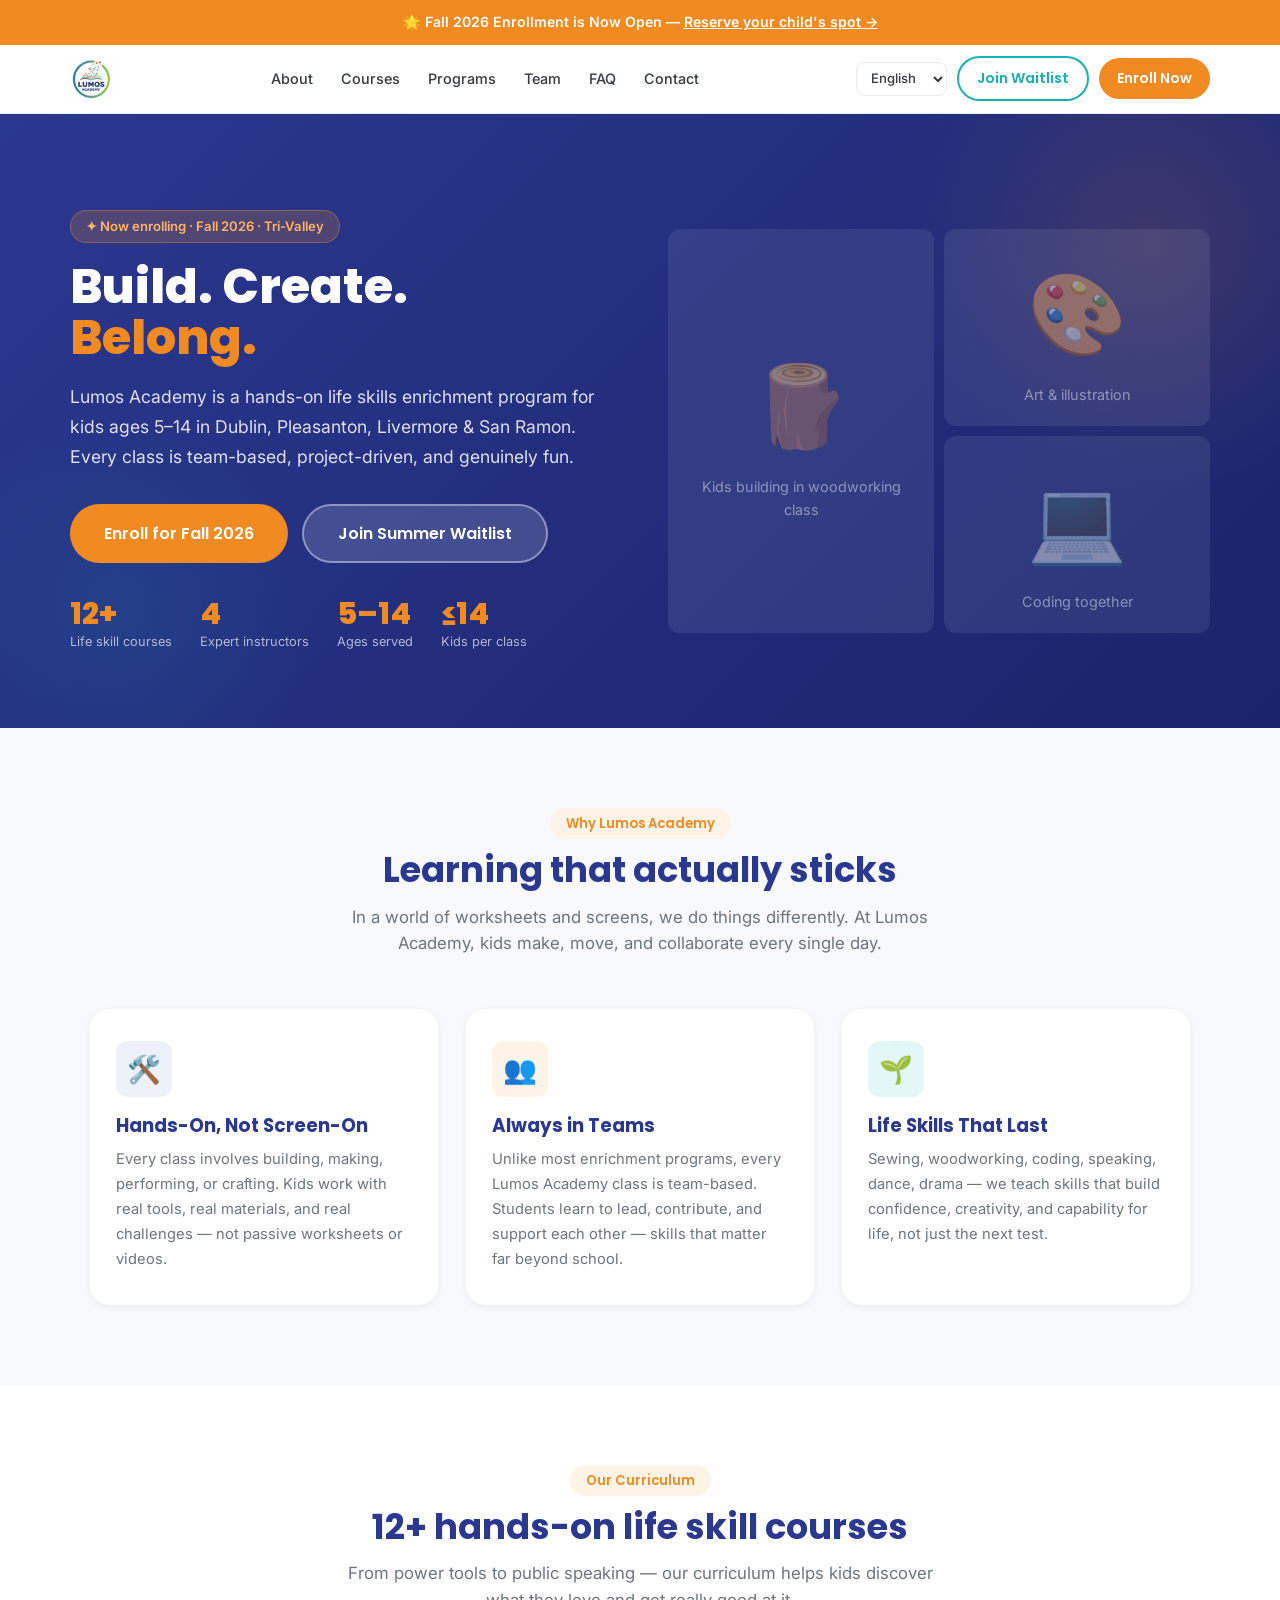
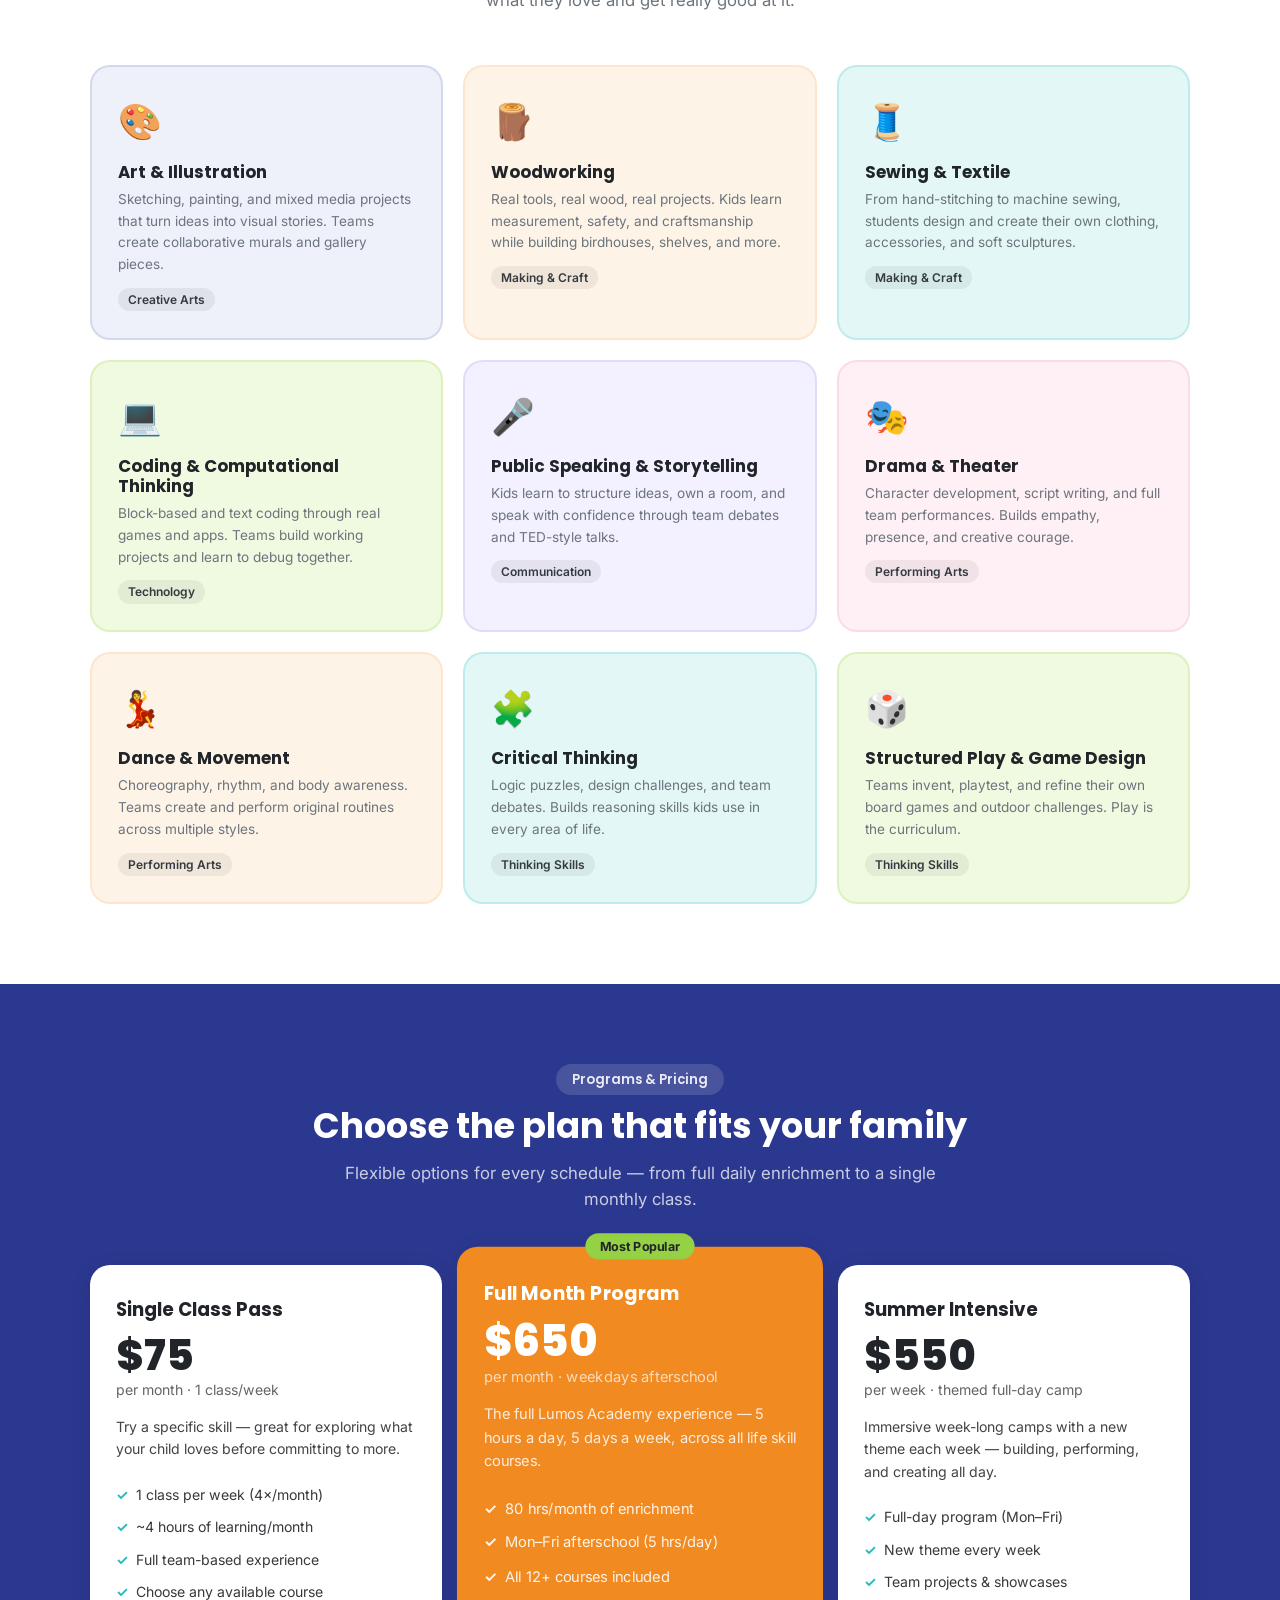
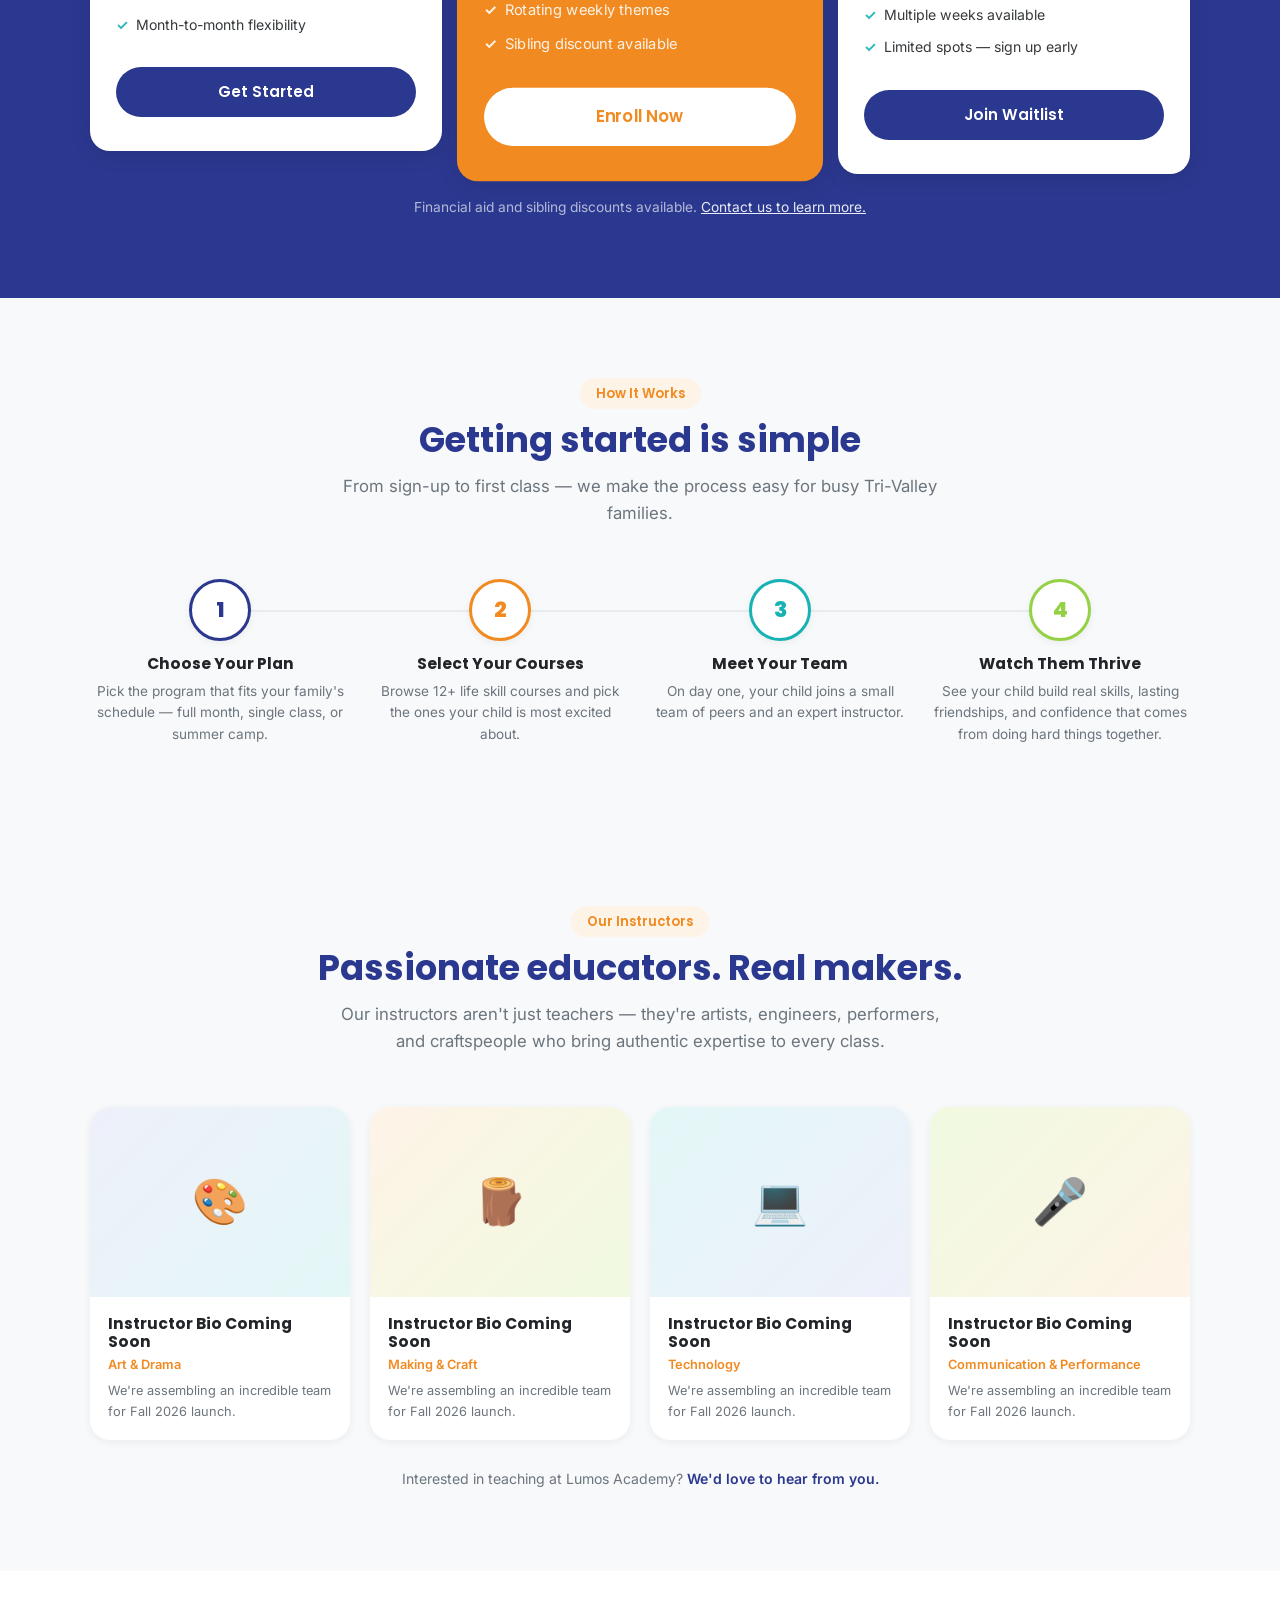
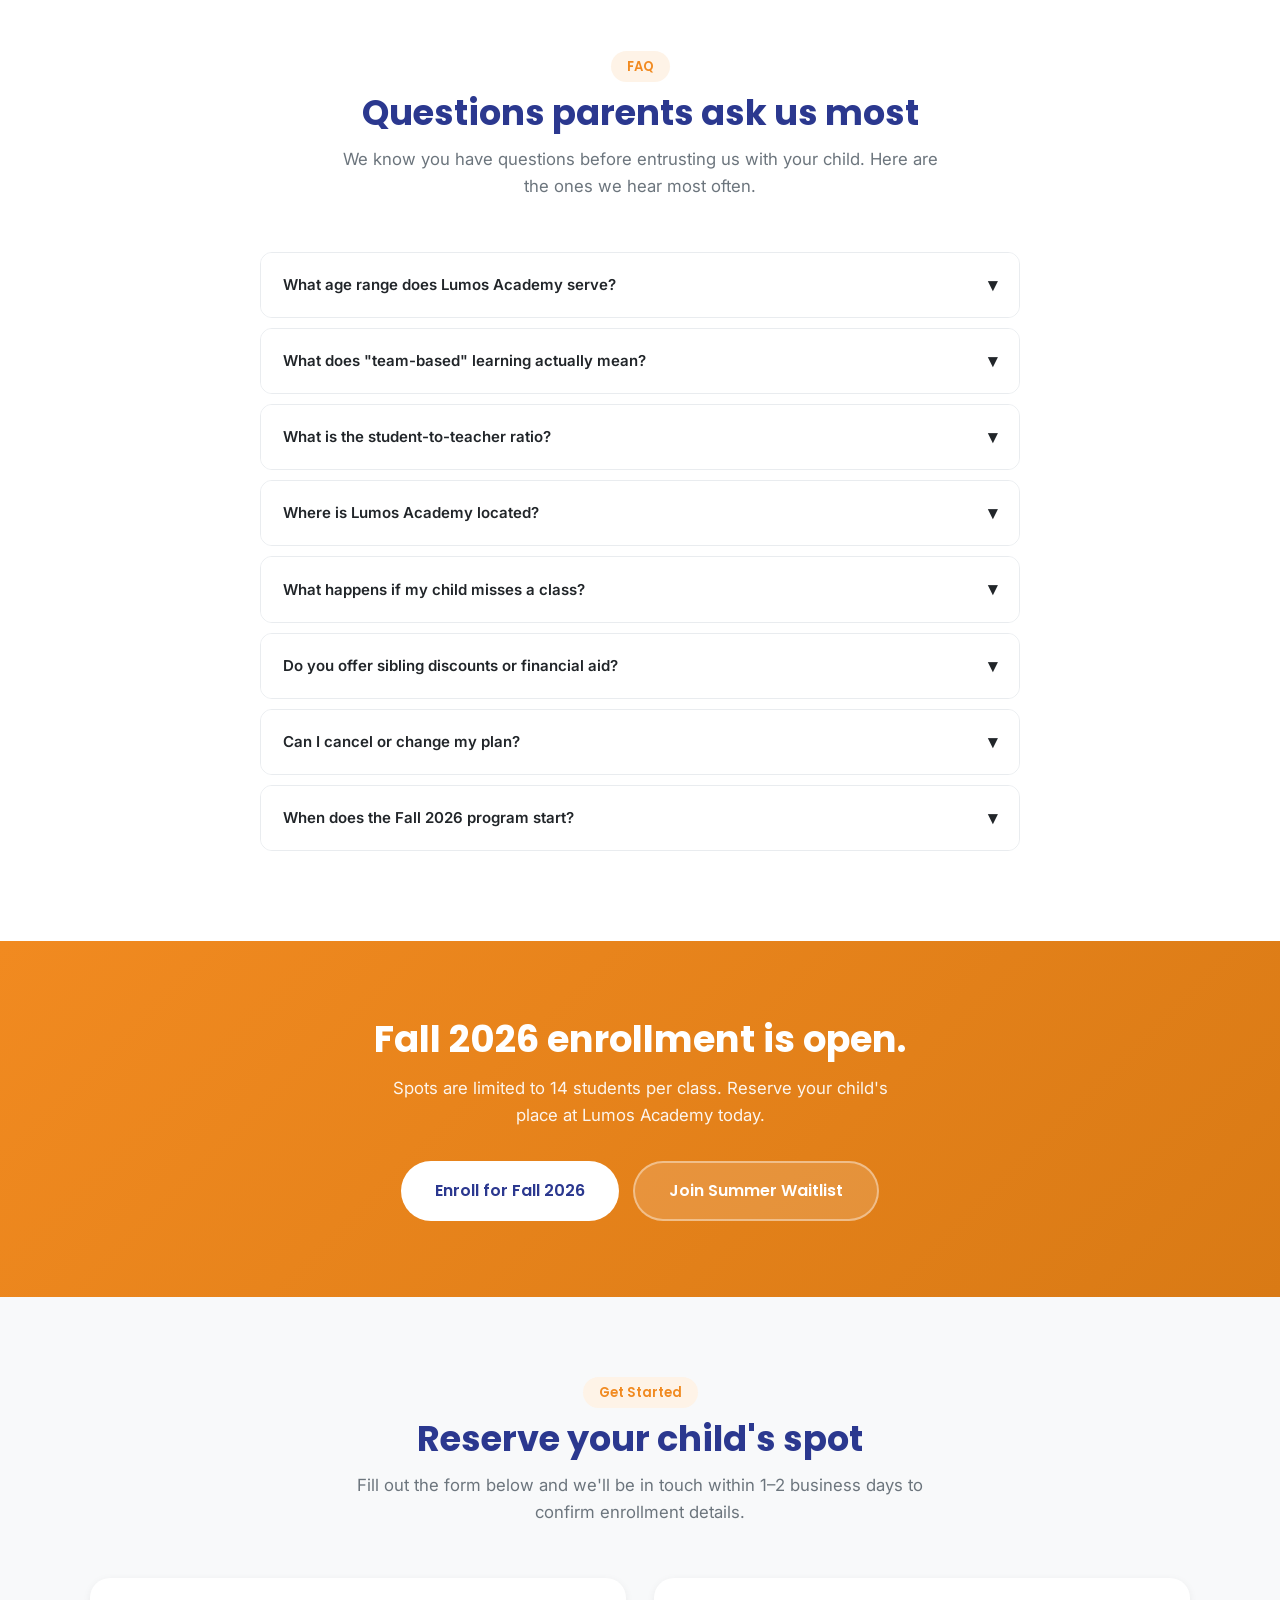
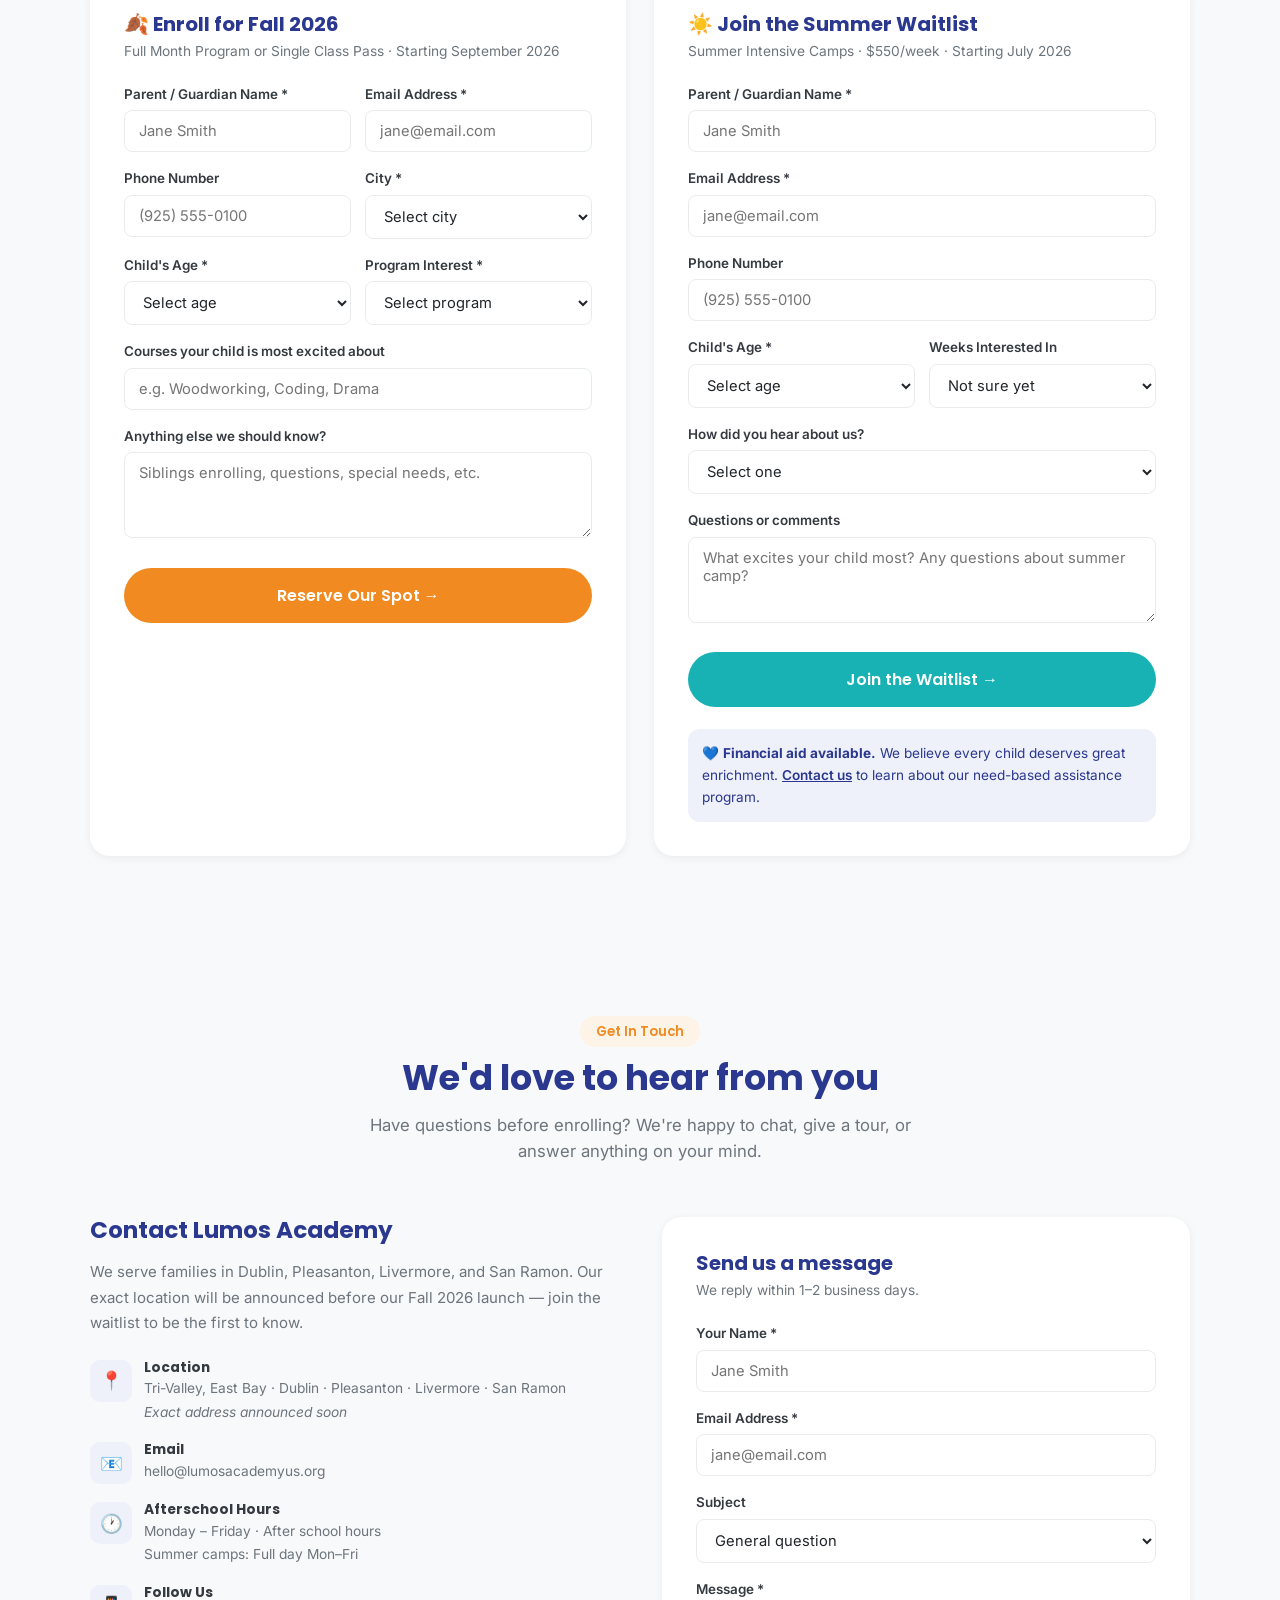
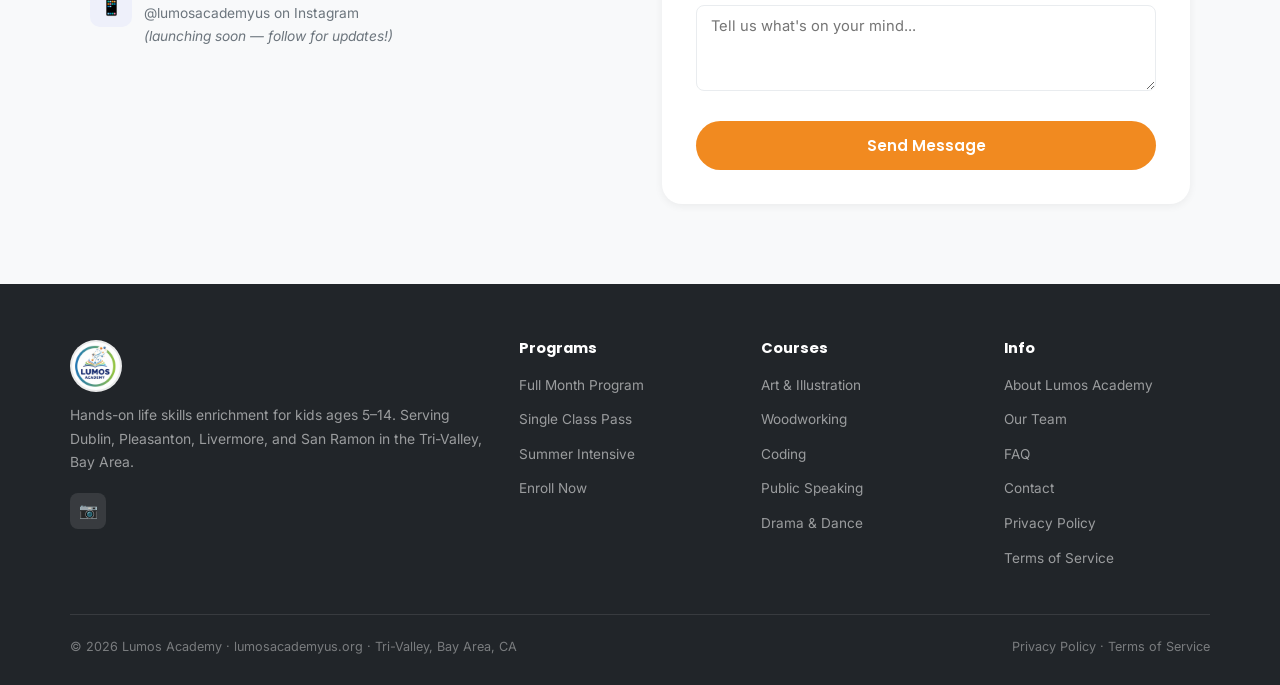
<file: index.html>
<!DOCTYPE html>
<html lang="en">
<head>
  <meta charset="UTF-8">
  <meta name="viewport" content="width=device-width, initial-scale=1.0">
  <!--
    CONTENT NOTE — All user-facing text for this site lives in
    /content/<lang>.json (e.g. content/en.json, content/es.json).
    Edit those files to change copy. The renderer in js/render.js
    builds the DOM from them; this file is just a skeleton.
  -->
  <title>Lumos Academy — Create -> Build -> Belong </title>
  <meta name="description" content="Lumos Academy is a hands-on life skills enrichment program for kids aged between 5–14 years. We service Dublin, Pleasanton, Livermore, and San Ramon communities. Our Afterschool Program and summer camps enrich children across physical, cognitive and socio-emtional domains of development.">
  <meta name="keywords" content="kids enrichment Tri-Valley, afterschool programs Dublin CA, life skills kids Bay Area, summer camp Pleasanton, kids classes Livermore, STEAM enrichment San Ramon, Lumos Academy">
  <meta name="author" content="Lumos Academy">
  <meta name="robots" content="index, follow">
  <link rel="canonical" href="https://lumosacademyus.org/">

  <!-- Favicon -->
  <link rel="icon" type="image/svg+xml" href="assets/favicon.svg">
  <link rel="apple-touch-icon" href="assets/logo.jpeg">

  <!-- Open Graph -->
  <meta property="og:type"        content="website">
  <meta property="og:url"         content="https://lumosacademyus.org/">
  <meta property="og:site_name"   content="Lumos Academy">
  <meta property="og:locale"      content="en_US">
  <meta property="og:title"       content="">
  <meta property="og:description" content="">
  <meta property="og:image"       content="https://lumosacademyus.org/assets/og-image.jpg">
  <meta property="og:image:width"  content="1200">
  <meta property="og:image:height" content="630">
  <meta property="og:image:alt"   content="">

  <!-- Twitter Card -->
  <meta name="twitter:card"        content="summary_large_image">
  <meta name="twitter:title"       content="">
  <meta name="twitter:description" content="">
  <meta name="twitter:image"       content="https://lumosacademyus.org/assets/og-image.jpg">

  <!-- JSON-LD Structured Data (language-agnostic facts) -->
  <script type="application/ld+json">
  {
    "@context": "https://schema.org",
    "@type": "EducationalOrganization",
    "name": "Lumos Academy",
    "alternateName": "LAC",
    "url": "https://lumosacademyus.org",
    "logo": "https://lumosacademyus.org/assets/logo.jpeg",
    "description": "Hands-on life skills enrichment for kids between ages 5–14 in the Tri-Valley, Bay Area. Programs in art, woodworking, sewing, coding, public speaking, drama, dance, and critical thinking.",
    "email": "hello@lumosacademyus.org",
    "sameAs": ["https://www.instagram.com/lumosacademyus"],
    "areaServed": [
      { "@type": "City", "name": "Dublin",     "containedInPlace": { "@type": "State", "name": "California" } },
      { "@type": "City", "name": "Pleasanton", "containedInPlace": { "@type": "State", "name": "California" } },
      { "@type": "City", "name": "Livermore",  "containedInPlace": { "@type": "State", "name": "California" } },
      { "@type": "City", "name": "San Ramon",  "containedInPlace": { "@type": "State", "name": "California" } }
    ],
    "audience": { "@type": "Audience", "audienceType": "Children ages 5–14" },
    "hasOfferCatalog": {
      "@type": "OfferCatalog",
      "name": "Lumos Academy Programs",
      "itemListElement": [
        { "@type": "Offer", "itemOffered": { "@type": "Course", "name": "Full Month Enrichment Program", "description": "Unlimited access to all weekly sessions — 3 days/week, 2 hours each." }, "price": "650", "priceCurrency": "USD", "priceSpecification": { "@type": "UnitPriceSpecification", "unitText": "month" } },
        { "@type": "Offer", "itemOffered": { "@type": "Course", "name": "Single Class Pass",             "description": "One class per week, one subject — perfect for a focused skill-builder." },       "price": "75",  "priceCurrency": "USD", "priceSpecification": { "@type": "UnitPriceSpecification", "unitText": "month" } },
        { "@type": "Offer", "itemOffered": { "@type": "Course", "name": "Summer Intensive Camp",         "description": "Full-day immersive camp weeks — multiple tracks, hands-on projects." },          "price": "550", "priceCurrency": "USD", "priceSpecification": { "@type": "UnitPriceSpecification", "unitText": "week" } }
      ]
    }
  }
  </script>

  <!-- Fonts -->
  <link rel="preconnect" href="https://fonts.googleapis.com">
  <link rel="preconnect" href="https://fonts.gstatic.com" crossorigin>
  <link href="https://fonts.googleapis.com/css2?family=Poppins:wght@400;500;600;700;800&family=Inter:wght@400;500;600&display=swap" rel="stylesheet">

  <!-- Styles -->
  <link rel="stylesheet" href="css/main.css">
</head>
<body>

<!-- Rendered content goes here — see js/render.js -->
<div id="app"></div>

<noscript>
  <div style="padding:24px;text-align:center;font-family:sans-serif;">
    Lumos Academy requires JavaScript. Please enable it to view our programs,
    or email <a href="mailto:hello@lumosacademyus.org">hello@lumosacademyus.org</a>.
  </div>
</noscript>

<script src="js/render.js"></script>
<script src="js/main.js"></script>

</body>
</html>
</file>
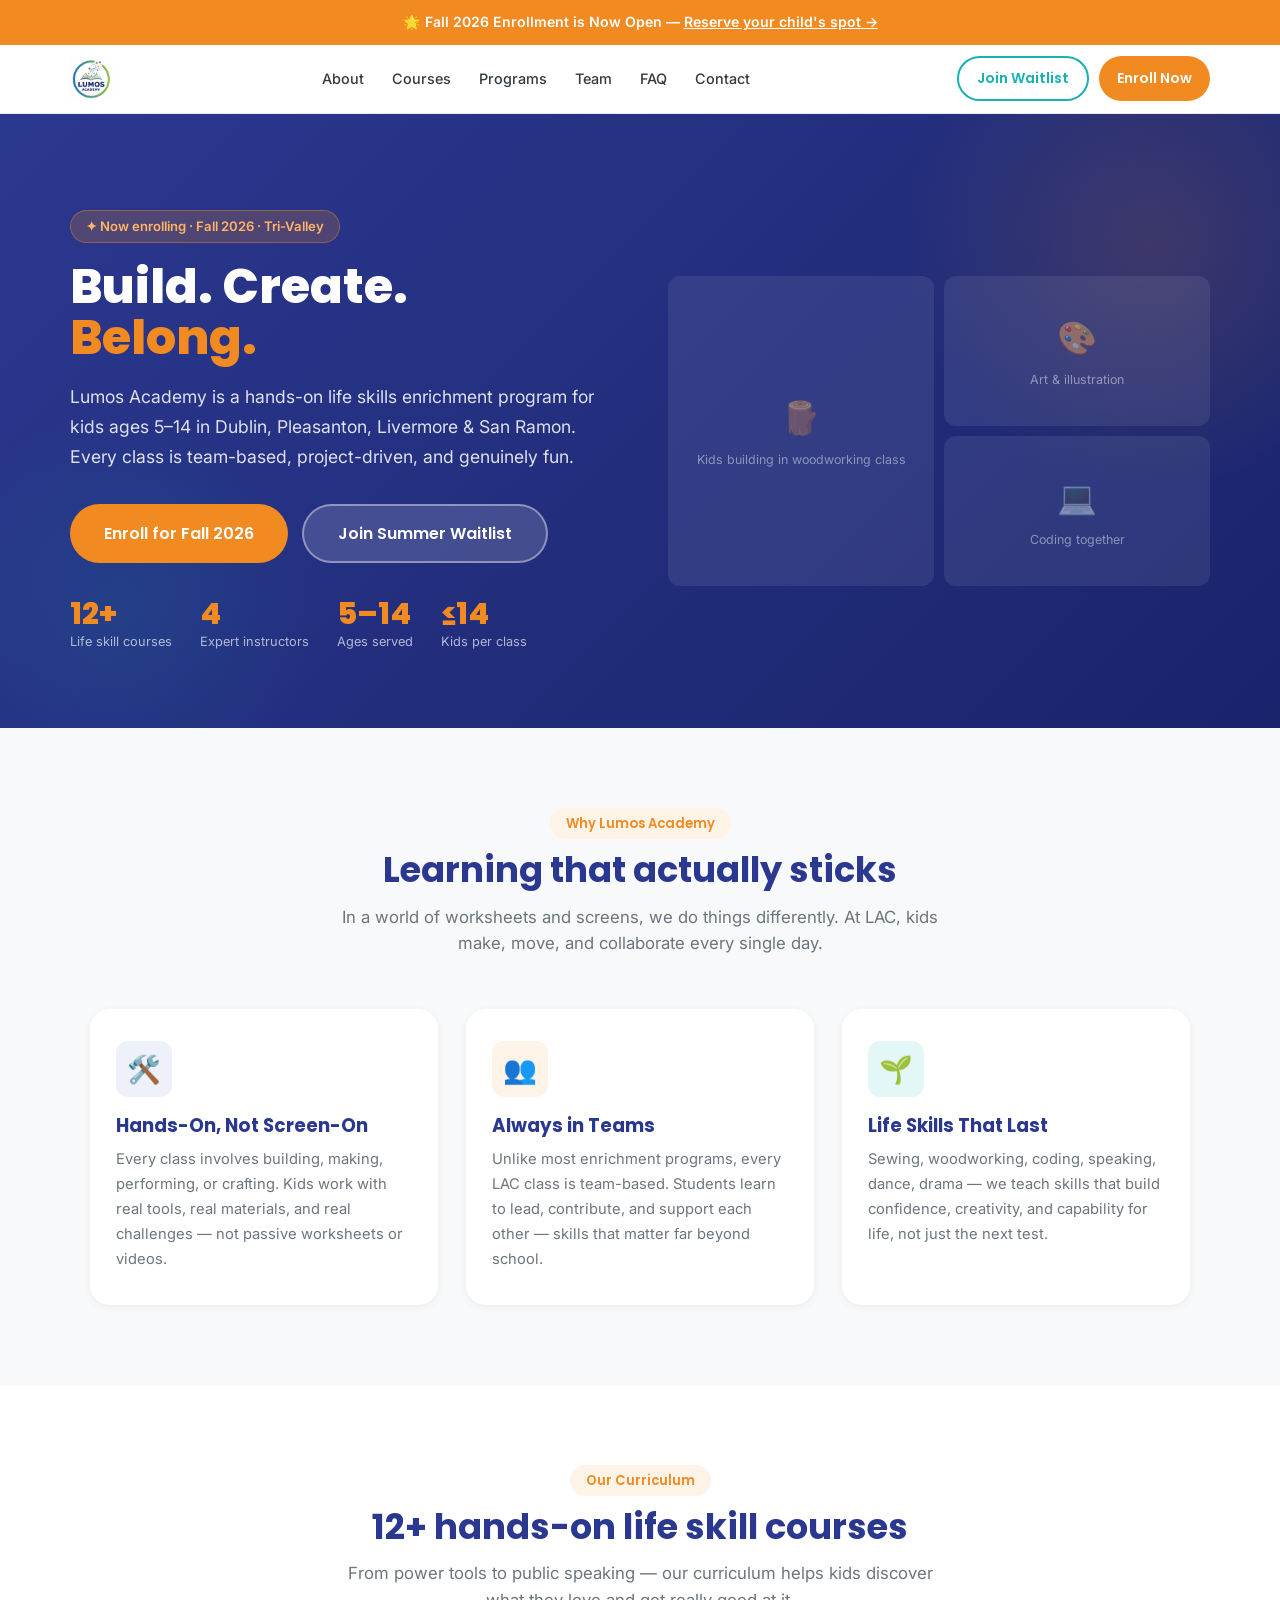
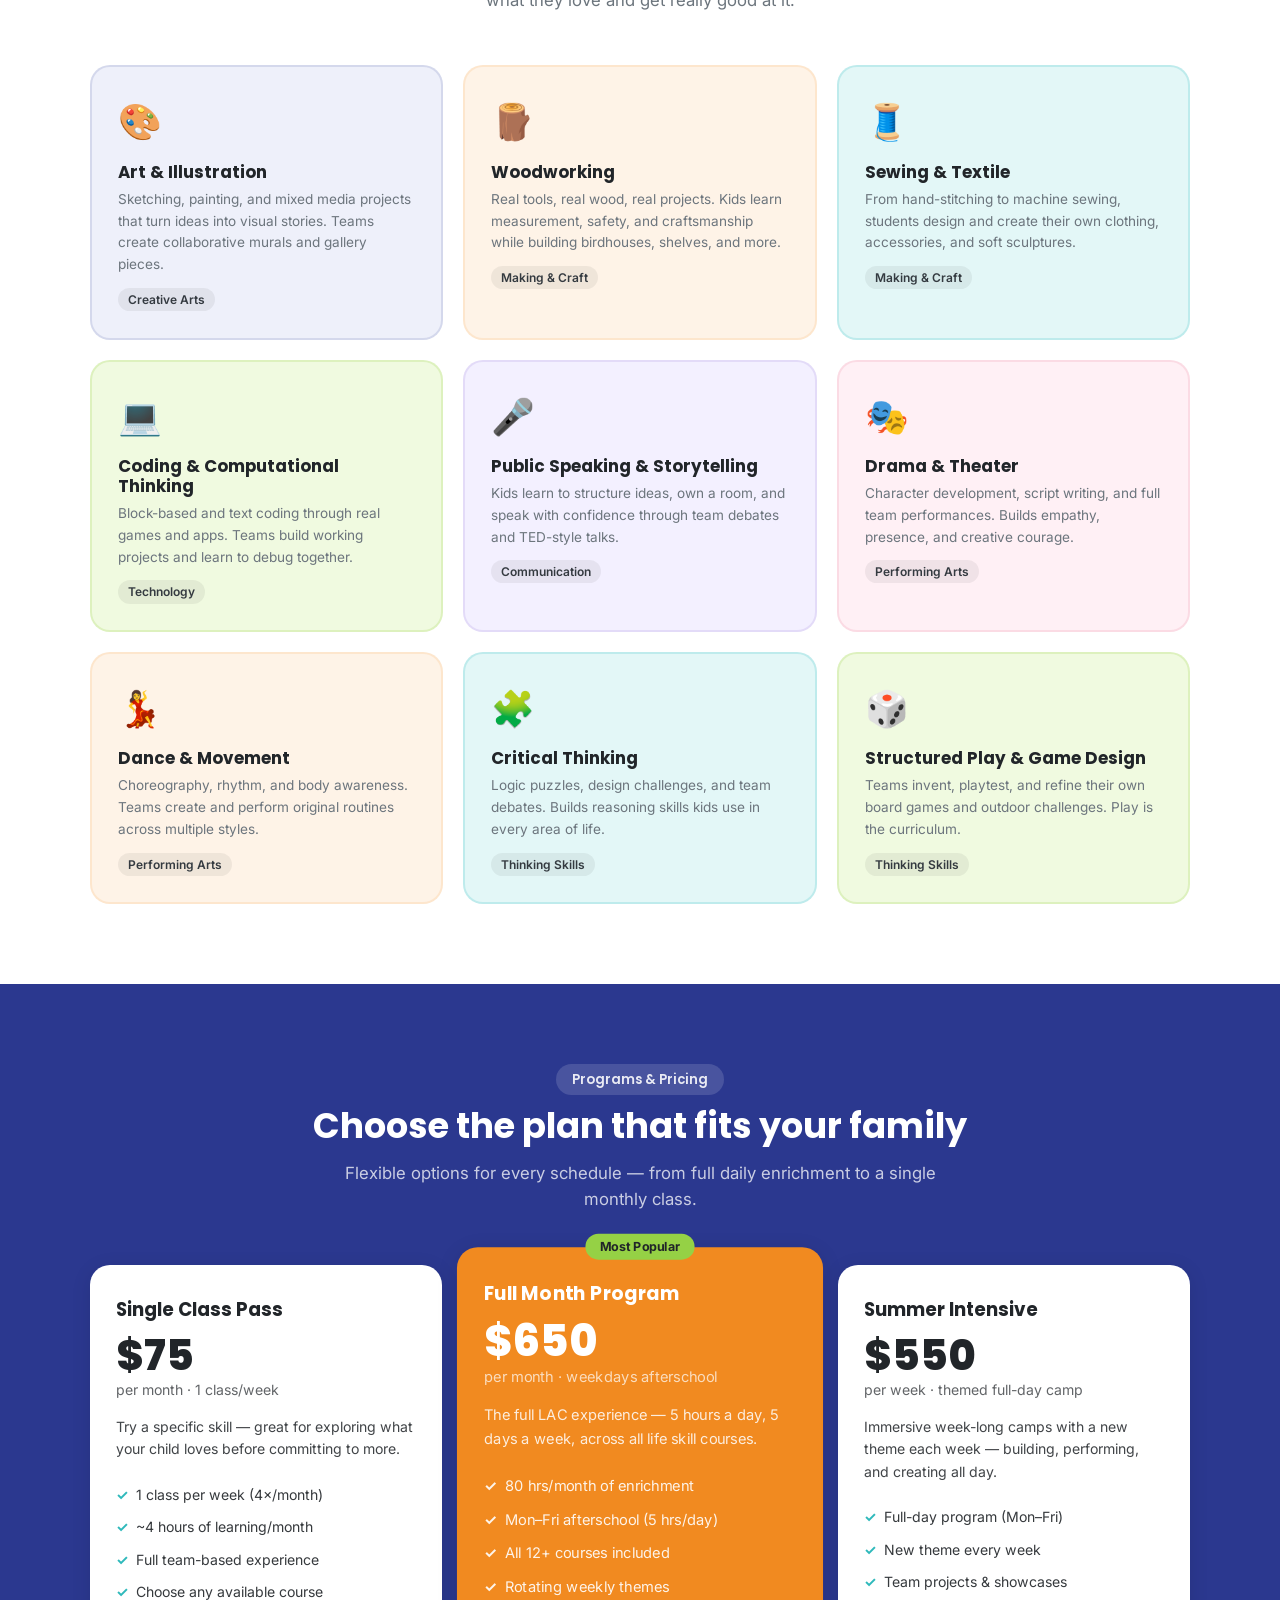
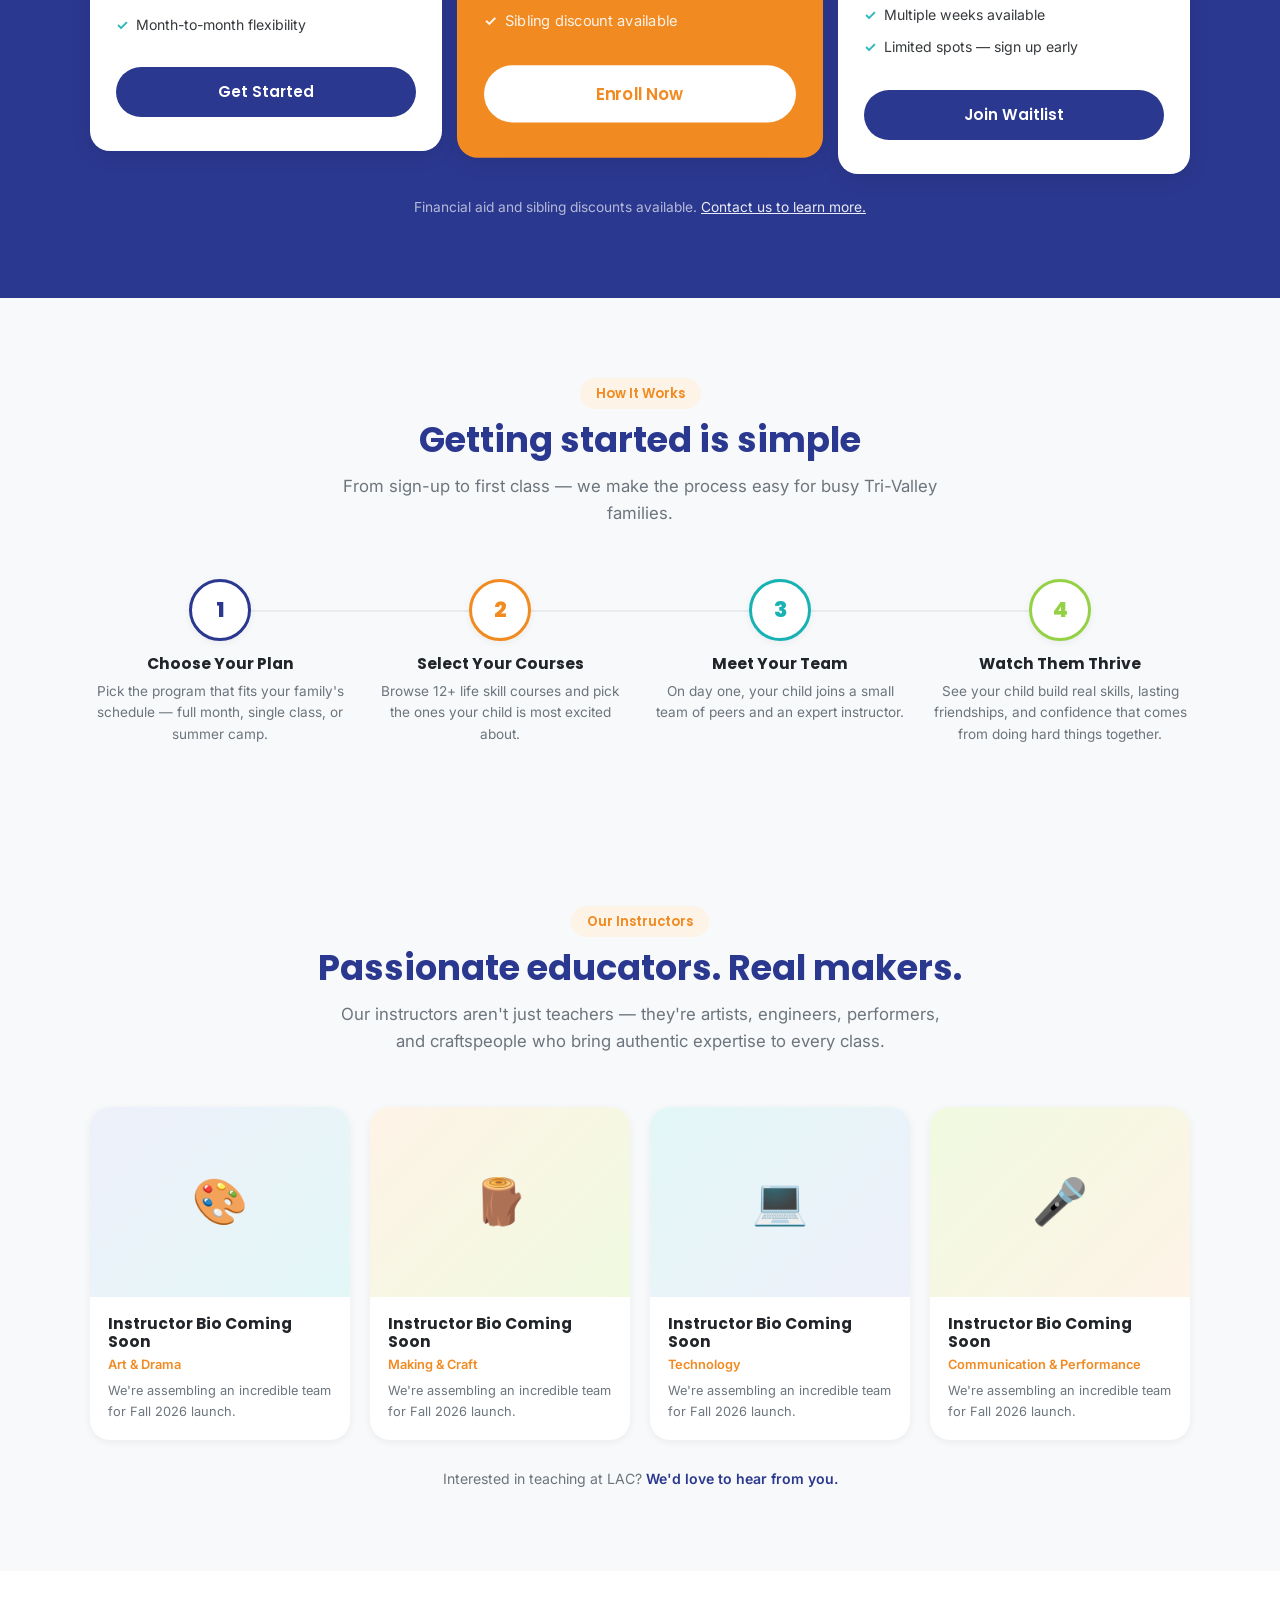
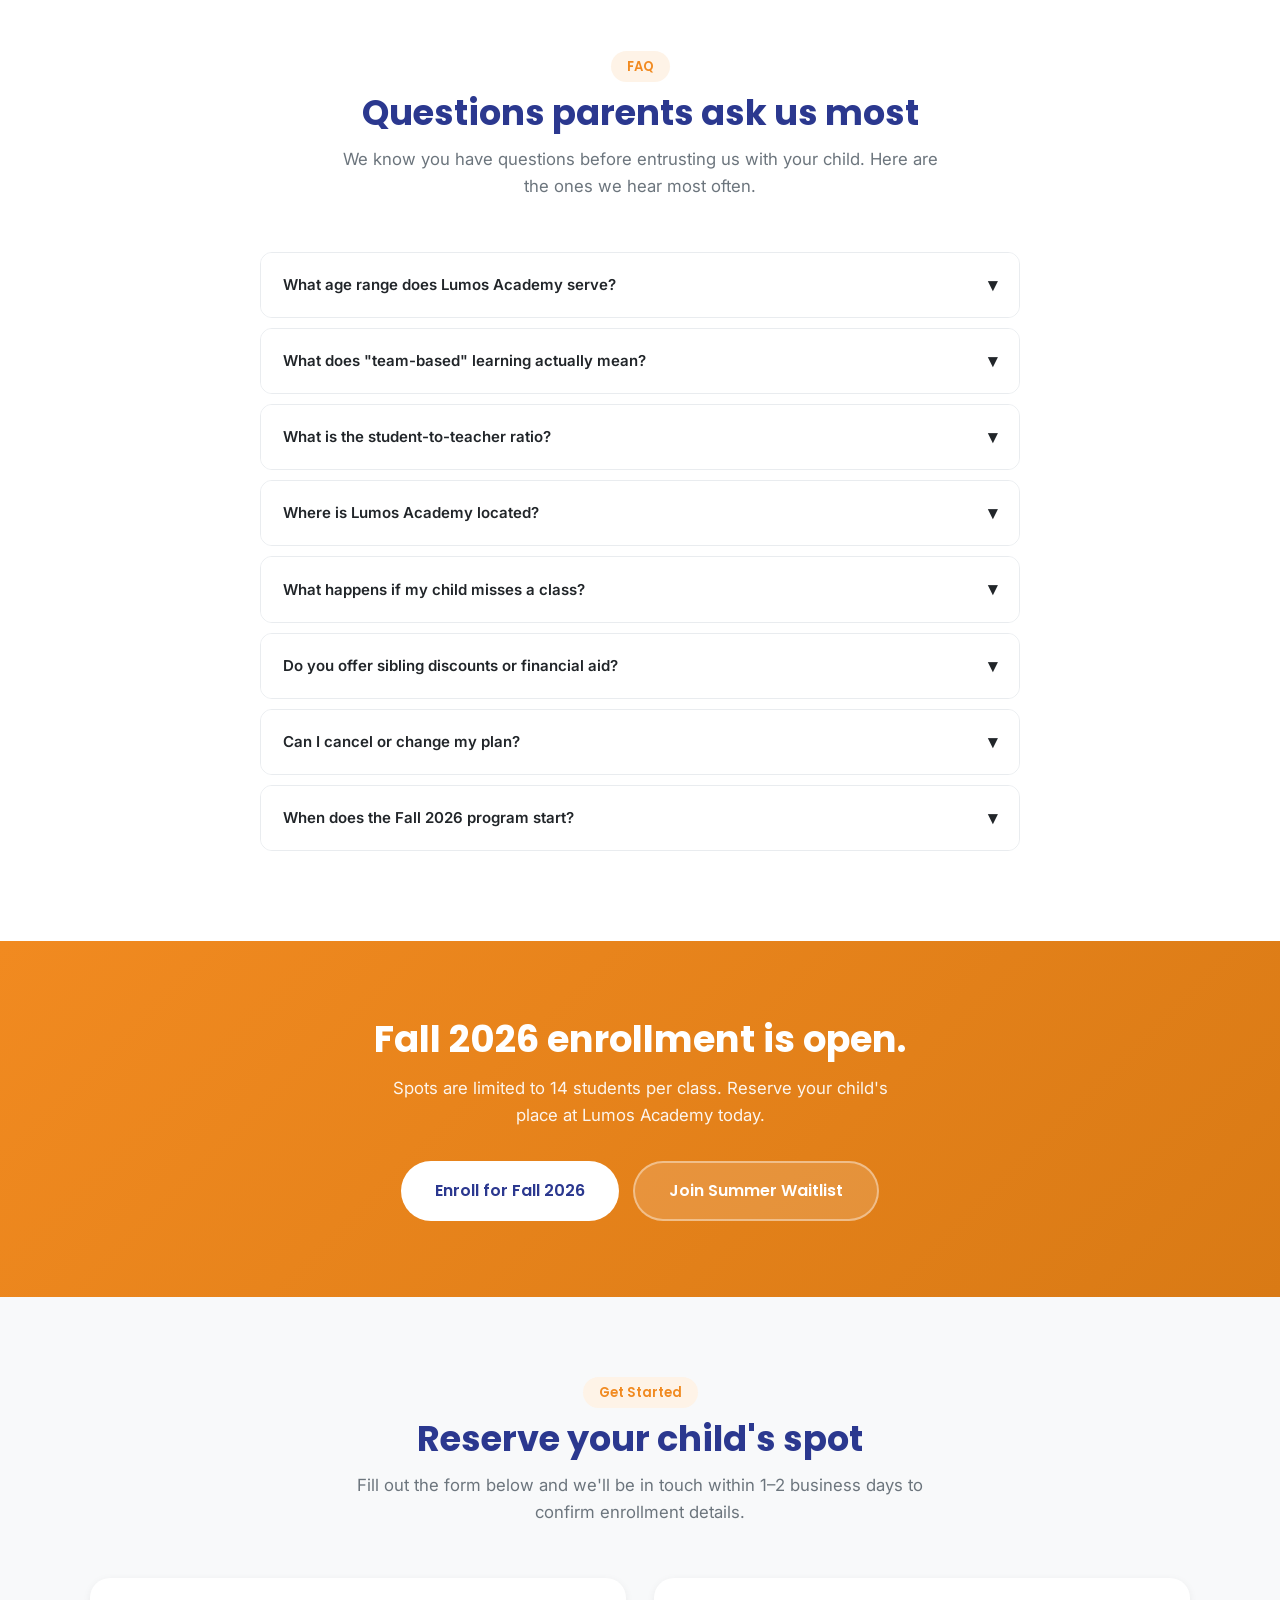
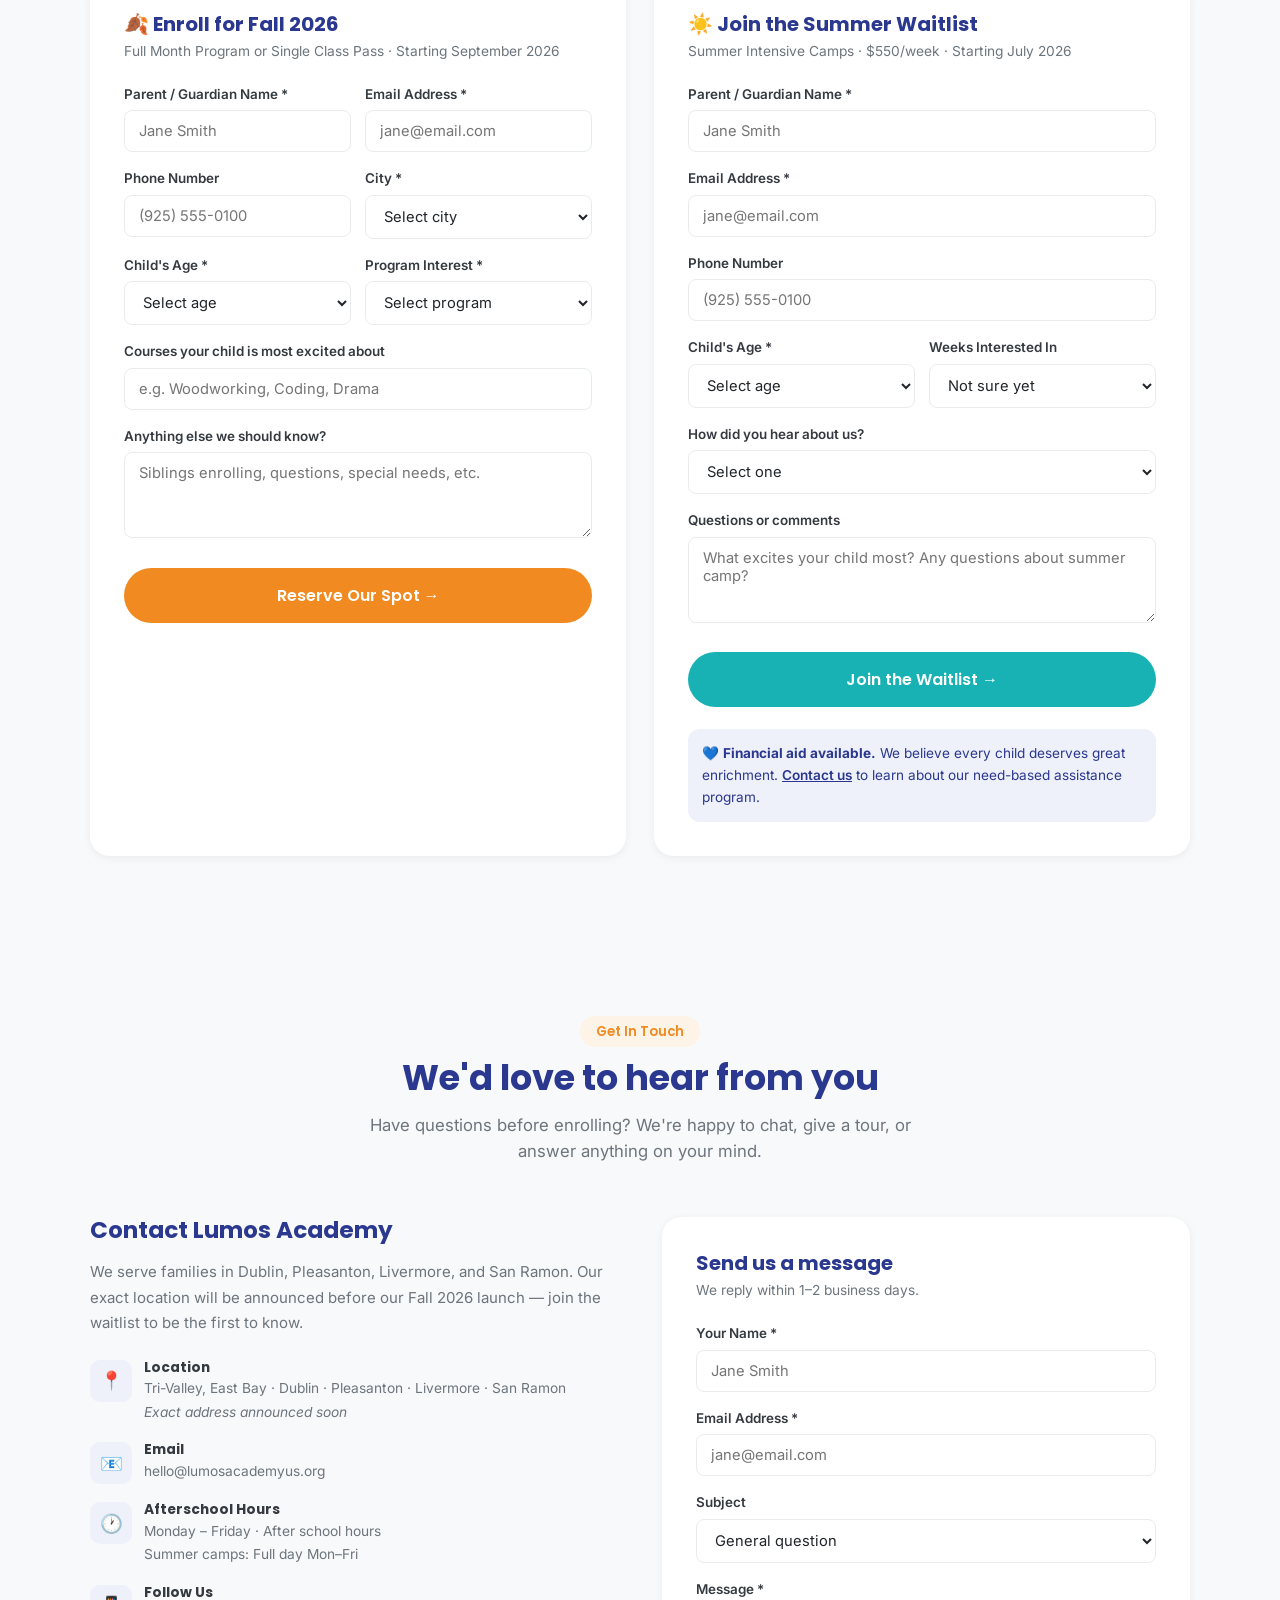
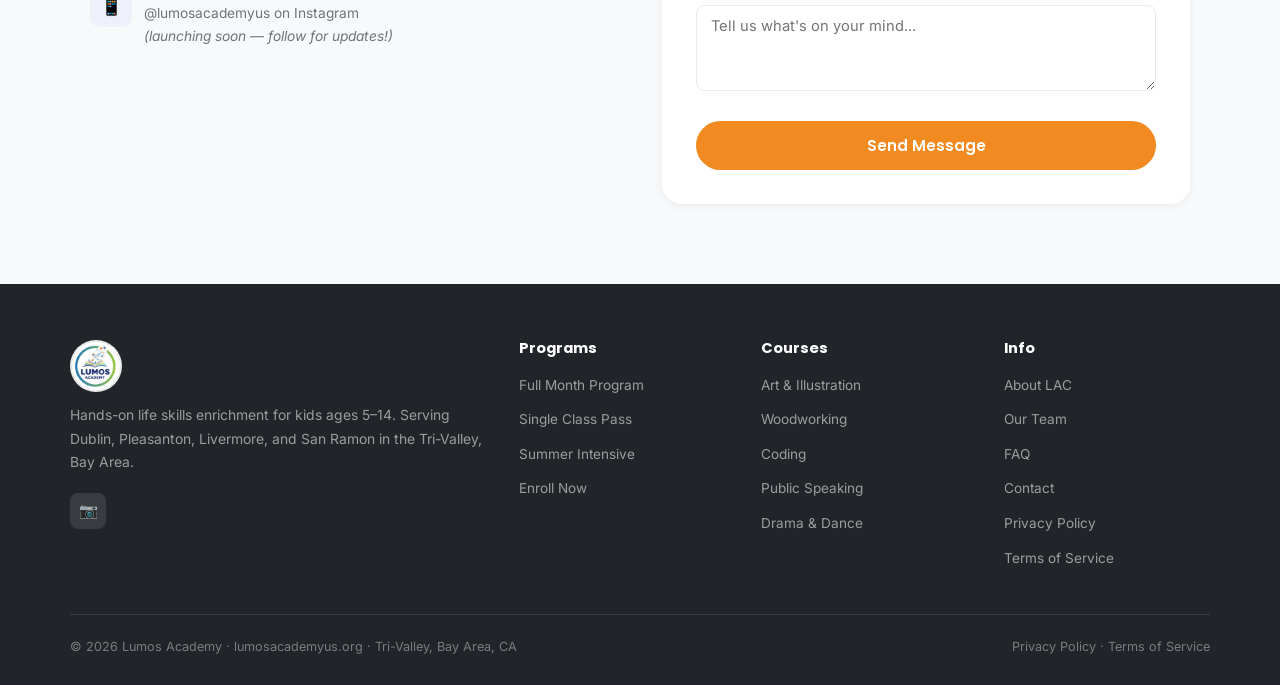
<file: public/index.html>
<!DOCTYPE html>
<html lang="en">
<head>
  <meta charset="UTF-8">
  <meta name="viewport" content="width=device-width, initial-scale=1.0">
  <title>Lumos Academy — Build. Create. Belong.</title>
  <meta name="description" content="Lumos Academy offers hands-on life skills enrichment for kids ages 5–14 in Dublin, Pleasanton, Livermore, and San Ramon. Afterschool programs and summer camps.">

  <!-- Fonts -->
  <link rel="preconnect" href="https://fonts.googleapis.com">
  <link rel="preconnect" href="https://fonts.gstatic.com" crossorigin>
  <link href="https://fonts.googleapis.com/css2?family=Poppins:wght@400;500;600;700;800&family=Inter:wght@400;500;600&display=swap" rel="stylesheet">

  <!-- Styles -->
  <link rel="stylesheet" href="css/main.css">
</head>
<body>

<!-- ── Announcement Bar ─────────────────────────────────────── -->
<div class="ann-bar">
  🌟 Fall 2026 Enrollment is Now Open — <a href="#enroll">Reserve your child's spot →</a>
</div>

<!-- ── Navigation ───────────────────────────────────────────── -->
<nav>
  <div class="nav-i">
    <a href="#home" class="logo">
      <img src="assets/logo.jpeg" alt="Lumos Academy" class="nav-logo">
    </a>
    <ul class="nav-links">
      <li><a href="#about">About</a></li>
      <li><a href="#courses">Courses</a></li>
      <li><a href="#programs">Programs</a></li>
      <li><a href="#team">Team</a></li>
      <li><a href="#faq">FAQ</a></li>
      <li><a href="#contact">Contact</a></li>
    </ul>
    <div class="nav-cta">
      <a href="#enroll" class="btn btn-outline" style="padding:9px 18px;font-size:.88rem;">Join Waitlist</a>
      <a href="#enroll" class="btn btn-primary" style="padding:9px 18px;font-size:.88rem;">Enroll Now</a>
    </div>
    <div class="hamburger" id="ham" onclick="toggleMenu()">
      <span></span><span></span><span></span>
    </div>
  </div>
</nav>

<!-- ── Mobile Menu ──────────────────────────────────────────── -->
<div class="mob-menu" id="mobMenu">
  <ul>
    <li><a href="#about"    onclick="closeMenu()">About</a></li>
    <li><a href="#courses"  onclick="closeMenu()">Courses</a></li>
    <li><a href="#programs" onclick="closeMenu()">Programs</a></li>
    <li><a href="#team"     onclick="closeMenu()">Team</a></li>
    <li><a href="#faq"      onclick="closeMenu()">FAQ</a></li>
    <li><a href="#contact"  onclick="closeMenu()">Contact</a></li>
  </ul>
  <a href="#enroll" class="btn btn-primary" style="width:100%;" onclick="closeMenu()">Enroll for Fall 2026</a>
</div>

<!-- ── Hero ─────────────────────────────────────────────────── -->
<section class="hero" id="home">
  <div class="hero-i">
    <div>
      <div class="hero-badge">✦ Now enrolling · Fall 2026 · Tri-Valley</div>
      <h1>Build. Create.<br><span>Belong.</span></h1>
      <p>Lumos Academy is a hands-on life skills enrichment program for kids ages 5–14 in Dublin, Pleasanton, Livermore &amp; San Ramon. Every class is team-based, project-driven, and genuinely fun.</p>
      <div class="hero-btns">
        <a href="#enroll" class="btn btn-primary btn-lg">Enroll for Fall 2026</a>
        <a href="#enroll" class="btn btn-ghost  btn-lg">Join Summer Waitlist</a>
      </div>
      <div class="hero-stats">
        <div><div class="hs-num">12+</div><div class="hs-lbl">Life skill courses</div></div>
        <div><div class="hs-num">4</div>  <div class="hs-lbl">Expert instructors</div></div>
        <div><div class="hs-num">5–14</div><div class="hs-lbl">Ages served</div></div>
        <div><div class="hs-num">≤14</div><div class="hs-lbl">Kids per class</div></div>
      </div>
    </div>
    <div class="hero-img">
      <div class="hero-img-grid">
        <div class="hero-img-box">
          <div class="hero-ph"><span class="ico">🪵</span>Kids building in woodworking class</div>
        </div>
        <div class="hero-img-box">
          <div class="hero-ph"><span class="ico">🎨</span>Art &amp; illustration</div>
        </div>
        <div class="hero-img-box">
          <div class="hero-ph"><span class="ico">💻</span>Coding together</div>
        </div>
      </div>
    </div>
  </div>
</section>

<!-- ── Differentiators ──────────────────────────────────────── -->
<section class="diff-sec" id="about">
  <div class="container">
    <div class="sec-head">
      <div class="badge">Why Lumos Academy</div>
      <h2>Learning that actually sticks</h2>
      <p>In a world of worksheets and screens, we do things differently. At LAC, kids make, move, and collaborate every single day.</p>
    </div>
    <div class="diff-grid">
      <div class="diff-card">
        <div class="diff-ic">🛠️</div>
        <h3>Hands-On, Not Screen-On</h3>
        <p>Every class involves building, making, performing, or crafting. Kids work with real tools, real materials, and real challenges — not passive worksheets or videos.</p>
      </div>
      <div class="diff-card">
        <div class="diff-ic">👥</div>
        <h3>Always in Teams</h3>
        <p>Unlike most enrichment programs, every LAC class is team-based. Students learn to lead, contribute, and support each other — skills that matter far beyond school.</p>
      </div>
      <div class="diff-card">
        <div class="diff-ic">🌱</div>
        <h3>Life Skills That Last</h3>
        <p>Sewing, woodworking, coding, speaking, dance, drama — we teach skills that build confidence, creativity, and capability for life, not just the next test.</p>
      </div>
    </div>
  </div>
</section>

<!-- ── Courses ───────────────────────────────────────────────── -->
<section id="courses">
  <div class="container">
    <div class="sec-head">
      <div class="badge">Our Curriculum</div>
      <h2>12+ hands-on life skill courses</h2>
      <p>From power tools to public speaking — our curriculum helps kids discover what they love and get really good at it.</p>
    </div>
    <div class="courses-grid">
      <div class="cc blue">
        <div class="cc-emo">🎨</div>
        <h3>Art &amp; Illustration</h3>
        <p>Sketching, painting, and mixed media projects that turn ideas into visual stories. Teams create collaborative murals and gallery pieces.</p>
        <span class="cc-tag">Creative Arts</span>
      </div>
      <div class="cc orange">
        <div class="cc-emo">🪵</div>
        <h3>Woodworking</h3>
        <p>Real tools, real wood, real projects. Kids learn measurement, safety, and craftsmanship while building birdhouses, shelves, and more.</p>
        <span class="cc-tag">Making &amp; Craft</span>
      </div>
      <div class="cc teal">
        <div class="cc-emo">🧵</div>
        <h3>Sewing &amp; Textile</h3>
        <p>From hand-stitching to machine sewing, students design and create their own clothing, accessories, and soft sculptures.</p>
        <span class="cc-tag">Making &amp; Craft</span>
      </div>
      <div class="cc green">
        <div class="cc-emo">💻</div>
        <h3>Coding &amp; Computational Thinking</h3>
        <p>Block-based and text coding through real games and apps. Teams build working projects and learn to debug together.</p>
        <span class="cc-tag">Technology</span>
      </div>
      <div class="cc purple">
        <div class="cc-emo">🎤</div>
        <h3>Public Speaking &amp; Storytelling</h3>
        <p>Kids learn to structure ideas, own a room, and speak with confidence through team debates and TED-style talks.</p>
        <span class="cc-tag">Communication</span>
      </div>
      <div class="cc pink">
        <div class="cc-emo">🎭</div>
        <h3>Drama &amp; Theater</h3>
        <p>Character development, script writing, and full team performances. Builds empathy, presence, and creative courage.</p>
        <span class="cc-tag">Performing Arts</span>
      </div>
      <div class="cc orange">
        <div class="cc-emo">💃</div>
        <h3>Dance &amp; Movement</h3>
        <p>Choreography, rhythm, and body awareness. Teams create and perform original routines across multiple styles.</p>
        <span class="cc-tag">Performing Arts</span>
      </div>
      <div class="cc teal">
        <div class="cc-emo">🧩</div>
        <h3>Critical Thinking</h3>
        <p>Logic puzzles, design challenges, and team debates. Builds reasoning skills kids use in every area of life.</p>
        <span class="cc-tag">Thinking Skills</span>
      </div>
      <div class="cc green">
        <div class="cc-emo">🎲</div>
        <h3>Structured Play &amp; Game Design</h3>
        <p>Teams invent, playtest, and refine their own board games and outdoor challenges. Play is the curriculum.</p>
        <span class="cc-tag">Thinking Skills</span>
      </div>
    </div>
  </div>
</section>

<!-- ── Programs / Pricing ────────────────────────────────────── -->
<section class="pricing-sec" id="programs">
  <div class="container">
    <div class="sec-head">
      <div class="badge" style="background:rgba(255,255,255,.14);color:rgba(255,255,255,.88);">Programs &amp; Pricing</div>
      <h2>Choose the plan that fits your family</h2>
      <p>Flexible options for every schedule — from full daily enrichment to a single monthly class.</p>
    </div>
    <div class="pricing-grid">

      <div class="pc">
        <h3>Single Class Pass</h3>
        <div class="pc-price">$75</div>
        <div class="pc-per">per month · 1 class/week</div>
        <div class="pc-desc">Try a specific skill — great for exploring what your child loves before committing to more.</div>
        <ul class="pc-feats">
          <li>1 class per week (4×/month)</li>
          <li>~4 hours of learning/month</li>
          <li>Full team-based experience</li>
          <li>Choose any available course</li>
          <li>Month-to-month flexibility</li>
        </ul>
        <a href="#enroll" class="btn btn-primary">Get Started</a>
      </div>

      <div class="pc feat">
        <div class="pc-badge">Most Popular</div>
        <h3>Full Month Program</h3>
        <div class="pc-price">$650</div>
        <div class="pc-per">per month · weekdays afterschool</div>
        <div class="pc-desc">The full LAC experience — 5 hours a day, 5 days a week, across all life skill courses.</div>
        <ul class="pc-feats">
          <li>80 hrs/month of enrichment</li>
          <li>Mon–Fri afterschool (5 hrs/day)</li>
          <li>All 12+ courses included</li>
          <li>Rotating weekly themes</li>
          <li>Sibling discount available</li>
        </ul>
        <a href="#enroll" class="btn btn-lg">Enroll Now</a>
      </div>

      <div class="pc">
        <h3>Summer Intensive</h3>
        <div class="pc-price">$550</div>
        <div class="pc-per">per week · themed full-day camp</div>
        <div class="pc-desc">Immersive week-long camps with a new theme each week — building, performing, and creating all day.</div>
        <ul class="pc-feats">
          <li>Full-day program (Mon–Fri)</li>
          <li>New theme every week</li>
          <li>Team projects &amp; showcases</li>
          <li>Multiple weeks available</li>
          <li>Limited spots — sign up early</li>
        </ul>
        <a href="#enroll" class="btn btn-primary">Join Waitlist</a>
      </div>

    </div>
    <p class="pricing-note">Financial aid and sibling discounts available. <a href="#contact">Contact us to learn more.</a></p>
  </div>
</section>

<!-- ── How It Works ──────────────────────────────────────────── -->
<section class="hiw-sec" id="how-it-works">
  <div class="container">
    <div class="sec-head">
      <div class="badge">How It Works</div>
      <h2>Getting started is simple</h2>
      <p>From sign-up to first class — we make the process easy for busy Tri-Valley families.</p>
    </div>
    <div class="steps-grid">
      <div class="step">
        <div class="step-n">1</div>
        <h3>Choose Your Plan</h3>
        <p>Pick the program that fits your family's schedule — full month, single class, or summer camp.</p>
      </div>
      <div class="step">
        <div class="step-n">2</div>
        <h3>Select Your Courses</h3>
        <p>Browse 12+ life skill courses and pick the ones your child is most excited about.</p>
      </div>
      <div class="step">
        <div class="step-n">3</div>
        <h3>Meet Your Team</h3>
        <p>On day one, your child joins a small team of peers and an expert instructor.</p>
      </div>
      <div class="step">
        <div class="step-n">4</div>
        <h3>Watch Them Thrive</h3>
        <p>See your child build real skills, lasting friendships, and confidence that comes from doing hard things together.</p>
      </div>
    </div>
  </div>
</section>

<!-- ── Team ──────────────────────────────────────────────────── -->
<section class="team-sec" id="team">
  <div class="container">
    <div class="sec-head">
      <div class="badge">Our Instructors</div>
      <h2>Passionate educators. Real makers.</h2>
      <p>Our instructors aren't just teachers — they're artists, engineers, performers, and craftspeople who bring authentic expertise to every class.</p>
    </div>
    <div class="team-grid">
      <div class="tc">
        <div class="tc-photo">🎨</div>
        <div class="tc-info">
          <h3>Instructor Bio Coming Soon</h3>
          <div class="tc-role">Art &amp; Drama</div>
          <p>We're assembling an incredible team for Fall 2026 launch.</p>
        </div>
      </div>
      <div class="tc">
        <div class="tc-photo">🪵</div>
        <div class="tc-info">
          <h3>Instructor Bio Coming Soon</h3>
          <div class="tc-role">Making &amp; Craft</div>
          <p>We're assembling an incredible team for Fall 2026 launch.</p>
        </div>
      </div>
      <div class="tc">
        <div class="tc-photo">💻</div>
        <div class="tc-info">
          <h3>Instructor Bio Coming Soon</h3>
          <div class="tc-role">Technology</div>
          <p>We're assembling an incredible team for Fall 2026 launch.</p>
        </div>
      </div>
      <div class="tc">
        <div class="tc-photo">🎤</div>
        <div class="tc-info">
          <h3>Instructor Bio Coming Soon</h3>
          <div class="tc-role">Communication &amp; Performance</div>
          <p>We're assembling an incredible team for Fall 2026 launch.</p>
        </div>
      </div>
    </div>
    <p style="text-align:center;color:var(--gray-600);margin-top:28px;font-size:.88rem;">
      Interested in teaching at LAC? <a href="#contact" style="color:var(--blue);font-weight:600;">We'd love to hear from you.</a>
    </p>
  </div>
</section>

<!-- ── FAQ ───────────────────────────────────────────────────── -->
<section id="faq">
  <div class="container">
    <div class="sec-head">
      <div class="badge">FAQ</div>
      <h2>Questions parents ask us most</h2>
      <p>We know you have questions before entrusting us with your child. Here are the ones we hear most often.</p>
    </div>
    <div class="faq-list">

      <div class="faq-item">
        <div class="faq-q" onclick="toggleFaq(this)">What age range does Lumos Academy serve?<span class="faq-arr">▾</span></div>
        <div class="faq-a">Lumos Academy serves children ages 5–14, covering kindergarten through middle school. Our curriculum is structured by age group so the content and team dynamics are developmentally appropriate for every child.</div>
      </div>

      <div class="faq-item">
        <div class="faq-q" onclick="toggleFaq(this)">What does "team-based" learning actually mean?<span class="faq-arr">▾</span></div>
        <div class="faq-a">Every project at LAC is completed as a team of 4–6 kids. Rather than each child working alone, they divide responsibilities, solve problems together, and share their work as a group. This mirrors how adults work in the real world — and makes learning much more engaging and memorable.</div>
      </div>

      <div class="faq-item">
        <div class="faq-q" onclick="toggleFaq(this)">What is the student-to-teacher ratio?<span class="faq-arr">▾</span></div>
        <div class="faq-a">We maintain a maximum of 14 students per instructor. This ensures every child gets personal attention and that teams are small enough to be genuinely collaborative.</div>
      </div>

      <div class="faq-item">
        <div class="faq-q" onclick="toggleFaq(this)">Where is Lumos Academy located?<span class="faq-arr">▾</span></div>
        <div class="faq-a">Lumos Academy serves the Tri-Valley area, with families from Dublin, Pleasanton, Livermore, and San Ramon. Our exact address will be announced before our Fall 2026 launch. Join our waitlist to be the first to know.</div>
      </div>

      <div class="faq-item">
        <div class="faq-q" onclick="toggleFaq(this)">What happens if my child misses a class?<span class="faq-arr">▾</span></div>
        <div class="faq-a">We understand kids get sick and life happens. We offer one makeup session per month for Full Month Program members. Please contact us at least 24 hours in advance when possible.</div>
      </div>

      <div class="faq-item">
        <div class="faq-q" onclick="toggleFaq(this)">Do you offer sibling discounts or financial aid?<span class="faq-arr">▾</span></div>
        <div class="faq-a">Yes — we offer a sibling discount for families enrolling more than one child, and we have a limited number of need-based financial aid spots for each session. Please contact us directly to discuss what's available.</div>
      </div>

      <div class="faq-item">
        <div class="faq-q" onclick="toggleFaq(this)">Can I cancel or change my plan?<span class="faq-arr">▾</span></div>
        <div class="faq-a">Yes. The Single Class Pass can be paused or cancelled with 5 days' notice before your next billing cycle. The Full Month Program requires 10 days' notice before the next month begins.</div>
      </div>

      <div class="faq-item">
        <div class="faq-q" onclick="toggleFaq(this)">When does the Fall 2026 program start?<span class="faq-arr">▾</span></div>
        <div class="faq-a">We are targeting September 2026, following local school district calendars. Summer intensive camps are planned for July 2026. Exact dates will be emailed to everyone on our waitlist first.</div>
      </div>

    </div>
  </div>
</section>

<!-- ── Enroll CTA Banner ──────────────────────────────────────── -->
<div class="enroll-cta">
  <div class="container">
    <h2>Fall 2026 enrollment is open.</h2>
    <p>Spots are limited to 14 students per class. Reserve your child's place at Lumos Academy today.</p>
    <div class="enroll-btns">
      <a href="#enroll" class="btn btn-white btn-lg">Enroll for Fall 2026</a>
      <a href="#enroll" class="btn btn-ghost btn-lg">Join Summer Waitlist</a>
    </div>
  </div>
</div>

<!-- ── Enrollment Forms ──────────────────────────────────────── -->
<section id="enroll">
  <div class="container">
    <div class="sec-head">
      <div class="badge">Get Started</div>
      <h2>Reserve your child's spot</h2>
      <p>Fill out the form below and we'll be in touch within 1–2 business days to confirm enrollment details.</p>
    </div>
    <div class="forms-grid">

      <!-- Fall Enrollment -->
      <div class="form-card">
        <h3>🍂 Enroll for Fall 2026</h3>
        <p class="sub">Full Month Program or Single Class Pass · Starting September 2026</p>
        <form id="enrollForm" onsubmit="submitEnrollment(event)">
          <div class="fg-row">
            <div class="fg"><label>Parent / Guardian Name *</label><input type="text" placeholder="Jane Smith" required></div>
            <div class="fg"><label>Email Address *</label><input type="email" placeholder="jane@email.com" required></div>
          </div>
          <div class="fg-row">
            <div class="fg"><label>Phone Number</label><input type="tel" placeholder="(925) 555-0100"></div>
            <div class="fg"><label>City *</label>
              <select required>
                <option value="">Select city</option>
                <option>Dublin</option>
                <option>Pleasanton</option>
                <option>Livermore</option>
                <option>San Ramon</option>
                <option>Other nearby</option>
              </select>
            </div>
          </div>
          <div class="fg-row">
            <div class="fg"><label>Child's Age *</label>
              <select required>
                <option value="">Select age</option>
                <option>5</option><option>6</option><option>7</option><option>8</option><option>9</option>
                <option>10</option><option>11</option><option>12</option><option>13</option><option>14</option>
              </select>
            </div>
            <div class="fg"><label>Program Interest *</label>
              <select required>
                <option value="">Select program</option>
                <option>Full Month Program ($650/mo)</option>
                <option>Single Class Pass ($75/mo)</option>
                <option>Both — tell me more</option>
              </select>
            </div>
          </div>
          <div class="fg"><label>Courses your child is most excited about</label><input type="text" placeholder="e.g. Woodworking, Coding, Drama"></div>
          <div class="fg"><label>Anything else we should know?</label><textarea placeholder="Siblings enrolling, questions, special needs, etc."></textarea></div>
          <button type="submit" class="btn btn-primary btn-lg">Reserve Our Spot →</button>
        </form>
        <div class="form-success" id="enrollSuccess">
          <div class="ico">🎉</div>
          <h4>You're on the list!</h4>
          <p>We'll be in touch within 1–2 business days to confirm your enrollment details.</p>
        </div>
      </div>

      <!-- Summer Waitlist -->
      <div class="form-card">
        <h3>☀️ Join the Summer Waitlist</h3>
        <p class="sub">Summer Intensive Camps · $550/week · Starting July 2026</p>
        <form id="waitlistForm" onsubmit="submitWaitlist(event)">
          <div class="fg"><label>Parent / Guardian Name *</label><input type="text" placeholder="Jane Smith" required></div>
          <div class="fg"><label>Email Address *</label><input type="email" placeholder="jane@email.com" required></div>
          <div class="fg"><label>Phone Number</label><input type="tel" placeholder="(925) 555-0100"></div>
          <div class="fg-row">
            <div class="fg"><label>Child's Age *</label>
              <select required>
                <option value="">Select age</option>
                <option>5</option><option>6</option><option>7</option><option>8</option><option>9</option>
                <option>10</option><option>11</option><option>12</option><option>13</option><option>14</option>
              </select>
            </div>
            <div class="fg"><label>Weeks Interested In</label>
              <select>
                <option value="">Not sure yet</option>
                <option>1 week</option><option>2 weeks</option><option>3+ weeks</option>
              </select>
            </div>
          </div>
          <div class="fg"><label>How did you hear about us?</label>
            <select>
              <option value="">Select one</option>
              <option>Friend / neighbor</option>
              <option>School newsletter</option>
              <option>Instagram / social media</option>
              <option>Google search</option>
              <option>NextDoor</option>
              <option>Other</option>
            </select>
          </div>
          <div class="fg"><label>Questions or comments</label><textarea placeholder="What excites your child most? Any questions about summer camp?"></textarea></div>
          <button type="submit" class="btn btn-lg" style="background:var(--teal);color:#fff;width:100%;">Join the Waitlist →</button>
        </form>
        <div class="form-success" id="waitlistSuccess">
          <div class="ico">☀️</div>
          <h4>You're on the summer waitlist!</h4>
          <p>We'll send you first-priority access to summer camp registration as soon as dates are confirmed.</p>
        </div>
        <div class="aid-note">
          💙 <strong>Financial aid available.</strong> We believe every child deserves great enrichment.
          <a href="#contact">Contact us</a> to learn about our need-based assistance program.
        </div>
      </div>

    </div>
  </div>
</section>

<!-- ── Contact ───────────────────────────────────────────────── -->
<section id="contact" style="background:var(--gray-100);">
  <div class="container">
    <div class="sec-head">
      <div class="badge">Get In Touch</div>
      <h2>We'd love to hear from you</h2>
      <p>Have questions before enrolling? We're happy to chat, give a tour, or answer anything on your mind.</p>
    </div>
    <div class="contact-grid">
      <div class="ci">
        <h3>Contact Lumos Academy</h3>
        <p>We serve families in Dublin, Pleasanton, Livermore, and San Ramon. Our exact location will be announced before our Fall 2026 launch — join the waitlist to be the first to know.</p>
        <div class="c-item">
          <div class="c-ic">📍</div>
          <div><h4>Location</h4><p>Tri-Valley, East Bay · Dublin · Pleasanton · Livermore · San Ramon<br><em>Exact address announced soon</em></p></div>
        </div>
        <div class="c-item">
          <div class="c-ic">📧</div>
          <div><h4>Email</h4><p>hello@lumosacademyus.org</p></div>
        </div>
        <div class="c-item">
          <div class="c-ic">🕐</div>
          <div><h4>Afterschool Hours</h4><p>Monday – Friday · After school hours<br>Summer camps: Full day Mon–Fri</p></div>
        </div>
        <div class="c-item">
          <div class="c-ic">📱</div>
          <div><h4>Follow Us</h4><p>@lumosacademyus on Instagram<br><em>(launching soon — follow for updates!)</em></p></div>
        </div>
      </div>
      <div>
        <div class="form-card">
          <h3>Send us a message</h3>
          <p class="sub">We reply within 1–2 business days.</p>
          <form id="contactForm" onsubmit="submitContact(event)">
            <div class="fg"><label>Your Name *</label><input type="text" placeholder="Jane Smith" required></div>
            <div class="fg"><label>Email Address *</label><input type="email" placeholder="jane@email.com" required></div>
            <div class="fg"><label>Subject</label>
              <select>
                <option>General question</option>
                <option>Enrollment question</option>
                <option>Pricing &amp; financial aid</option>
                <option>Partnership / instructor inquiry</option>
                <option>Something else</option>
              </select>
            </div>
            <div class="fg"><label>Message *</label><textarea placeholder="Tell us what's on your mind..." required></textarea></div>
            <button type="submit" class="btn btn-primary" style="width:100%;">Send Message</button>
          </form>
          <div class="form-success" id="contactSuccess">
            <div class="ico">✉️</div>
            <h4>Message sent!</h4>
            <p>Thanks for reaching out. We'll get back to you within 1–2 business days.</p>
          </div>
        </div>
      </div>
    </div>
  </div>
</section>

<!-- ── Footer ────────────────────────────────────────────────── -->
<footer>
  <div class="footer-i">
    <div class="footer-grid">
      <div class="fb">
        <a href="#home" class="logo footer-logo">
          <img src="assets/logo.jpeg" alt="Lumos Academy" class="footer-logo-img">
        </a>
        <p>Hands-on life skills enrichment for kids ages 5–14. Serving Dublin, Pleasanton, Livermore, and San Ramon in the Tri-Valley, Bay Area.</p>
        <div class="social-links">
          <a class="sl" href="https://instagram.com/lumosacademyus" target="_blank" rel="noopener" title="Instagram">📷</a>
        </div>
      </div>
      <div class="fc">
        <h4>Programs</h4>
        <ul>
          <li><a href="#programs">Full Month Program</a></li>
          <li><a href="#programs">Single Class Pass</a></li>
          <li><a href="#programs">Summer Intensive</a></li>
          <li><a href="#enroll">Enroll Now</a></li>
        </ul>
      </div>
      <div class="fc">
        <h4>Courses</h4>
        <ul>
          <li><a href="#courses">Art &amp; Illustration</a></li>
          <li><a href="#courses">Woodworking</a></li>
          <li><a href="#courses">Coding</a></li>
          <li><a href="#courses">Public Speaking</a></li>
          <li><a href="#courses">Drama &amp; Dance</a></li>
        </ul>
      </div>
      <div class="fc">
        <h4>Info</h4>
        <ul>
          <li><a href="#about">About LAC</a></li>
          <li><a href="#team">Our Team</a></li>
          <li><a href="#faq">FAQ</a></li>
          <li><a href="#contact">Contact</a></li>
          <li><a href="privacy.html">Privacy Policy</a></li>
          <li><a href="terms.html">Terms of Service</a></li>
        </ul>
      </div>
    </div>
    <div class="footer-bot">
      <p>© 2026 Lumos Academy · lumosacademyus.org · Tri-Valley, Bay Area, CA</p>
      <p><a href="privacy.html">Privacy Policy</a> · <a href="terms.html">Terms of Service</a></p>
    </div>
  </div>
</footer>

<!-- Scripts — loaded at end of body for performance -->
<script src="js/main.js"></script>

</body>
</html>
</file>
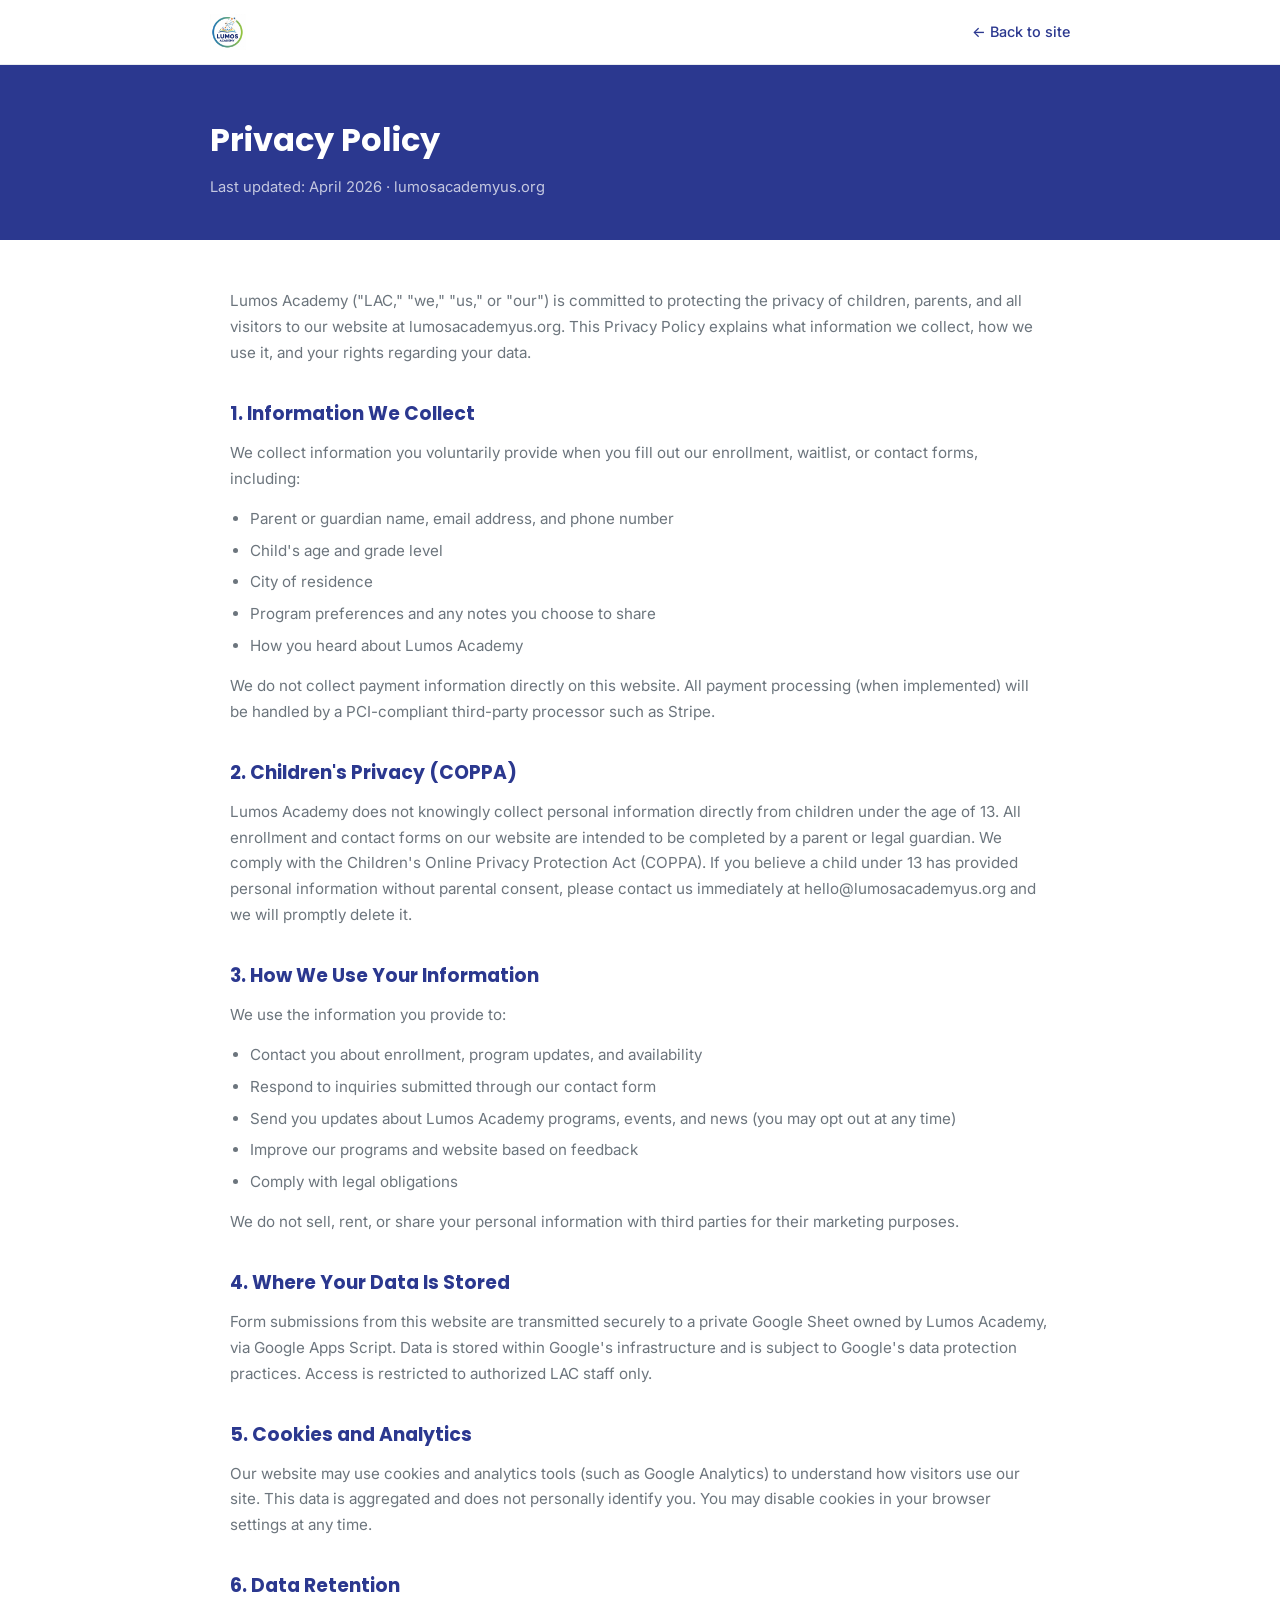
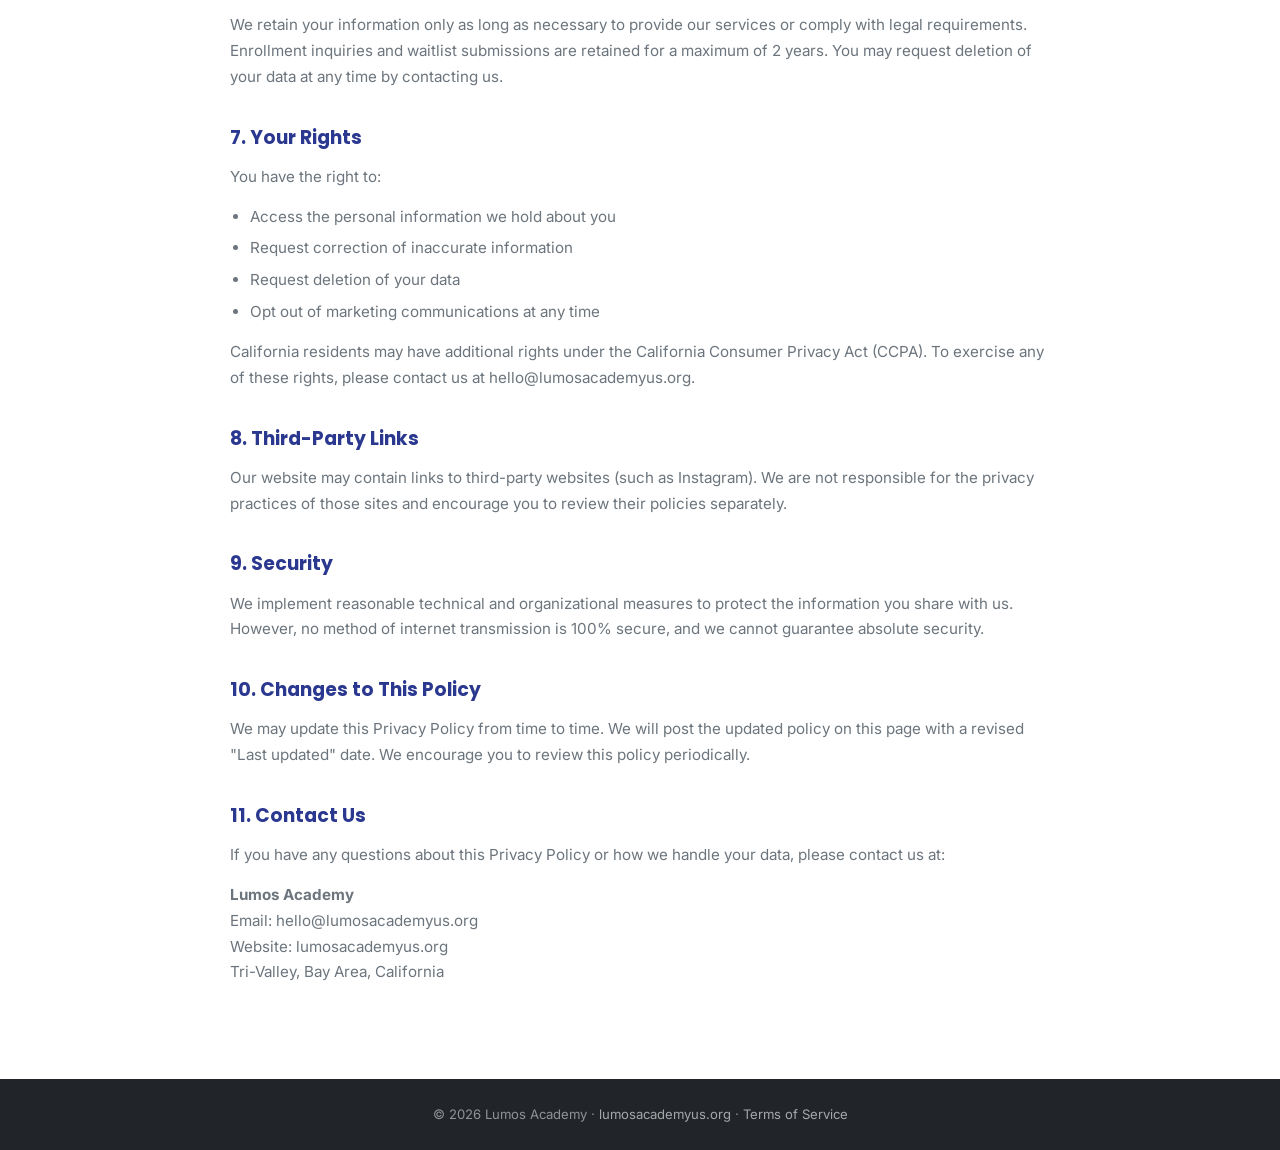
<file: privacy.html>
<!DOCTYPE html>
<html lang="en">
<head>
  <meta charset="UTF-8">
  <meta name="viewport" content="width=device-width, initial-scale=1.0">
  <title>Privacy Policy — Lumos Academy</title>
  <meta name="description" content="Lumos Academy Privacy Policy — how we collect, use, and protect information for our enrichment programs serving kids ages 5–14 in the Tri-Valley, Bay Area.">
  <meta name="author" content="Lumos Academy">
  <meta name="robots" content="noindex, follow">
  <link rel="canonical" href="https://lumosacademyus.org/privacy.html">

  <!-- Favicon -->
  <link rel="icon" type="image/svg+xml" href="assets/favicon.svg">
  <link rel="apple-touch-icon" href="assets/logo.jpeg">

  <!-- Open Graph -->
  <meta property="og:type"        content="website">
  <meta property="og:url"         content="https://lumosacademyus.org/privacy.html">
  <meta property="og:site_name"   content="Lumos Academy">
  <meta property="og:title"       content="Privacy Policy — Lumos Academy">
  <meta property="og:description" content="How Lumos Academy collects, uses, and protects information for families enrolled in our Tri-Valley enrichment programs.">
  <meta property="og:image"       content="https://lumosacademyus.org/assets/og-image.jpg">

  <!-- Fonts -->
  <link rel="preconnect" href="https://fonts.googleapis.com">
  <link href="https://fonts.googleapis.com/css2?family=Poppins:wght@600;700;800&family=Inter:wght@400;500&display=swap" rel="stylesheet">
  <link rel="stylesheet" href="css/legal.css">
</head>
<body>

<nav>
  <div class="nav-i">
    <a href="index.html" class="logo"><img src="assets/logo.jpeg" alt="Lumos Academy" style="height:36px;width:auto;"></a>
    <a href="index.html" class="back-link">← Back to site</a>
  </div>
</nav>

<div class="hero-bar">
  <div class="wrap">
    <h1>Privacy Policy</h1>
    <p>Last updated: April 2026 · lumosacademyus.org</p>
  </div>
</div>

<div class="content">
  <p>Lumos Academy ("LAC," "we," "us," or "our") is committed to protecting the privacy of children, parents, and all visitors to our website at lumosacademyus.org. This Privacy Policy explains what information we collect, how we use it, and your rights regarding your data.</p>

  <h2>1. Information We Collect</h2>
  <p>We collect information you voluntarily provide when you fill out our enrollment, waitlist, or contact forms, including:</p>
  <ul>
    <li>Parent or guardian name, email address, and phone number</li>
    <li>Child's age and grade level</li>
    <li>City of residence</li>
    <li>Program preferences and any notes you choose to share</li>
    <li>How you heard about Lumos Academy</li>
  </ul>
  <p>We do not collect payment information directly on this website. All payment processing (when implemented) will be handled by a PCI-compliant third-party processor such as Stripe.</p>

  <h2>2. Children's Privacy (COPPA)</h2>
  <p>Lumos Academy does not knowingly collect personal information directly from children under the age of 13. All enrollment and contact forms on our website are intended to be completed by a parent or legal guardian. We comply with the Children's Online Privacy Protection Act (COPPA). If you believe a child under 13 has provided personal information without parental consent, please contact us immediately at hello@lumosacademyus.org and we will promptly delete it.</p>

  <h2>3. How We Use Your Information</h2>
  <p>We use the information you provide to:</p>
  <ul>
    <li>Contact you about enrollment, program updates, and availability</li>
    <li>Respond to inquiries submitted through our contact form</li>
    <li>Send you updates about Lumos Academy programs, events, and news (you may opt out at any time)</li>
    <li>Improve our programs and website based on feedback</li>
    <li>Comply with legal obligations</li>
  </ul>
  <p>We do not sell, rent, or share your personal information with third parties for their marketing purposes.</p>

  <h2>4. Where Your Data Is Stored</h2>
  <p>Form submissions from this website are transmitted securely to a private Google Sheet owned by Lumos Academy, via Google Apps Script. Data is stored within Google's infrastructure and is subject to Google's data protection practices. Access is restricted to authorized LAC staff only.</p>

  <h2>5. Cookies and Analytics</h2>
  <p>Our website may use cookies and analytics tools (such as Google Analytics) to understand how visitors use our site. This data is aggregated and does not personally identify you. You may disable cookies in your browser settings at any time.</p>

  <h2>6. Data Retention</h2>
  <p>We retain your information only as long as necessary to provide our services or comply with legal requirements. Enrollment inquiries and waitlist submissions are retained for a maximum of 2 years. You may request deletion of your data at any time by contacting us.</p>

  <h2>7. Your Rights</h2>
  <p>You have the right to:</p>
  <ul>
    <li>Access the personal information we hold about you</li>
    <li>Request correction of inaccurate information</li>
    <li>Request deletion of your data</li>
    <li>Opt out of marketing communications at any time</li>
  </ul>
  <p>California residents may have additional rights under the California Consumer Privacy Act (CCPA). To exercise any of these rights, please contact us at hello@lumosacademyus.org.</p>

  <h2>8. Third-Party Links</h2>
  <p>Our website may contain links to third-party websites (such as Instagram). We are not responsible for the privacy practices of those sites and encourage you to review their policies separately.</p>

  <h2>9. Security</h2>
  <p>We implement reasonable technical and organizational measures to protect the information you share with us. However, no method of internet transmission is 100% secure, and we cannot guarantee absolute security.</p>

  <h2>10. Changes to This Policy</h2>
  <p>We may update this Privacy Policy from time to time. We will post the updated policy on this page with a revised "Last updated" date. We encourage you to review this policy periodically.</p>

  <h2>11. Contact Us</h2>
  <p>If you have any questions about this Privacy Policy or how we handle your data, please contact us at:</p>
  <p><strong>Lumos Academy</strong><br>
     Email: hello@lumosacademyus.org<br>
     Website: lumosacademyus.org<br>
     Tri-Valley, Bay Area, California</p>
</div>

<footer>
  <p>© 2026 Lumos Academy · <a href="index.html">lumosacademyus.org</a> · <a href="terms.html">Terms of Service</a></p>
</footer>

</body>
</html>
</file>
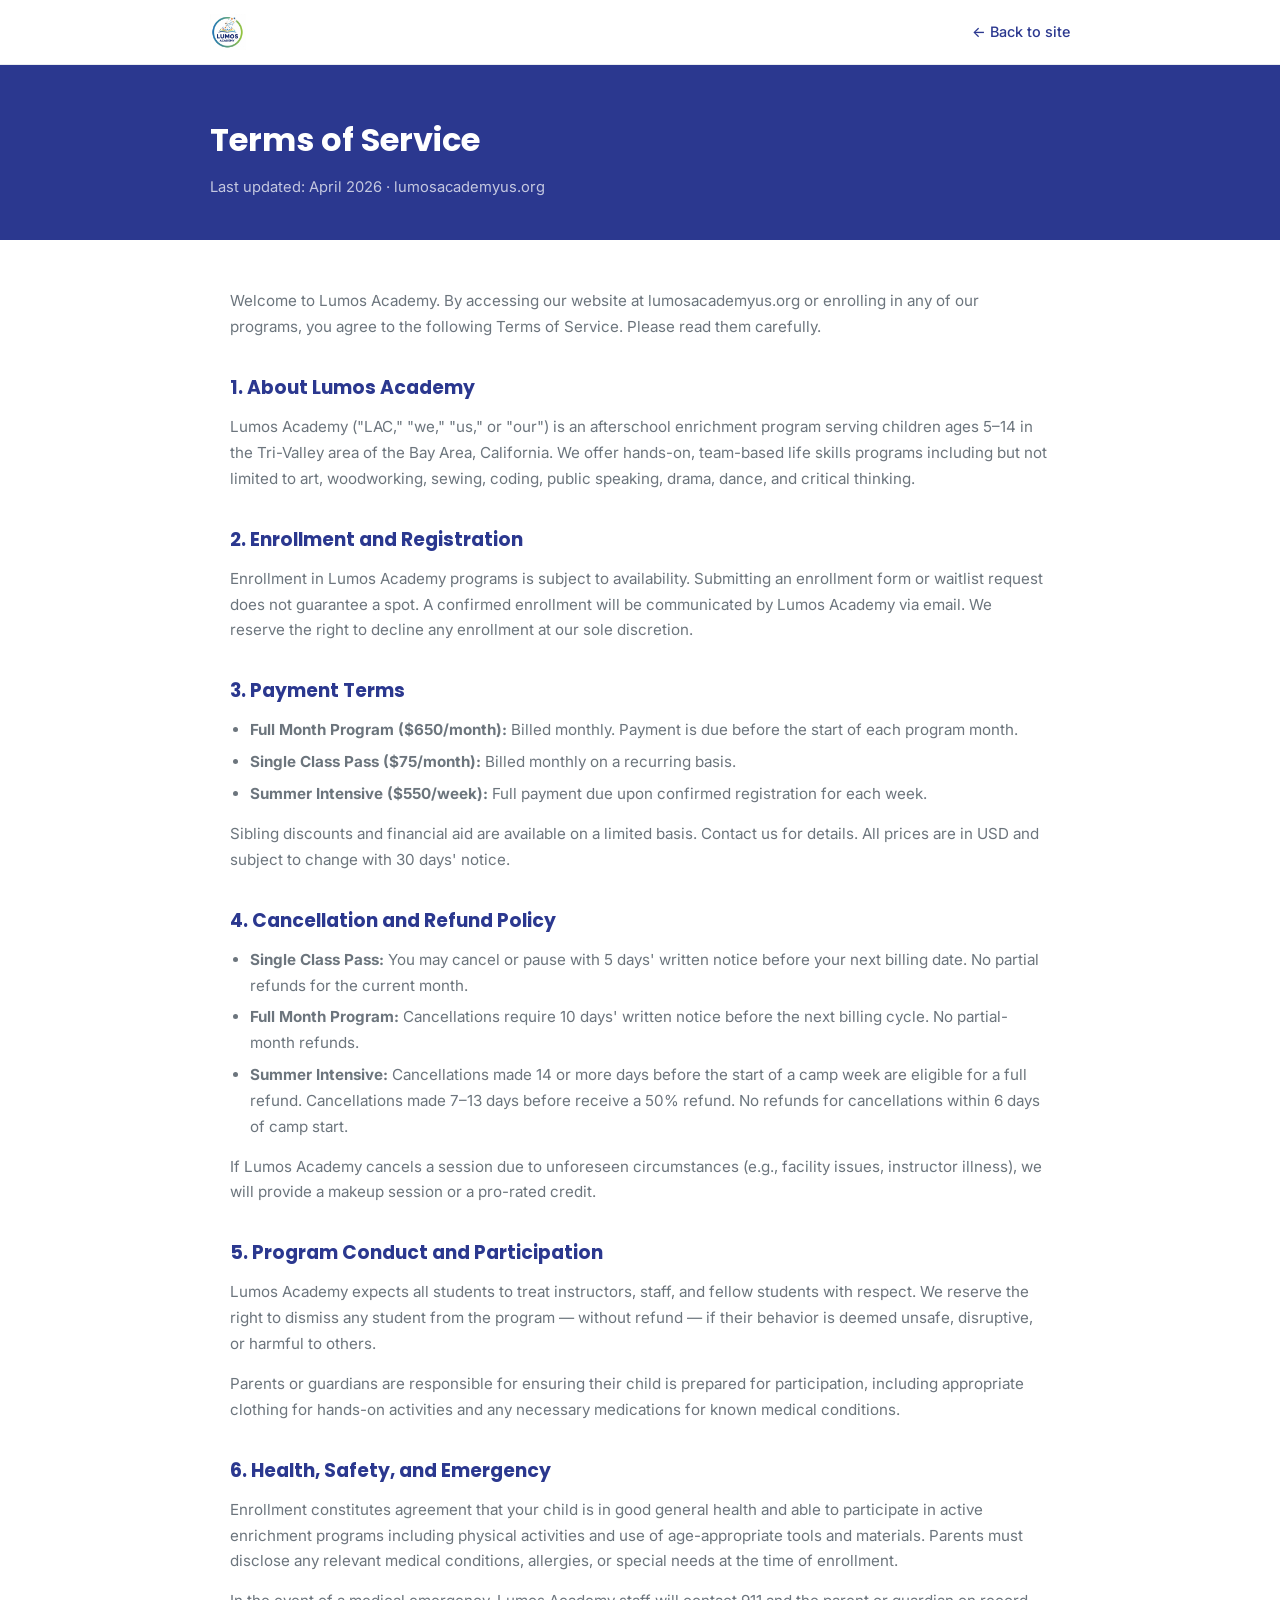
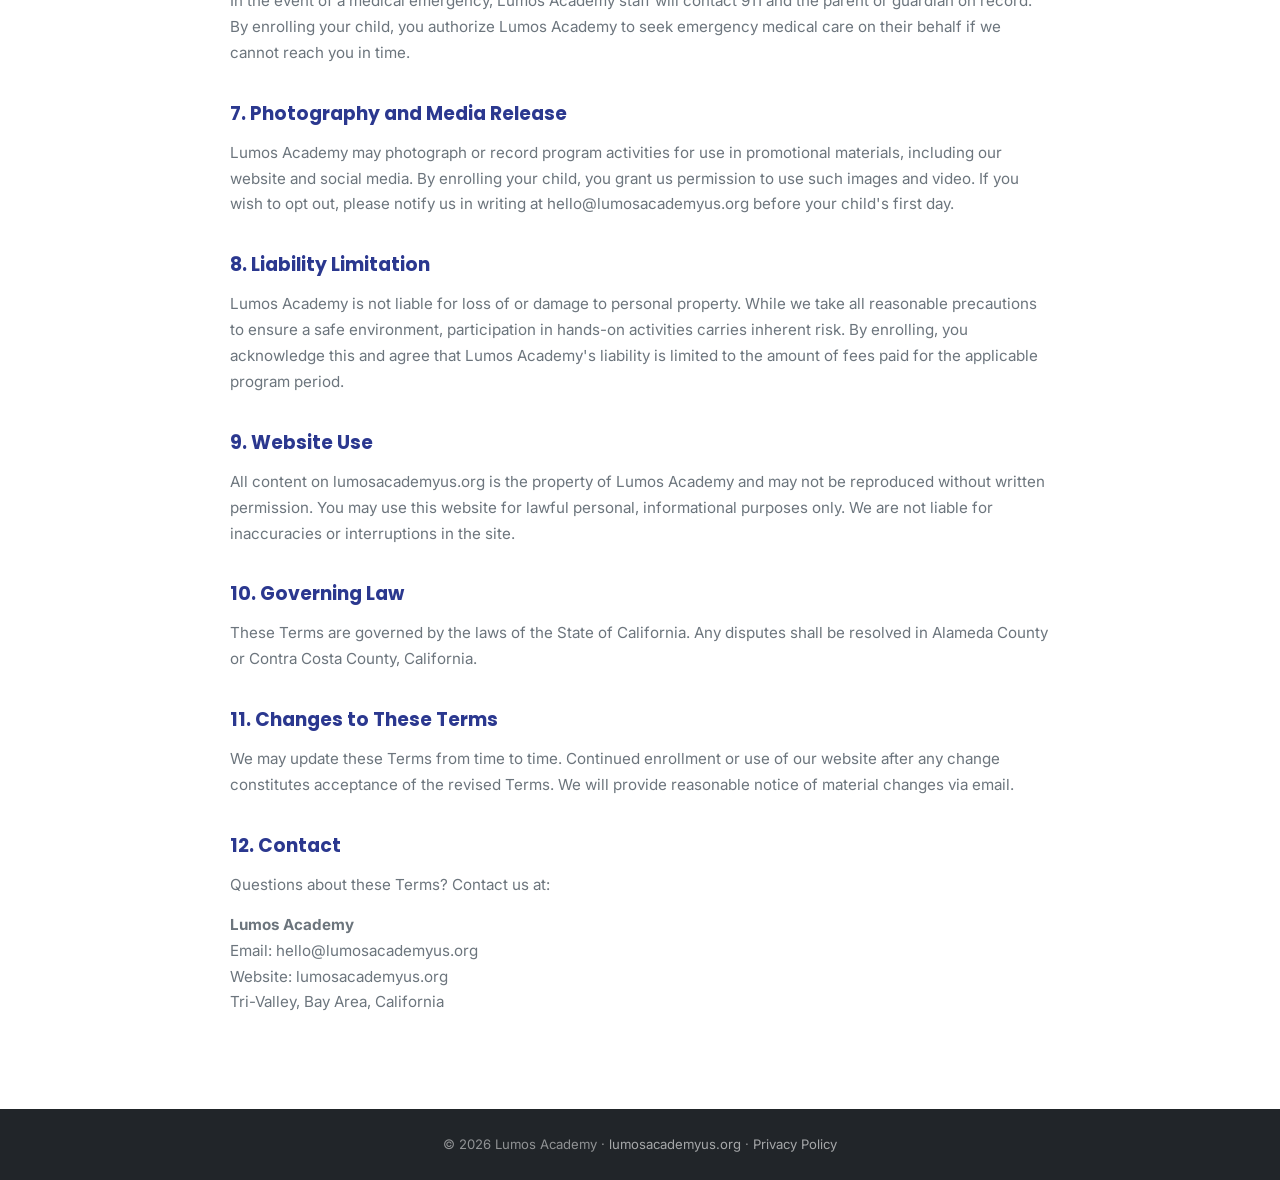
<file: terms.html>
<!DOCTYPE html>
<html lang="en">
<head>
  <meta charset="UTF-8">
  <meta name="viewport" content="width=device-width, initial-scale=1.0">
  <title>Terms of Service — Lumos Academy</title>
  <meta name="description" content="Lumos Academy Terms of Service — enrollment, payment, cancellation, and conduct policies for our enrichment programs serving kids ages 5–14 in the Tri-Valley, Bay Area.">
  <meta name="author" content="Lumos Academy">
  <meta name="robots" content="noindex, follow">
  <link rel="canonical" href="https://lumosacademyus.org/terms.html">

  <!-- Favicon -->
  <link rel="icon" type="image/svg+xml" href="assets/favicon.svg">
  <link rel="apple-touch-icon" href="assets/logo.jpeg">

  <!-- Open Graph -->
  <meta property="og:type"        content="website">
  <meta property="og:url"         content="https://lumosacademyus.org/terms.html">
  <meta property="og:site_name"   content="Lumos Academy">
  <meta property="og:title"       content="Terms of Service — Lumos Academy">
  <meta property="og:description" content="Enrollment, payment, cancellation, and program conduct policies for Lumos Academy enrichment programs in the Tri-Valley, Bay Area.">
  <meta property="og:image"       content="https://lumosacademyus.org/assets/og-image.jpg">

  <!-- Fonts -->
  <link rel="preconnect" href="https://fonts.googleapis.com">
  <link href="https://fonts.googleapis.com/css2?family=Poppins:wght@600;700;800&family=Inter:wght@400;500&display=swap" rel="stylesheet">
  <link rel="stylesheet" href="css/legal.css">
</head>
<body>

<nav>
  <div class="nav-i">
    <a href="index.html" class="logo"><img src="assets/logo.jpeg" alt="Lumos Academy" style="height:36px;width:auto;"></a>
    <a href="index.html" class="back-link">← Back to site</a>
  </div>
</nav>

<div class="hero-bar">
  <div class="wrap">
    <h1>Terms of Service</h1>
    <p>Last updated: April 2026 · lumosacademyus.org</p>
  </div>
</div>

<div class="content">
  <p>Welcome to Lumos Academy. By accessing our website at lumosacademyus.org or enrolling in any of our programs, you agree to the following Terms of Service. Please read them carefully.</p>

  <h2>1. About Lumos Academy</h2>
  <p>Lumos Academy ("LAC," "we," "us," or "our") is an afterschool enrichment program serving children ages 5–14 in the Tri-Valley area of the Bay Area, California. We offer hands-on, team-based life skills programs including but not limited to art, woodworking, sewing, coding, public speaking, drama, dance, and critical thinking.</p>

  <h2>2. Enrollment and Registration</h2>
  <p>Enrollment in Lumos Academy programs is subject to availability. Submitting an enrollment form or waitlist request does not guarantee a spot. A confirmed enrollment will be communicated by Lumos Academy via email. We reserve the right to decline any enrollment at our sole discretion.</p>

  <h2>3. Payment Terms</h2>
  <ul>
    <li><strong>Full Month Program ($650/month):</strong> Billed monthly. Payment is due before the start of each program month.</li>
    <li><strong>Single Class Pass ($75/month):</strong> Billed monthly on a recurring basis.</li>
    <li><strong>Summer Intensive ($550/week):</strong> Full payment due upon confirmed registration for each week.</li>
  </ul>
  <p>Sibling discounts and financial aid are available on a limited basis. Contact us for details. All prices are in USD and subject to change with 30 days' notice.</p>

  <h2>4. Cancellation and Refund Policy</h2>
  <ul>
    <li><strong>Single Class Pass:</strong> You may cancel or pause with 5 days' written notice before your next billing date. No partial refunds for the current month.</li>
    <li><strong>Full Month Program:</strong> Cancellations require 10 days' written notice before the next billing cycle. No partial-month refunds.</li>
    <li><strong>Summer Intensive:</strong> Cancellations made 14 or more days before the start of a camp week are eligible for a full refund. Cancellations made 7–13 days before receive a 50% refund. No refunds for cancellations within 6 days of camp start.</li>
  </ul>
  <p>If Lumos Academy cancels a session due to unforeseen circumstances (e.g., facility issues, instructor illness), we will provide a makeup session or a pro-rated credit.</p>

  <h2>5. Program Conduct and Participation</h2>
  <p>Lumos Academy expects all students to treat instructors, staff, and fellow students with respect. We reserve the right to dismiss any student from the program — without refund — if their behavior is deemed unsafe, disruptive, or harmful to others.</p>
  <p>Parents or guardians are responsible for ensuring their child is prepared for participation, including appropriate clothing for hands-on activities and any necessary medications for known medical conditions.</p>

  <h2>6. Health, Safety, and Emergency</h2>
  <p>Enrollment constitutes agreement that your child is in good general health and able to participate in active enrichment programs including physical activities and use of age-appropriate tools and materials. Parents must disclose any relevant medical conditions, allergies, or special needs at the time of enrollment.</p>
  <p>In the event of a medical emergency, Lumos Academy staff will contact 911 and the parent or guardian on record. By enrolling your child, you authorize Lumos Academy to seek emergency medical care on their behalf if we cannot reach you in time.</p>

  <h2>7. Photography and Media Release</h2>
  <p>Lumos Academy may photograph or record program activities for use in promotional materials, including our website and social media. By enrolling your child, you grant us permission to use such images and video. If you wish to opt out, please notify us in writing at hello@lumosacademyus.org before your child's first day.</p>

  <h2>8. Liability Limitation</h2>
  <p>Lumos Academy is not liable for loss of or damage to personal property. While we take all reasonable precautions to ensure a safe environment, participation in hands-on activities carries inherent risk. By enrolling, you acknowledge this and agree that Lumos Academy's liability is limited to the amount of fees paid for the applicable program period.</p>

  <h2>9. Website Use</h2>
  <p>All content on lumosacademyus.org is the property of Lumos Academy and may not be reproduced without written permission. You may use this website for lawful personal, informational purposes only. We are not liable for inaccuracies or interruptions in the site.</p>

  <h2>10. Governing Law</h2>
  <p>These Terms are governed by the laws of the State of California. Any disputes shall be resolved in Alameda County or Contra Costa County, California.</p>

  <h2>11. Changes to These Terms</h2>
  <p>We may update these Terms from time to time. Continued enrollment or use of our website after any change constitutes acceptance of the revised Terms. We will provide reasonable notice of material changes via email.</p>

  <h2>12. Contact</h2>
  <p>Questions about these Terms? Contact us at:</p>
  <p><strong>Lumos Academy</strong><br>
     Email: hello@lumosacademyus.org<br>
     Website: lumosacademyus.org<br>
     Tri-Valley, Bay Area, California</p>
</div>

<footer>
  <p>© 2026 Lumos Academy · <a href="index.html">lumosacademyus.org</a> · <a href="privacy.html">Privacy Policy</a></p>
</footer>

</body>
</html>
</file>
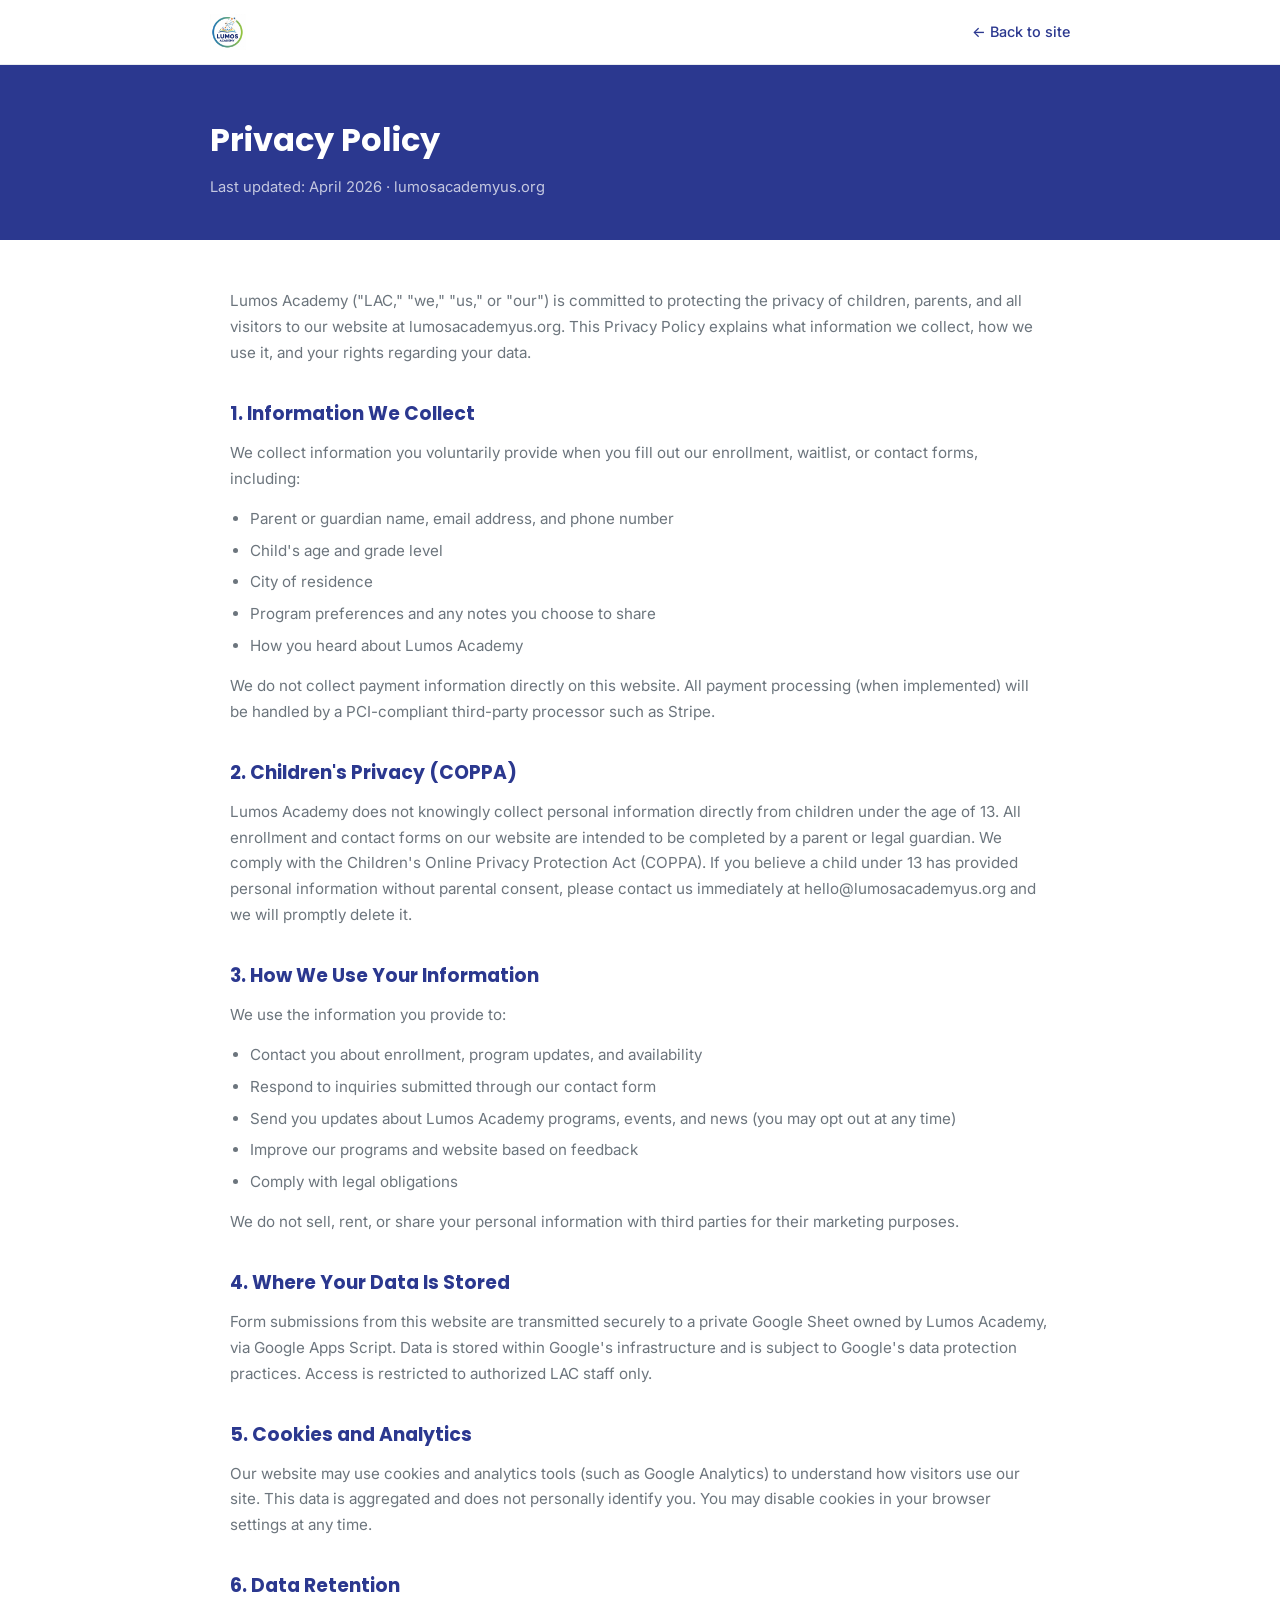
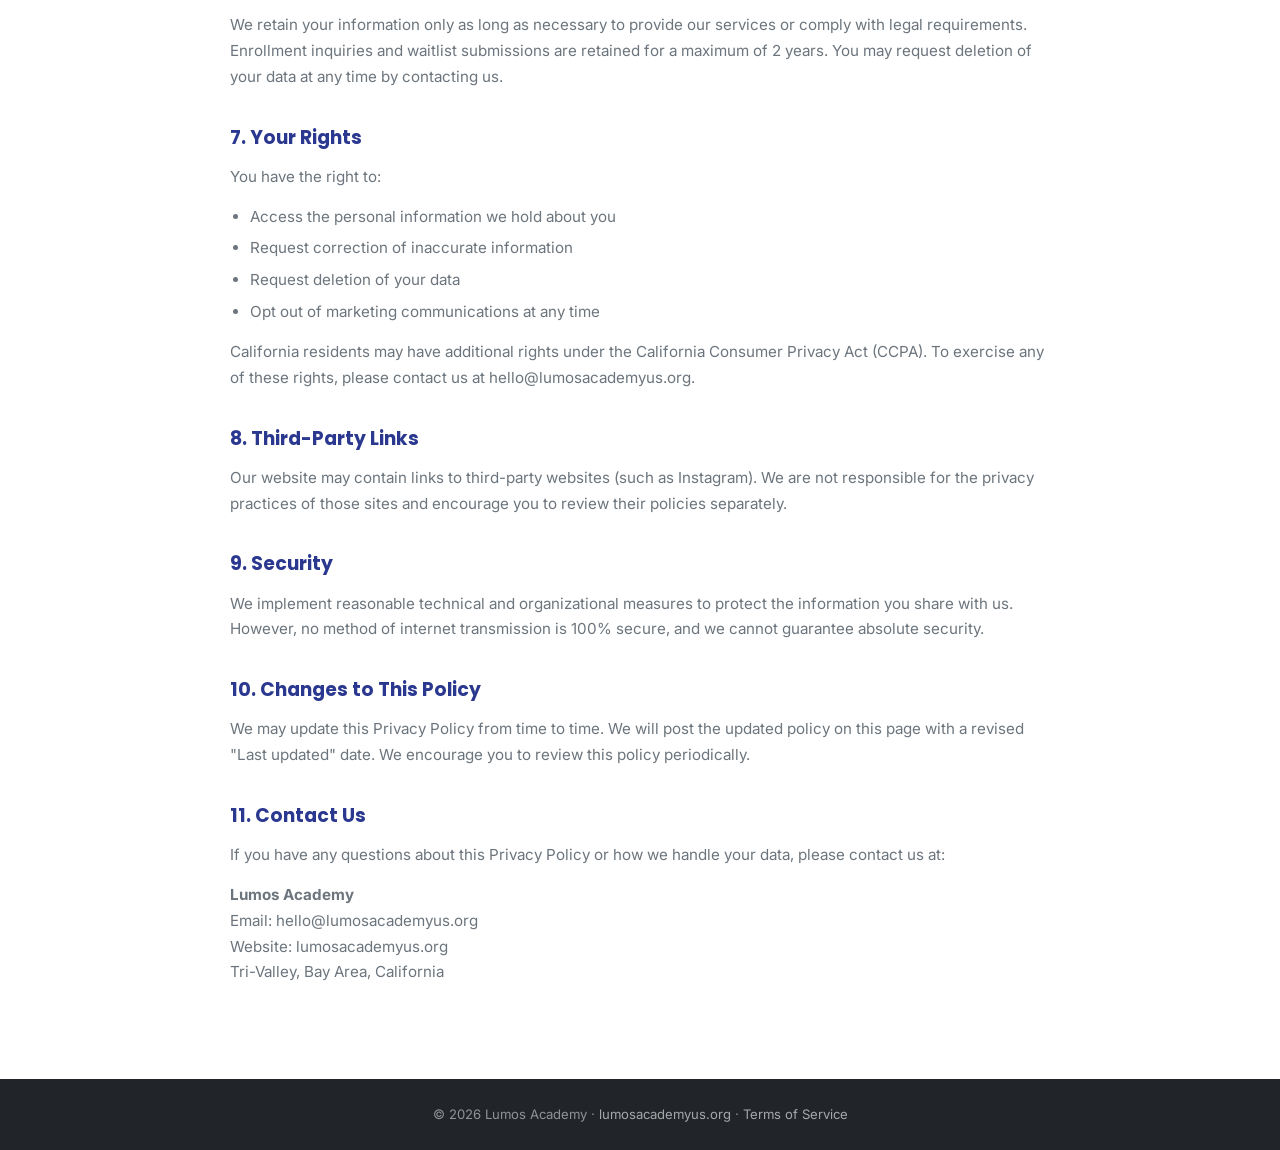
<file: public/privacy.html>
<!DOCTYPE html>
<html lang="en">
<head>
  <meta charset="UTF-8">
  <meta name="viewport" content="width=device-width, initial-scale=1.0">
  <title>Privacy Policy — Lumos Academy</title>
  <link rel="preconnect" href="https://fonts.googleapis.com">
  <link href="https://fonts.googleapis.com/css2?family=Poppins:wght@600;700;800&family=Inter:wght@400;500&display=swap" rel="stylesheet">
  <link rel="stylesheet" href="css/legal.css">
</head>
<body>

<nav>
  <div class="nav-i">
    <a href="index.html" class="logo"><img src="assets/logo.jpeg" alt="Lumos Academy" style="height:36px;width:auto;"></a>
    <a href="index.html" class="back-link">← Back to site</a>
  </div>
</nav>

<div class="hero-bar">
  <div class="wrap">
    <h1>Privacy Policy</h1>
    <p>Last updated: April 2026 · lumosacademyus.org</p>
  </div>
</div>

<div class="content">
  <p>Lumos Academy ("LAC," "we," "us," or "our") is committed to protecting the privacy of children, parents, and all visitors to our website at lumosacademyus.org. This Privacy Policy explains what information we collect, how we use it, and your rights regarding your data.</p>

  <h2>1. Information We Collect</h2>
  <p>We collect information you voluntarily provide when you fill out our enrollment, waitlist, or contact forms, including:</p>
  <ul>
    <li>Parent or guardian name, email address, and phone number</li>
    <li>Child's age and grade level</li>
    <li>City of residence</li>
    <li>Program preferences and any notes you choose to share</li>
    <li>How you heard about Lumos Academy</li>
  </ul>
  <p>We do not collect payment information directly on this website. All payment processing (when implemented) will be handled by a PCI-compliant third-party processor such as Stripe.</p>

  <h2>2. Children's Privacy (COPPA)</h2>
  <p>Lumos Academy does not knowingly collect personal information directly from children under the age of 13. All enrollment and contact forms on our website are intended to be completed by a parent or legal guardian. We comply with the Children's Online Privacy Protection Act (COPPA). If you believe a child under 13 has provided personal information without parental consent, please contact us immediately at hello@lumosacademyus.org and we will promptly delete it.</p>

  <h2>3. How We Use Your Information</h2>
  <p>We use the information you provide to:</p>
  <ul>
    <li>Contact you about enrollment, program updates, and availability</li>
    <li>Respond to inquiries submitted through our contact form</li>
    <li>Send you updates about Lumos Academy programs, events, and news (you may opt out at any time)</li>
    <li>Improve our programs and website based on feedback</li>
    <li>Comply with legal obligations</li>
  </ul>
  <p>We do not sell, rent, or share your personal information with third parties for their marketing purposes.</p>

  <h2>4. Where Your Data Is Stored</h2>
  <p>Form submissions from this website are transmitted securely to a private Google Sheet owned by Lumos Academy, via Google Apps Script. Data is stored within Google's infrastructure and is subject to Google's data protection practices. Access is restricted to authorized LAC staff only.</p>

  <h2>5. Cookies and Analytics</h2>
  <p>Our website may use cookies and analytics tools (such as Google Analytics) to understand how visitors use our site. This data is aggregated and does not personally identify you. You may disable cookies in your browser settings at any time.</p>

  <h2>6. Data Retention</h2>
  <p>We retain your information only as long as necessary to provide our services or comply with legal requirements. Enrollment inquiries and waitlist submissions are retained for a maximum of 2 years. You may request deletion of your data at any time by contacting us.</p>

  <h2>7. Your Rights</h2>
  <p>You have the right to:</p>
  <ul>
    <li>Access the personal information we hold about you</li>
    <li>Request correction of inaccurate information</li>
    <li>Request deletion of your data</li>
    <li>Opt out of marketing communications at any time</li>
  </ul>
  <p>California residents may have additional rights under the California Consumer Privacy Act (CCPA). To exercise any of these rights, please contact us at hello@lumosacademyus.org.</p>

  <h2>8. Third-Party Links</h2>
  <p>Our website may contain links to third-party websites (such as Instagram). We are not responsible for the privacy practices of those sites and encourage you to review their policies separately.</p>

  <h2>9. Security</h2>
  <p>We implement reasonable technical and organizational measures to protect the information you share with us. However, no method of internet transmission is 100% secure, and we cannot guarantee absolute security.</p>

  <h2>10. Changes to This Policy</h2>
  <p>We may update this Privacy Policy from time to time. We will post the updated policy on this page with a revised "Last updated" date. We encourage you to review this policy periodically.</p>

  <h2>11. Contact Us</h2>
  <p>If you have any questions about this Privacy Policy or how we handle your data, please contact us at:</p>
  <p><strong>Lumos Academy</strong><br>
     Email: hello@lumosacademyus.org<br>
     Website: lumosacademyus.org<br>
     Tri-Valley, Bay Area, California</p>
</div>

<footer>
  <p>© 2026 Lumos Academy · <a href="index.html">lumosacademyus.org</a> · <a href="terms.html">Terms of Service</a></p>
</footer>

</body>
</html>
</file>
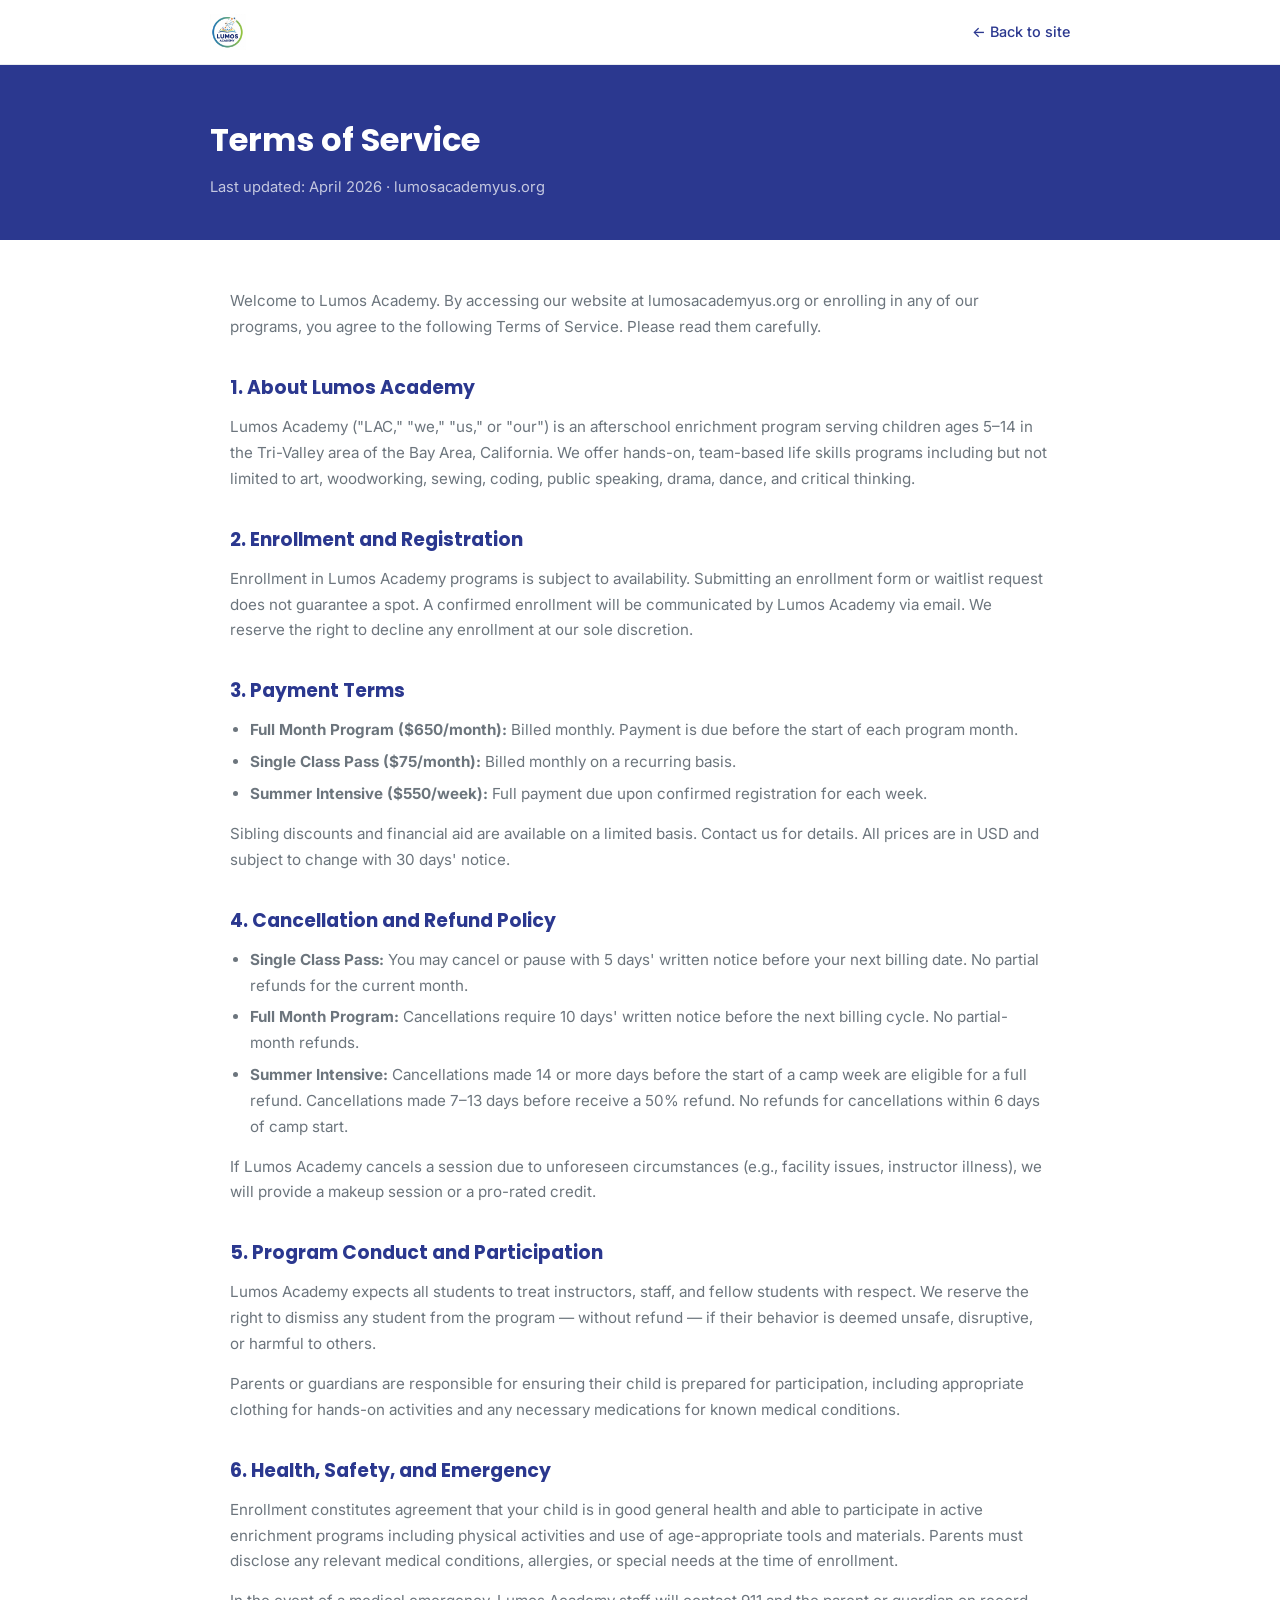
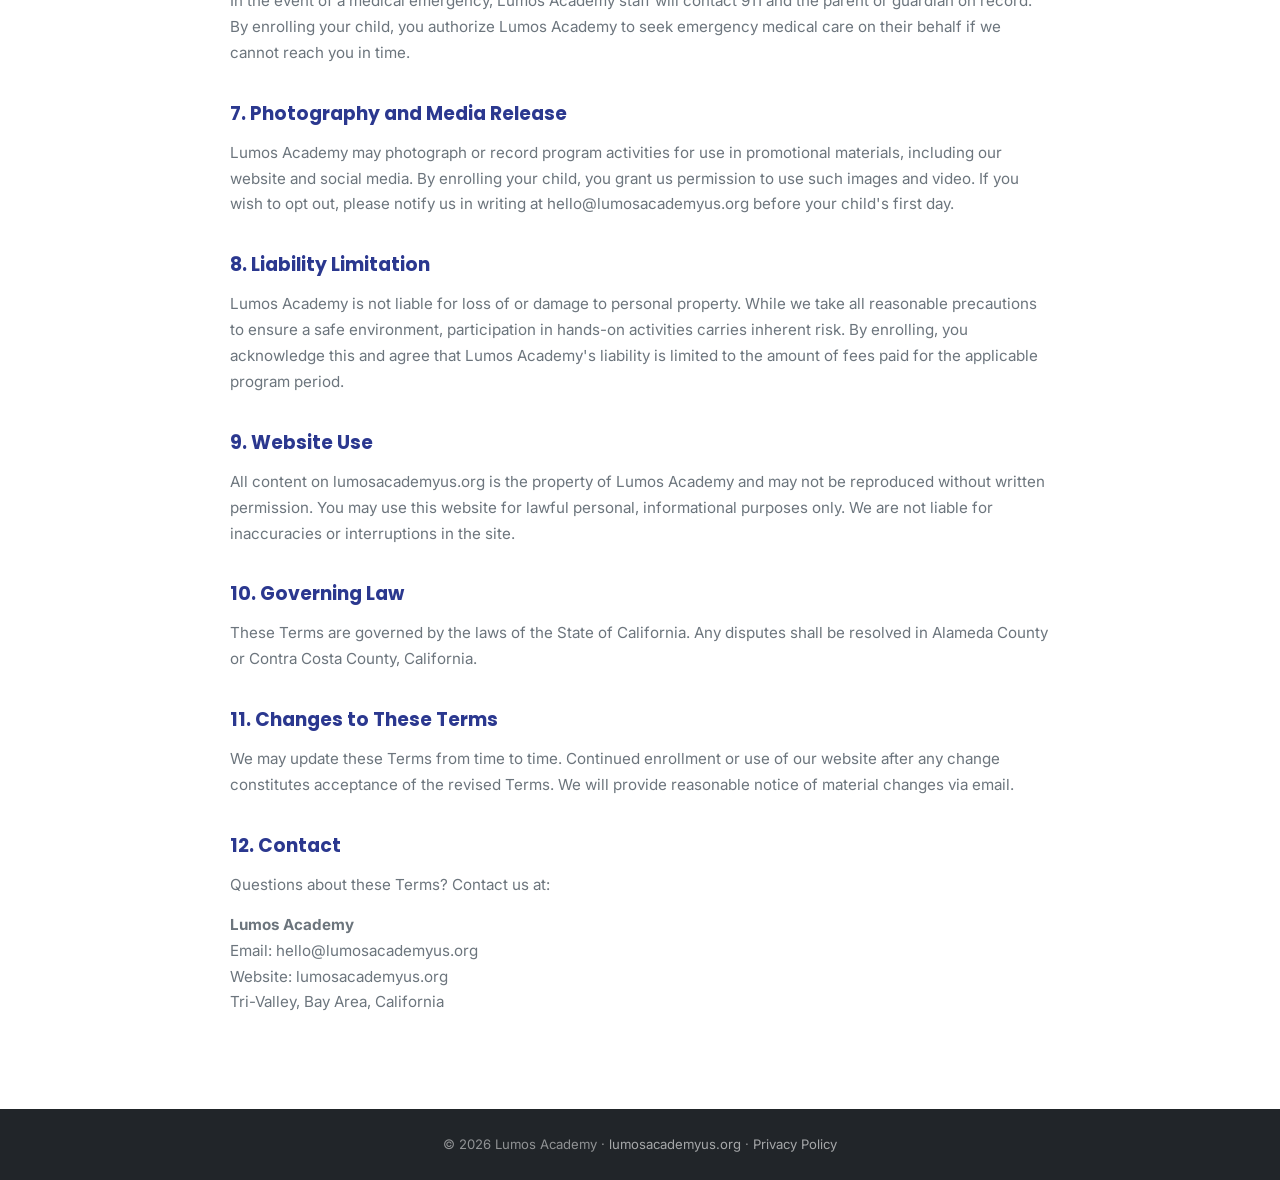
<file: public/terms.html>
<!DOCTYPE html>
<html lang="en">
<head>
  <meta charset="UTF-8">
  <meta name="viewport" content="width=device-width, initial-scale=1.0">
  <title>Terms of Service — Lumos Academy</title>
  <link rel="preconnect" href="https://fonts.googleapis.com">
  <link href="https://fonts.googleapis.com/css2?family=Poppins:wght@600;700;800&family=Inter:wght@400;500&display=swap" rel="stylesheet">
  <link rel="stylesheet" href="css/legal.css">
</head>
<body>

<nav>
  <div class="nav-i">
    <a href="index.html" class="logo"><img src="assets/logo.jpeg" alt="Lumos Academy" style="height:36px;width:auto;"></a>
    <a href="index.html" class="back-link">← Back to site</a>
  </div>
</nav>

<div class="hero-bar">
  <div class="wrap">
    <h1>Terms of Service</h1>
    <p>Last updated: April 2026 · lumosacademyus.org</p>
  </div>
</div>

<div class="content">
  <p>Welcome to Lumos Academy. By accessing our website at lumosacademyus.org or enrolling in any of our programs, you agree to the following Terms of Service. Please read them carefully.</p>

  <h2>1. About Lumos Academy</h2>
  <p>Lumos Academy ("LAC," "we," "us," or "our") is an afterschool enrichment program serving children ages 5–14 in the Tri-Valley area of the Bay Area, California. We offer hands-on, team-based life skills programs including but not limited to art, woodworking, sewing, coding, public speaking, drama, dance, and critical thinking.</p>

  <h2>2. Enrollment and Registration</h2>
  <p>Enrollment in Lumos Academy programs is subject to availability. Submitting an enrollment form or waitlist request does not guarantee a spot. A confirmed enrollment will be communicated by Lumos Academy via email. We reserve the right to decline any enrollment at our sole discretion.</p>

  <h2>3. Payment Terms</h2>
  <ul>
    <li><strong>Full Month Program ($650/month):</strong> Billed monthly. Payment is due before the start of each program month.</li>
    <li><strong>Single Class Pass ($75/month):</strong> Billed monthly on a recurring basis.</li>
    <li><strong>Summer Intensive ($550/week):</strong> Full payment due upon confirmed registration for each week.</li>
  </ul>
  <p>Sibling discounts and financial aid are available on a limited basis. Contact us for details. All prices are in USD and subject to change with 30 days' notice.</p>

  <h2>4. Cancellation and Refund Policy</h2>
  <ul>
    <li><strong>Single Class Pass:</strong> You may cancel or pause with 5 days' written notice before your next billing date. No partial refunds for the current month.</li>
    <li><strong>Full Month Program:</strong> Cancellations require 10 days' written notice before the next billing cycle. No partial-month refunds.</li>
    <li><strong>Summer Intensive:</strong> Cancellations made 14 or more days before the start of a camp week are eligible for a full refund. Cancellations made 7–13 days before receive a 50% refund. No refunds for cancellations within 6 days of camp start.</li>
  </ul>
  <p>If Lumos Academy cancels a session due to unforeseen circumstances (e.g., facility issues, instructor illness), we will provide a makeup session or a pro-rated credit.</p>

  <h2>5. Program Conduct and Participation</h2>
  <p>Lumos Academy expects all students to treat instructors, staff, and fellow students with respect. We reserve the right to dismiss any student from the program — without refund — if their behavior is deemed unsafe, disruptive, or harmful to others.</p>
  <p>Parents or guardians are responsible for ensuring their child is prepared for participation, including appropriate clothing for hands-on activities and any necessary medications for known medical conditions.</p>

  <h2>6. Health, Safety, and Emergency</h2>
  <p>Enrollment constitutes agreement that your child is in good general health and able to participate in active enrichment programs including physical activities and use of age-appropriate tools and materials. Parents must disclose any relevant medical conditions, allergies, or special needs at the time of enrollment.</p>
  <p>In the event of a medical emergency, Lumos Academy staff will contact 911 and the parent or guardian on record. By enrolling your child, you authorize Lumos Academy to seek emergency medical care on their behalf if we cannot reach you in time.</p>

  <h2>7. Photography and Media Release</h2>
  <p>Lumos Academy may photograph or record program activities for use in promotional materials, including our website and social media. By enrolling your child, you grant us permission to use such images and video. If you wish to opt out, please notify us in writing at hello@lumosacademyus.org before your child's first day.</p>

  <h2>8. Liability Limitation</h2>
  <p>Lumos Academy is not liable for loss of or damage to personal property. While we take all reasonable precautions to ensure a safe environment, participation in hands-on activities carries inherent risk. By enrolling, you acknowledge this and agree that Lumos Academy's liability is limited to the amount of fees paid for the applicable program period.</p>

  <h2>9. Website Use</h2>
  <p>All content on lumosacademyus.org is the property of Lumos Academy and may not be reproduced without written permission. You may use this website for lawful personal, informational purposes only. We are not liable for inaccuracies or interruptions in the site.</p>

  <h2>10. Governing Law</h2>
  <p>These Terms are governed by the laws of the State of California. Any disputes shall be resolved in Alameda County or Contra Costa County, California.</p>

  <h2>11. Changes to These Terms</h2>
  <p>We may update these Terms from time to time. Continued enrollment or use of our website after any change constitutes acceptance of the revised Terms. We will provide reasonable notice of material changes via email.</p>

  <h2>12. Contact</h2>
  <p>Questions about these Terms? Contact us at:</p>
  <p><strong>Lumos Academy</strong><br>
     Email: hello@lumosacademyus.org<br>
     Website: lumosacademyus.org<br>
     Tri-Valley, Bay Area, California</p>
</div>

<footer>
  <p>© 2026 Lumos Academy · <a href="index.html">lumosacademyus.org</a> · <a href="privacy.html">Privacy Policy</a></p>
</footer>

</body>
</html>
</file>
<file: css/main.css>
/* =============================================================
   Lumos Academy — Main Stylesheet
   lumosacademyus.org · Version 1.0 · April 2026
   ============================================================= */

/* ── Reset & CSS Variables ──────────────────────────────────── */
*,
*::before,
*::after {
  box-sizing: border-box;
  margin: 0;
  padding: 0;
}

:root {
  /* Brand colours */
  --blue: #2B388F;
  --orange: #F18A20;
  --teal: #18B2B4;
  --green: #95D145;
  --white: #FFFFFF;

  /* Tinted backgrounds */
  --blue-light: #EEF0FA;
  --teal-light: #E3F7F7;
  --green-light: #F0FAE0;
  --orange-light: #FEF3E7;

  /* Greys */
  --gray-100: #F8F9FA;
  --gray-200: #E9ECEF;
  --gray-600: #6C757D;
  --gray-800: #343A40;
  --gray-900: #212529;

  /* Typography */
  --font-h: 'Poppins', sans-serif;
  --font-b: 'Inter', sans-serif;

  /* Shadows */
  --shadow-sm: 0 2px 8px rgba(0, 0, 0, .06);
  --shadow-md: 0 4px 20px rgba(0, 0, 0, .10);
  --shadow-lg: 0 8px 40px rgba(0, 0, 0, .14);

  /* Border radii */
  --r: 12px;
  --rl: 20px;
}

/* ── Base ───────────────────────────────────────────────────── */
html {
  scroll-behavior: smooth;
}

body {
  font-family: var(--font-b);
  color: var(--gray-900);
  line-height: 1.6;
  overflow-x: hidden;
}

h1,
h2,
h3,
h4 {
  font-family: var(--font-h);
  font-weight: 700;
  line-height: 1.2;
}

img {
  max-width: 100%;
  display: block;
}

a {
  text-decoration: none;
  color: inherit;
}

/* ── Layout helpers ─────────────────────────────────────────── */
.container {
  max-width: 1140px;
  margin: 0 auto;
  padding: 0 20px;
}

section {
  padding: 80px 0;
}

.sec-head {
  text-align: center;
  margin-bottom: 52px;
}

.sec-head h2 {
  font-size: 2.2rem;
  color: var(--blue);
  margin-bottom: 12px;
}

.sec-head p {
  font-size: 1.05rem;
  color: var(--gray-600);
  max-width: 600px;
  margin: 0 auto;
}

.badge {
  display: inline-block;
  background: var(--orange-light);
  color: var(--orange);
  border-radius: 50px;
  padding: 5px 16px;
  font-size: .82rem;
  font-family: var(--font-h);
  font-weight: 600;
  margin-bottom: 10px;
}

/* ── Buttons ────────────────────────────────────────────────── */
.btn {
  display: inline-flex;
  align-items: center;
  justify-content: center;
  padding: 13px 26px;
  border-radius: 50px;
  font-family: var(--font-h);
  font-weight: 600;
  font-size: .95rem;
  cursor: pointer;
  border: none;
  transition: all .2s;
  text-decoration: none;
}

.btn-primary {
  background: var(--orange);
  color: #fff;
}

.btn-primary:hover {
  background: #d97a15;
  transform: translateY(-2px);
  box-shadow: var(--shadow-md);
}

.btn-outline {
  background: transparent;
  color: var(--teal);
  border: 2px solid var(--teal);
}

.btn-outline:hover {
  background: var(--teal);
  color: #fff;
  transform: translateY(-2px);
}

.btn-white {
  background: #fff;
  color: var(--blue);
}

.btn-white:hover {
  background: var(--blue-light);
  transform: translateY(-2px);
}

.btn-ghost {
  background: rgba(255, 255, 255, .15);
  color: #fff;
  border: 2px solid rgba(255, 255, 255, .4);
}

.btn-ghost:hover {
  background: rgba(255, 255, 255, .25);
  transform: translateY(-2px);
}

.btn-lg {
  padding: 15px 34px;
  font-size: 1rem;
}

/* ── Announcement bar ───────────────────────────────────────── */
.ann-bar {
  background: var(--orange);
  color: #fff;
  text-align: center;
  padding: 11px 20px;
  font-size: .88rem;
  font-weight: 600;
}

.ann-bar a {
  color: #fff;
  text-decoration: underline;
}

/* ── Navigation ─────────────────────────────────────────────── */
nav {
  position: sticky;
  top: 0;
  z-index: 1000;
  background: #fff;
  border-bottom: 1px solid var(--gray-200);
  padding: 0 20px;
}

.nav-i {
  max-width: 1140px;
  margin: 0 auto;
  display: flex;
  align-items: center;
  justify-content: space-between;
  height: 68px;
}

.logo {
  display: flex;
  align-items: center;
}

.logo span {
  color: var(--orange);
}

/* kept for fallback text use */
.logo-ic {
  width: 34px;
  height: 34px;
  background: var(--blue);
  border-radius: 8px;
  display: flex;
  align-items: center;
  justify-content: center;
  color: #fff;
  font-size: .95rem;
}

/* Image logo — nav */
.nav-logo {
  height: 44px;
  width: auto;
  display: block;
}

/* Image logo — footer (slight brightness boost so it reads on dark bg) */
.footer-logo {
  display: flex;
  align-items: center;
  margin-bottom: 12px;
}

.footer-logo-img {
  height: 52px;
  width: auto;
  display: block;
  border-radius: 50%;
  background: rgba(255, 255, 255, .9);
  padding: 2px;
}

.nav-links {
  display: flex;
  align-items: center;
  gap: 28px;
  list-style: none;
}

.nav-links a {
  font-size: .9rem;
  font-weight: 500;
  color: var(--gray-800);
  transition: color .2s;
}

.nav-links a:hover {
  color: var(--blue);
}

.nav-cta {
  display: flex;
  gap: 10px;
  align-items: center;
}

.lang-switcher {
  font-family: inherit;
  font-size: .82rem;
  font-weight: 500;
  color: var(--gray-800);
  background: #fff;
  border: 1px solid var(--gray-200);
  border-radius: 8px;
  padding: 7px 10px;
  cursor: pointer;
}

.lang-switcher:hover {
  border-color: var(--blue);
}

.hamburger {
  display: none;
  flex-direction: column;
  gap: 5px;
  cursor: pointer;
  padding: 4px;
}

.hamburger span {
  display: block;
  width: 24px;
  height: 2px;
  background: var(--gray-800);
  border-radius: 2px;
  transition: all .3s;
}

.mob-menu {
  display: none;
  position: fixed;
  top: 68px;
  left: 0;
  right: 0;
  background: #fff;
  border-bottom: 1px solid var(--gray-200);
  padding: 20px;
  z-index: 999;
  box-shadow: var(--shadow-md);
}

.mob-menu.open {
  display: block;
}

.mob-menu ul {
  list-style: none;
  display: flex;
  flex-direction: column;
  gap: 14px;
  margin-bottom: 18px;
}

.mob-menu a {
  font-size: 1rem;
  font-weight: 500;
  color: var(--gray-800);
}

/* ── Hero ───────────────────────────────────────────────────── */
.hero {
  background: linear-gradient(135deg, #2B388F 0%, #1a246b 100%);
  color: #fff;
  padding: 96px 20px 76px;
  position: relative;
  overflow: hidden;
}

.hero::before {
  content: '';
  position: absolute;
  top: -120px;
  right: -120px;
  width: 500px;
  height: 500px;
  background: radial-gradient(circle, rgba(241, 138, 32, .14) 0%, transparent 70%);
  border-radius: 50%;
}

.hero::after {
  content: '';
  position: absolute;
  bottom: -80px;
  left: -80px;
  width: 400px;
  height: 400px;
  background: radial-gradient(circle, rgba(24, 178, 180, .11) 0%, transparent 70%);
  border-radius: 50%;
}

.hero-i {
  max-width: 1140px;
  margin: 0 auto;
  display: grid;
  grid-template-columns: 1fr 1fr;
  gap: 56px;
  align-items: center;
  position: relative;
  z-index: 1;
}

.hero-badge {
  display: inline-block;
  background: rgba(241, 138, 32, .2);
  color: #FFB566;
  border: 1px solid rgba(241, 138, 32, .4);
  border-radius: 50px;
  padding: 5px 15px;
  font-size: .82rem;
  font-weight: 600;
  margin-bottom: 18px;
}

.hero h1 {
  font-size: 3rem;
  font-weight: 800;
  line-height: 1.08;
  margin-bottom: 18px;
}

.hero h1 span {
  color: var(--orange);
}

.hero p {
  font-size: 1.1rem;
  color: rgba(255, 255, 255, .85);
  margin-bottom: 32px;
  line-height: 1.7;
}

.hero-btns {
  display: flex;
  gap: 14px;
  flex-wrap: wrap;
}

.hero-stats {
  display: flex;
  gap: 28px;
  margin-top: 36px;
  flex-wrap: wrap;
}

.hs-num {
  font-size: 1.9rem;
  font-weight: 800;
  color: var(--orange);
  line-height: 1;
  margin-bottom: 2px;
  font-family: var(--font-h);
}

.hs-lbl {
  font-size: .8rem;
  color: rgba(255, 255, 255, .65);
}

.hero-img-grid {
  display: grid;
  grid-template-columns: 1fr 1fr;
  grid-template-rows: auto auto;
  gap: 10px;
}

.hero-img-box {
  border-radius: var(--r);
  overflow: hidden;
  background: rgba(255, 255, 255, .08);
}

.hero-img-box:first-child {
  grid-row: 1 / 3;
}

.hero-ph {
  min-height: 150px;
  height: 100%;
  display: flex;
  flex-direction: column;
  align-items: center;
  justify-content: center;
  gap: 6px;
  color: rgba(255, 255, 255, .45);
  font-size: 0.9rem;
  text-align: center;
  padding: 20px;
}

.hero-ph .ico {
  font-size: 5rem;
}

/* ── Differentiators ────────────────────────────────────────── */
.diff-sec {
  background: var(--gray-100);
}

.diff-grid {
  display: grid;
  grid-template-columns: repeat(3, 1fr);
  gap: 28px;
}

.diff-card {
  background: #fff;
  border-radius: var(--rl);
  padding: 32px 26px;
  box-shadow: var(--shadow-sm);
  transition: transform .2s, box-shadow .2s;
}

.diff-card:hover {
  transform: translateY(-4px);
  box-shadow: var(--shadow-md);
}

.diff-ic {
  width: 56px;
  height: 56px;
  border-radius: var(--r);
  display: flex;
  align-items: center;
  justify-content: center;
  font-size: 1.7rem;
  margin-bottom: 18px;
}

.diff-card:nth-child(1) .diff-ic {
  background: var(--blue-light);
}

.diff-card:nth-child(2) .diff-ic {
  background: var(--orange-light);
}

.diff-card:nth-child(3) .diff-ic {
  background: var(--teal-light);
}

.diff-card h3 {
  font-size: 1.15rem;
  color: var(--blue);
  margin-bottom: 10px;
}

.diff-card p {
  color: var(--gray-600);
  font-size: .92rem;
  line-height: 1.7;
}

/* ── Courses ────────────────────────────────────────────────── */
.courses-grid {
  display: grid;
  grid-template-columns: repeat(3, 1fr);
  gap: 20px;
}

.cc {
  border-radius: var(--rl);
  padding: 26px;
  border: 2px solid transparent;
  transition: transform .2s, box-shadow .2s;
}

.cc:hover {
  transform: translateY(-4px);
  box-shadow: var(--shadow-md);
}

.cc.blue {
  background: var(--blue-light);
  border-color: rgba(43, 56, 143, .13);
}

.cc.orange {
  background: var(--orange-light);
  border-color: rgba(241, 138, 32, .13);
}

.cc.teal {
  background: var(--teal-light);
  border-color: rgba(24, 178, 180, .18);
}

.cc.green {
  background: var(--green-light);
  border-color: rgba(149, 209, 69, .22);
}

.cc.purple {
  background: #F3F0FF;
  border-color: rgba(120, 80, 200, .13);
}

.cc.pink {
  background: #FFF0F5;
  border-color: rgba(220, 80, 120, .13);
}

.cc-emo {
  font-size: 2.2rem;
  margin-bottom: 12px;
}

.cc h3 {
  font-size: 1.05rem;
  margin-bottom: 7px;
}

.cc p {
  font-size: .85rem;
  color: var(--gray-600);
  margin-bottom: 10px;
  line-height: 1.6;
}

.cc-tag {
  display: inline-block;
  background: rgba(0, 0, 0, .06);
  border-radius: 50px;
  padding: 2px 10px;
  font-size: .75rem;
  font-weight: 600;
  color: var(--gray-800);
}

/* ── Programs / Pricing ─────────────────────────────────────── */
.pricing-sec {
  background: var(--blue);
}

.pricing-sec .sec-head h2 {
  color: #fff;
}

.pricing-sec .sec-head p {
  color: rgba(255, 255, 255, .75);
}

.pricing-grid {
  display: grid;
  grid-template-columns: repeat(3, 1fr);
  gap: 22px;
  align-items: start;
}

.pc {
  background: #fff;
  border-radius: var(--rl);
  padding: 34px 26px;
  position: relative;
  box-shadow: var(--shadow-md);
  transition: transform .2s;
}

.pc:hover {
  transform: translateY(-4px);
}

.pc.feat {
  background: var(--orange);
  color: #fff;
  transform: scale(1.04);
  margin-top: -8px;
}

.pc.feat:hover {
  transform: scale(1.04) translateY(-4px);
}

.pc-badge {
  position: absolute;
  top: -13px;
  left: 50%;
  transform: translateX(-50%);
  background: var(--green);
  color: var(--gray-900);
  border-radius: 50px;
  padding: 3px 14px;
  font-size: .75rem;
  font-weight: 700;
  white-space: nowrap;
}

.pc h3 {
  font-size: 1.15rem;
  margin-bottom: 4px;
}

.pc-price {
  font-size: 2.6rem;
  font-weight: 800;
  font-family: var(--font-h);
  margin: 14px 0 2px;
  line-height: 1;
}

.pc-per {
  font-size: .88rem;
  opacity: .7;
  margin-bottom: 14px;
}

.pc-desc {
  font-size: .88rem;
  opacity: .85;
  margin-bottom: 18px;
  line-height: 1.6;
}

.pc-feats {
  list-style: none;
  margin-bottom: 26px;
}

.pc-feats li {
  font-size: .88rem;
  padding: 5px 0;
  display: flex;
  align-items: flex-start;
  gap: 8px;
  opacity: .9;
}

.pc-feats li::before {
  content: '✓';
  font-weight: 700;
  flex-shrink: 0;
}

.pc:not(.feat) .pc-feats li::before {
  color: var(--teal);
}

.pc .btn {
  width: 100%;
}

.pc:not(.feat) .btn-primary {
  background: var(--blue);
}

.pc:not(.feat) .btn-primary:hover {
  background: #1e2a6e;
}

.pc.feat .btn {
  background: #fff;
  color: var(--orange);
}

.pc.feat .btn:hover {
  background: var(--blue-light);
}

.pricing-note {
  text-align: center;
  color: rgba(255, 255, 255, .65);
  font-size: .86rem;
  margin-top: 22px;
}

.pricing-note a {
  color: rgba(255, 255, 255, .9);
  text-decoration: underline;
}

/* ── How It Works ───────────────────────────────────────────── */
.hiw-sec {
  background: var(--gray-100);
}

.steps-grid {
  display: grid;
  grid-template-columns: repeat(4, 1fr);
  gap: 20px;
  position: relative;
}

.steps-grid::before {
  content: '';
  position: absolute;
  top: 31px;
  left: 12.5%;
  right: 12.5%;
  height: 2px;
  background: var(--gray-200);
  z-index: 0;
}

.step {
  text-align: center;
  position: relative;
  z-index: 1;
}

.step-n {
  width: 62px;
  height: 62px;
  border-radius: 50%;
  background: #fff;
  border: 3px solid var(--blue);
  display: flex;
  align-items: center;
  justify-content: center;
  font-size: 1.35rem;
  font-weight: 800;
  font-family: var(--font-h);
  color: var(--blue);
  margin: 0 auto 14px;
  box-shadow: var(--shadow-sm);
}

.step:nth-child(2) .step-n {
  border-color: var(--orange);
  color: var(--orange);
}

.step:nth-child(3) .step-n {
  border-color: var(--teal);
  color: var(--teal);
}

.step:nth-child(4) .step-n {
  border-color: var(--green);
  color: var(--green);
}

.step h3 {
  font-size: .97rem;
  margin-bottom: 7px;
}

.step p {
  font-size: .85rem;
  color: var(--gray-600);
}

/* ── Team ───────────────────────────────────────────────────── */
.team-sec {
  background: var(--gray-100);
}

.team-grid {
  display: grid;
  grid-template-columns: repeat(4, 1fr);
  gap: 20px;
}

.tc {
  background: #fff;
  border-radius: var(--rl);
  overflow: hidden;
  box-shadow: var(--shadow-sm);
  transition: transform .2s, box-shadow .2s;
}

.tc:hover {
  transform: translateY(-4px);
  box-shadow: var(--shadow-md);
}

.tc-photo {
  height: 190px;
  display: flex;
  align-items: center;
  justify-content: center;
  font-size: 2.8rem;
}

.tc:nth-child(1) .tc-photo {
  background: linear-gradient(135deg, var(--blue-light), var(--teal-light));
}

.tc:nth-child(2) .tc-photo {
  background: linear-gradient(135deg, var(--orange-light), var(--green-light));
}

.tc:nth-child(3) .tc-photo {
  background: linear-gradient(135deg, var(--teal-light), var(--blue-light));
}

.tc:nth-child(4) .tc-photo {
  background: linear-gradient(135deg, var(--green-light), var(--orange-light));
}

.tc-info {
  padding: 18px;
}

.tc-info h3 {
  font-size: .97rem;
  margin-bottom: 3px;
}

.tc-role {
  font-size: .8rem;
  color: var(--orange);
  font-weight: 600;
  margin-bottom: 6px;
}

.tc-info p {
  font-size: .8rem;
  color: var(--gray-600);
}

/* ── FAQ ────────────────────────────────────────────────────── */
.faq-list {
  max-width: 760px;
  margin: 0 auto;
}

.faq-item {
  border: 1px solid var(--gray-200);
  border-radius: var(--r);
  margin-bottom: 10px;
  overflow: hidden;
}

.faq-q {
  padding: 18px 22px;
  cursor: pointer;
  display: flex;
  align-items: center;
  justify-content: space-between;
  gap: 14px;
  font-weight: 600;
  font-size: .94rem;
  background: #fff;
  transition: background .2s;
  user-select: none;
}

.faq-q:hover {
  background: var(--gray-100);
}

.faq-q.open {
  background: var(--blue-light);
  color: var(--blue);
}

.faq-arr {
  font-size: 1.1rem;
  transition: transform .2s;
  flex-shrink: 0;
}

.faq-q.open .faq-arr {
  transform: rotate(180deg);
}

.faq-a {
  display: none;
  padding: 4px 22px 18px;
  font-size: .9rem;
  color: var(--gray-600);
  line-height: 1.7;
  background: #fff;
}

.faq-a.open {
  display: block;
}

/* ── Enroll CTA banner ──────────────────────────────────────── */
.enroll-cta {
  background: linear-gradient(135deg, var(--orange) 0%, #d97a15 100%);
  color: #fff;
  text-align: center;
  padding: 76px 20px;
}

.enroll-cta h2 {
  font-size: 2.3rem;
  margin-bottom: 14px;
}

.enroll-cta p {
  font-size: 1.05rem;
  opacity: .92;
  max-width: 540px;
  margin: 0 auto 32px;
}

.enroll-btns {
  display: flex;
  gap: 14px;
  justify-content: center;
  flex-wrap: wrap;
}

/* ── Forms ──────────────────────────────────────────────────── */
#enroll {
  background: var(--gray-100);
}

.forms-grid {
  display: grid;
  grid-template-columns: 1fr 1fr;
  gap: 28px;
}

.form-card {
  background: #fff;
  border-radius: var(--rl);
  padding: 34px;
  box-shadow: var(--shadow-sm);
}

.form-card h3 {
  font-size: 1.25rem;
  color: var(--blue);
  margin-bottom: 4px;
}

.form-card .sub {
  font-size: .86rem;
  color: var(--gray-600);
  margin-bottom: 22px;
}

.fg {
  margin-bottom: 16px;
}

.fg label {
  display: block;
  font-size: .84rem;
  font-weight: 600;
  color: var(--gray-800);
  margin-bottom: 5px;
}

.fg input,
.fg select,
.fg textarea {
  width: 100%;
  padding: 11px 14px;
  border: 1.5px solid var(--gray-200);
  border-radius: 8px;
  font-family: var(--font-b);
  font-size: .92rem;
  color: var(--gray-900);
  transition: border-color .2s;
  background: #fff;
}

.fg input:focus,
.fg select:focus,
.fg textarea:focus {
  outline: none;
  border-color: var(--blue);
}

.fg textarea {
  resize: vertical;
  min-height: 86px;
}

.fg-row {
  display: grid;
  grid-template-columns: 1fr 1fr;
  gap: 14px;
}

.form-card .btn {
  width: 100%;
  margin-top: 6px;
}

.form-success {
  display: none;
  text-align: center;
  padding: 22px;
  background: var(--green-light);
  border-radius: var(--r);
  margin-top: 14px;
}

.form-success .ico {
  font-size: 2rem;
  margin-bottom: 8px;
}

.form-success h4 {
  margin-bottom: 5px;
}

.form-success p {
  color: var(--gray-600);
  font-size: .88rem;
}

.aid-note {
  margin-top: 22px;
  padding: 14px;
  background: var(--blue-light);
  border-radius: var(--r);
  font-size: .85rem;
  color: var(--blue);
}

.aid-note a {
  color: var(--blue);
  font-weight: 600;
  text-decoration: underline;
}

/* ── Contact ────────────────────────────────────────────────── */
.contact-grid {
  display: grid;
  grid-template-columns: 1fr 1fr;
  gap: 44px;
  align-items: start;
}

.ci h3 {
  font-size: 1.45rem;
  color: var(--blue);
  margin-bottom: 14px;
}

.ci p {
  color: var(--gray-600);
  margin-bottom: 24px;
  line-height: 1.7;
  font-size: .94rem;
}

.c-item {
  display: flex;
  align-items: flex-start;
  gap: 12px;
  margin-bottom: 18px;
}

.c-ic {
  width: 42px;
  height: 42px;
  border-radius: 10px;
  background: var(--blue-light);
  display: flex;
  align-items: center;
  justify-content: center;
  font-size: 1.15rem;
  flex-shrink: 0;
}

.c-item h4 {
  font-size: .86rem;
  color: var(--gray-800);
  margin-bottom: 1px;
}

.c-item p {
  color: var(--gray-600);
  font-size: .86rem;
  margin: 0;
}

/* ── Footer ─────────────────────────────────────────────────── */
footer {
  background: var(--gray-900);
  color: rgba(255, 255, 255, .8);
  padding: 56px 20px 28px;
}

.footer-i {
  max-width: 1140px;
  margin: 0 auto;
}

.footer-grid {
  display: grid;
  grid-template-columns: 2fr 1fr 1fr 1fr;
  gap: 36px;
  margin-bottom: 44px;
}

.fb .logo {
  color: #fff;
  margin-bottom: 12px;
}

.fb p {
  font-size: .87rem;
  line-height: 1.7;
  color: rgba(255, 255, 255, .55);
}

.fc h4 {
  color: #fff;
  font-size: .92rem;
  margin-bottom: 14px;
  font-family: var(--font-h);
}

.fc ul {
  list-style: none;
  display: flex;
  flex-direction: column;
  gap: 9px;
}

.fc a {
  font-size: .85rem;
  color: rgba(255, 255, 255, .55);
  transition: color .2s;
}

.fc a:hover {
  color: var(--orange);
}

.social-links {
  display: flex;
  gap: 10px;
  margin-top: 18px;
}

.sl {
  width: 36px;
  height: 36px;
  border-radius: 8px;
  background: rgba(255, 255, 255, .1);
  display: flex;
  align-items: center;
  justify-content: center;
  font-size: .95rem;
  transition: background .2s;
}

.sl:hover {
  background: var(--orange);
}

.footer-bot {
  border-top: 1px solid rgba(255, 255, 255, .1);
  padding-top: 22px;
  display: flex;
  align-items: center;
  justify-content: space-between;
  flex-wrap: wrap;
  gap: 10px;
}

.footer-bot p,
.footer-bot a {
  font-size: .79rem;
  color: rgba(255, 255, 255, .4);
}

.footer-bot a:hover {
  color: rgba(255, 255, 255, .7);
}

/* ── Responsive — tablet (≤960px) ──────────────────────────── */
@media (max-width: 960px) {
  .hero-i {
    grid-template-columns: 1fr;
  }

  .hero-img {
    display: none;
  }

  .hero h1 {
    font-size: 2.2rem;
  }

  .diff-grid {
    grid-template-columns: 1fr 1fr;
  }

  .courses-grid {
    grid-template-columns: 1fr 1fr;
  }

  .pricing-grid {
    grid-template-columns: 1fr;
    max-width: 400px;
    margin: 0 auto;
  }

  .pc.feat {
    transform: scale(1);
    margin-top: 0;
  }

  .steps-grid {
    grid-template-columns: 1fr 1fr;
  }

  .steps-grid::before {
    display: none;
  }

  .team-grid {
    grid-template-columns: 1fr 1fr;
  }

  .forms-grid {
    grid-template-columns: 1fr;
  }

  .contact-grid {
    grid-template-columns: 1fr;
  }

  .footer-grid {
    grid-template-columns: 1fr 1fr;
  }

  .nav-links {
    display: none;
  }

  .nav-cta .btn-outline {
    display: none;
  }

  .hamburger {
    display: flex;
  }
}

/* ── Responsive — mobile (≤600px) ──────────────────────────── */
@media (max-width: 600px) {
  section {
    padding: 56px 0;
  }

  .hero {
    padding: 66px 20px 56px;
  }

  .hero h1 {
    font-size: 1.85rem;
  }

  .diff-grid,
  .courses-grid,
  .steps-grid {
    grid-template-columns: 1fr;
  }

  .team-grid {
    grid-template-columns: 1fr 1fr;
  }

  .sec-head h2 {
    font-size: 1.75rem;
  }

  .enroll-cta h2 {
    font-size: 1.8rem;
  }

  .footer-grid {
    grid-template-columns: 1fr;
  }

  .fg-row {
    grid-template-columns: 1fr;
  }
}
</file>
<file: public/css/main.css>
/* =============================================================
   Lumos Academy — Main Stylesheet
   lumosacademyus.org · Version 1.0 · April 2026
   ============================================================= */

/* ── Reset & CSS Variables ──────────────────────────────────── */
*, *::before, *::after { box-sizing: border-box; margin: 0; padding: 0; }

:root {
  /* Brand colours */
  --blue:         #2B388F;
  --orange:       #F18A20;
  --teal:         #18B2B4;
  --green:        #95D145;
  --white:        #FFFFFF;

  /* Tinted backgrounds */
  --blue-light:   #EEF0FA;
  --teal-light:   #E3F7F7;
  --green-light:  #F0FAE0;
  --orange-light: #FEF3E7;

  /* Greys */
  --gray-100: #F8F9FA;
  --gray-200: #E9ECEF;
  --gray-600: #6C757D;
  --gray-800: #343A40;
  --gray-900: #212529;

  /* Typography */
  --font-h: 'Poppins', sans-serif;
  --font-b: 'Inter', sans-serif;

  /* Shadows */
  --shadow-sm: 0 2px 8px rgba(0,0,0,.06);
  --shadow-md: 0 4px 20px rgba(0,0,0,.10);
  --shadow-lg: 0 8px 40px rgba(0,0,0,.14);

  /* Border radii */
  --r:  12px;
  --rl: 20px;
}

/* ── Base ───────────────────────────────────────────────────── */
html  { scroll-behavior: smooth; }
body  { font-family: var(--font-b); color: var(--gray-900); line-height: 1.6; overflow-x: hidden; }
h1, h2, h3, h4 { font-family: var(--font-h); font-weight: 700; line-height: 1.2; }
img   { max-width: 100%; display: block; }
a     { text-decoration: none; color: inherit; }

/* ── Layout helpers ─────────────────────────────────────────── */
.container { max-width: 1140px; margin: 0 auto; padding: 0 20px; }
section    { padding: 80px 0; }

.sec-head    { text-align: center; margin-bottom: 52px; }
.sec-head h2 { font-size: 2.2rem; color: var(--blue); margin-bottom: 12px; }
.sec-head p  { font-size: 1.05rem; color: var(--gray-600); max-width: 600px; margin: 0 auto; }

.badge {
  display: inline-block;
  background: var(--orange-light);
  color: var(--orange);
  border-radius: 50px;
  padding: 5px 16px;
  font-size: .82rem;
  font-family: var(--font-h);
  font-weight: 600;
  margin-bottom: 10px;
}

/* ── Buttons ────────────────────────────────────────────────── */
.btn {
  display: inline-flex;
  align-items: center;
  justify-content: center;
  padding: 13px 26px;
  border-radius: 50px;
  font-family: var(--font-h);
  font-weight: 600;
  font-size: .95rem;
  cursor: pointer;
  border: none;
  transition: all .2s;
  text-decoration: none;
}
.btn-primary               { background: var(--orange); color: #fff; }
.btn-primary:hover         { background: #d97a15; transform: translateY(-2px); box-shadow: var(--shadow-md); }
.btn-outline               { background: transparent; color: var(--teal); border: 2px solid var(--teal); }
.btn-outline:hover         { background: var(--teal); color: #fff; transform: translateY(-2px); }
.btn-white                 { background: #fff; color: var(--blue); }
.btn-white:hover           { background: var(--blue-light); transform: translateY(-2px); }
.btn-ghost                 { background: rgba(255,255,255,.15); color: #fff; border: 2px solid rgba(255,255,255,.4); }
.btn-ghost:hover           { background: rgba(255,255,255,.25); transform: translateY(-2px); }
.btn-lg                    { padding: 15px 34px; font-size: 1rem; }

/* ── Announcement bar ───────────────────────────────────────── */
.ann-bar   { background: var(--orange); color: #fff; text-align: center; padding: 11px 20px; font-size: .88rem; font-weight: 600; }
.ann-bar a { color: #fff; text-decoration: underline; }

/* ── Navigation ─────────────────────────────────────────────── */
nav      { position: sticky; top: 0; z-index: 1000; background: #fff; border-bottom: 1px solid var(--gray-200); padding: 0 20px; }
.nav-i   { max-width: 1140px; margin: 0 auto; display: flex; align-items: center; justify-content: space-between; height: 68px; }

.logo        { display: flex; align-items: center; }
.logo span   { color: var(--orange); }             /* kept for fallback text use */
.logo-ic     { width: 34px; height: 34px; background: var(--blue); border-radius: 8px; display: flex; align-items: center; justify-content: center; color: #fff; font-size: .95rem; }

/* Image logo — nav */
.nav-logo    { height: 44px; width: auto; display: block; }

/* Image logo — footer (slight brightness boost so it reads on dark bg) */
.footer-logo      { display: flex; align-items: center; margin-bottom: 12px; }
.footer-logo-img  { height: 52px; width: auto; display: block; border-radius: 50%; background: rgba(255,255,255,.9); padding: 2px; }

.nav-links      { display: flex; align-items: center; gap: 28px; list-style: none; }
.nav-links a    { font-size: .9rem; font-weight: 500; color: var(--gray-800); transition: color .2s; }
.nav-links a:hover { color: var(--blue); }
.nav-cta        { display: flex; gap: 10px; }

.hamburger      { display: none; flex-direction: column; gap: 5px; cursor: pointer; padding: 4px; }
.hamburger span { display: block; width: 24px; height: 2px; background: var(--gray-800); border-radius: 2px; transition: all .3s; }

.mob-menu      { display: none; position: fixed; top: 68px; left: 0; right: 0; background: #fff; border-bottom: 1px solid var(--gray-200); padding: 20px; z-index: 999; box-shadow: var(--shadow-md); }
.mob-menu.open { display: block; }
.mob-menu ul   { list-style: none; display: flex; flex-direction: column; gap: 14px; margin-bottom: 18px; }
.mob-menu a    { font-size: 1rem; font-weight: 500; color: var(--gray-800); }

/* ── Hero ───────────────────────────────────────────────────── */
.hero        { background: linear-gradient(135deg, #2B388F 0%, #1a246b 100%); color: #fff; padding: 96px 20px 76px; position: relative; overflow: hidden; }
.hero::before { content: ''; position: absolute; top: -120px; right: -120px; width: 500px; height: 500px; background: radial-gradient(circle, rgba(241,138,32,.14) 0%, transparent 70%); border-radius: 50%; }
.hero::after  { content: ''; position: absolute; bottom: -80px; left: -80px;  width: 400px; height: 400px; background: radial-gradient(circle, rgba(24,178,180,.11) 0%, transparent 70%); border-radius: 50%; }

.hero-i     { max-width: 1140px; margin: 0 auto; display: grid; grid-template-columns: 1fr 1fr; gap: 56px; align-items: center; position: relative; z-index: 1; }
.hero-badge { display: inline-block; background: rgba(241,138,32,.2); color: #FFB566; border: 1px solid rgba(241,138,32,.4); border-radius: 50px; padding: 5px 15px; font-size: .82rem; font-weight: 600; margin-bottom: 18px; }
.hero h1    { font-size: 3rem; font-weight: 800; line-height: 1.08; margin-bottom: 18px; }
.hero h1 span { color: var(--orange); }
.hero p     { font-size: 1.1rem; color: rgba(255,255,255,.85); margin-bottom: 32px; line-height: 1.7; }
.hero-btns  { display: flex; gap: 14px; flex-wrap: wrap; }
.hero-stats { display: flex; gap: 28px; margin-top: 36px; flex-wrap: wrap; }

.hs-num { font-size: 1.9rem; font-weight: 800; color: var(--orange); line-height: 1; margin-bottom: 2px; font-family: var(--font-h); }
.hs-lbl { font-size: .8rem; color: rgba(255,255,255,.65); }

.hero-img-grid        { display: grid; grid-template-columns: 1fr 1fr; grid-template-rows: auto auto; gap: 10px; }
.hero-img-box         { border-radius: var(--r); overflow: hidden; background: rgba(255,255,255,.08); }
.hero-img-box:first-child { grid-row: 1 / 3; }
.hero-ph              { min-height: 150px; height: 100%; display: flex; flex-direction: column; align-items: center; justify-content: center; gap: 6px; color: rgba(255,255,255,.45); font-size: .78rem; text-align: center; padding: 20px; }
.hero-ph .ico         { font-size: 2rem; }

/* ── Differentiators ────────────────────────────────────────── */
.diff-sec  { background: var(--gray-100); }
.diff-grid { display: grid; grid-template-columns: repeat(3, 1fr); gap: 28px; }

.diff-card       { background: #fff; border-radius: var(--rl); padding: 32px 26px; box-shadow: var(--shadow-sm); transition: transform .2s, box-shadow .2s; }
.diff-card:hover { transform: translateY(-4px); box-shadow: var(--shadow-md); }
.diff-ic         { width: 56px; height: 56px; border-radius: var(--r); display: flex; align-items: center; justify-content: center; font-size: 1.7rem; margin-bottom: 18px; }
.diff-card:nth-child(1) .diff-ic { background: var(--blue-light); }
.diff-card:nth-child(2) .diff-ic { background: var(--orange-light); }
.diff-card:nth-child(3) .diff-ic { background: var(--teal-light); }
.diff-card h3 { font-size: 1.15rem; color: var(--blue); margin-bottom: 10px; }
.diff-card p  { color: var(--gray-600); font-size: .92rem; line-height: 1.7; }

/* ── Courses ────────────────────────────────────────────────── */
.courses-grid { display: grid; grid-template-columns: repeat(3, 1fr); gap: 20px; }

.cc        { border-radius: var(--rl); padding: 26px; border: 2px solid transparent; transition: transform .2s, box-shadow .2s; }
.cc:hover  { transform: translateY(-4px); box-shadow: var(--shadow-md); }
.cc.blue   { background: var(--blue-light);   border-color: rgba(43,56,143,.13); }
.cc.orange { background: var(--orange-light);  border-color: rgba(241,138,32,.13); }
.cc.teal   { background: var(--teal-light);   border-color: rgba(24,178,180,.18); }
.cc.green  { background: var(--green-light);  border-color: rgba(149,209,69,.22); }
.cc.purple { background: #F3F0FF;             border-color: rgba(120,80,200,.13); }
.cc.pink   { background: #FFF0F5;             border-color: rgba(220,80,120,.13); }
.cc-emo    { font-size: 2.2rem; margin-bottom: 12px; }
.cc h3     { font-size: 1.05rem; margin-bottom: 7px; }
.cc p      { font-size: .85rem; color: var(--gray-600); margin-bottom: 10px; line-height: 1.6; }
.cc-tag    { display: inline-block; background: rgba(0,0,0,.06); border-radius: 50px; padding: 2px 10px; font-size: .75rem; font-weight: 600; color: var(--gray-800); }

/* ── Programs / Pricing ─────────────────────────────────────── */
.pricing-sec          { background: var(--blue); }
.pricing-sec .sec-head h2 { color: #fff; }
.pricing-sec .sec-head p  { color: rgba(255,255,255,.75); }
.pricing-grid         { display: grid; grid-template-columns: repeat(3, 1fr); gap: 22px; align-items: start; }

.pc        { background: #fff; border-radius: var(--rl); padding: 34px 26px; position: relative; box-shadow: var(--shadow-md); transition: transform .2s; }
.pc:hover  { transform: translateY(-4px); }
.pc.feat   { background: var(--orange); color: #fff; transform: scale(1.04); margin-top: -8px; }
.pc.feat:hover { transform: scale(1.04) translateY(-4px); }

.pc-badge  { position: absolute; top: -13px; left: 50%; transform: translateX(-50%); background: var(--green); color: var(--gray-900); border-radius: 50px; padding: 3px 14px; font-size: .75rem; font-weight: 700; white-space: nowrap; }
.pc h3     { font-size: 1.15rem; margin-bottom: 4px; }
.pc-price  { font-size: 2.6rem; font-weight: 800; font-family: var(--font-h); margin: 14px 0 2px; line-height: 1; }
.pc-per    { font-size: .88rem; opacity: .7; margin-bottom: 14px; }
.pc-desc   { font-size: .88rem; opacity: .85; margin-bottom: 18px; line-height: 1.6; }

.pc-feats              { list-style: none; margin-bottom: 26px; }
.pc-feats li           { font-size: .88rem; padding: 5px 0; display: flex; align-items: flex-start; gap: 8px; opacity: .9; }
.pc-feats li::before   { content: '✓'; font-weight: 700; flex-shrink: 0; }
.pc:not(.feat) .pc-feats li::before { color: var(--teal); }

.pc .btn                     { width: 100%; }
.pc:not(.feat) .btn-primary  { background: var(--blue); }
.pc:not(.feat) .btn-primary:hover { background: #1e2a6e; }
.pc.feat .btn                { background: #fff; color: var(--orange); }
.pc.feat .btn:hover          { background: var(--blue-light); }

.pricing-note   { text-align: center; color: rgba(255,255,255,.65); font-size: .86rem; margin-top: 22px; }
.pricing-note a { color: rgba(255,255,255,.9); text-decoration: underline; }

/* ── How It Works ───────────────────────────────────────────── */
.hiw-sec { background: var(--gray-100); }

.steps-grid        { display: grid; grid-template-columns: repeat(4, 1fr); gap: 20px; position: relative; }
.steps-grid::before { content: ''; position: absolute; top: 31px; left: 12.5%; right: 12.5%; height: 2px; background: var(--gray-200); z-index: 0; }

.step    { text-align: center; position: relative; z-index: 1; }
.step-n  { width: 62px; height: 62px; border-radius: 50%; background: #fff; border: 3px solid var(--blue); display: flex; align-items: center; justify-content: center; font-size: 1.35rem; font-weight: 800; font-family: var(--font-h); color: var(--blue); margin: 0 auto 14px; box-shadow: var(--shadow-sm); }
.step:nth-child(2) .step-n { border-color: var(--orange); color: var(--orange); }
.step:nth-child(3) .step-n { border-color: var(--teal);   color: var(--teal); }
.step:nth-child(4) .step-n { border-color: var(--green);  color: var(--green); }
.step h3 { font-size: .97rem; margin-bottom: 7px; }
.step p  { font-size: .85rem; color: var(--gray-600); }

/* ── Team ───────────────────────────────────────────────────── */
.team-sec  { background: var(--gray-100); }
.team-grid { display: grid; grid-template-columns: repeat(4, 1fr); gap: 20px; }

.tc        { background: #fff; border-radius: var(--rl); overflow: hidden; box-shadow: var(--shadow-sm); transition: transform .2s, box-shadow .2s; }
.tc:hover  { transform: translateY(-4px); box-shadow: var(--shadow-md); }
.tc-photo  { height: 190px; display: flex; align-items: center; justify-content: center; font-size: 2.8rem; }
.tc:nth-child(1) .tc-photo { background: linear-gradient(135deg, var(--blue-light),   var(--teal-light)); }
.tc:nth-child(2) .tc-photo { background: linear-gradient(135deg, var(--orange-light), var(--green-light)); }
.tc:nth-child(3) .tc-photo { background: linear-gradient(135deg, var(--teal-light),   var(--blue-light)); }
.tc:nth-child(4) .tc-photo { background: linear-gradient(135deg, var(--green-light),  var(--orange-light)); }
.tc-info   { padding: 18px; }
.tc-info h3 { font-size: .97rem; margin-bottom: 3px; }
.tc-role   { font-size: .8rem; color: var(--orange); font-weight: 600; margin-bottom: 6px; }
.tc-info p { font-size: .8rem; color: var(--gray-600); }

/* ── FAQ ────────────────────────────────────────────────────── */
.faq-list { max-width: 760px; margin: 0 auto; }
.faq-item { border: 1px solid var(--gray-200); border-radius: var(--r); margin-bottom: 10px; overflow: hidden; }

.faq-q        { padding: 18px 22px; cursor: pointer; display: flex; align-items: center; justify-content: space-between; gap: 14px; font-weight: 600; font-size: .94rem; background: #fff; transition: background .2s; user-select: none; }
.faq-q:hover  { background: var(--gray-100); }
.faq-q.open   { background: var(--blue-light); color: var(--blue); }
.faq-arr      { font-size: 1.1rem; transition: transform .2s; flex-shrink: 0; }
.faq-q.open .faq-arr { transform: rotate(180deg); }
.faq-a        { display: none; padding: 4px 22px 18px; font-size: .9rem; color: var(--gray-600); line-height: 1.7; background: #fff; }
.faq-a.open   { display: block; }

/* ── Enroll CTA banner ──────────────────────────────────────── */
.enroll-cta    { background: linear-gradient(135deg, var(--orange) 0%, #d97a15 100%); color: #fff; text-align: center; padding: 76px 20px; }
.enroll-cta h2 { font-size: 2.3rem; margin-bottom: 14px; }
.enroll-cta p  { font-size: 1.05rem; opacity: .92; max-width: 540px; margin: 0 auto 32px; }
.enroll-btns   { display: flex; gap: 14px; justify-content: center; flex-wrap: wrap; }

/* ── Forms ──────────────────────────────────────────────────── */
#enroll      { background: var(--gray-100); }
.forms-grid  { display: grid; grid-template-columns: 1fr 1fr; gap: 28px; }
.form-card   { background: #fff; border-radius: var(--rl); padding: 34px; box-shadow: var(--shadow-sm); }
.form-card h3 { font-size: 1.25rem; color: var(--blue); margin-bottom: 4px; }
.form-card .sub { font-size: .86rem; color: var(--gray-600); margin-bottom: 22px; }

.fg           { margin-bottom: 16px; }
.fg label     { display: block; font-size: .84rem; font-weight: 600; color: var(--gray-800); margin-bottom: 5px; }
.fg input,
.fg select,
.fg textarea  { width: 100%; padding: 11px 14px; border: 1.5px solid var(--gray-200); border-radius: 8px; font-family: var(--font-b); font-size: .92rem; color: var(--gray-900); transition: border-color .2s; background: #fff; }
.fg input:focus,
.fg select:focus,
.fg textarea:focus { outline: none; border-color: var(--blue); }
.fg textarea  { resize: vertical; min-height: 86px; }
.fg-row       { display: grid; grid-template-columns: 1fr 1fr; gap: 14px; }
.form-card .btn { width: 100%; margin-top: 6px; }

.form-success      { display: none; text-align: center; padding: 22px; background: var(--green-light); border-radius: var(--r); margin-top: 14px; }
.form-success .ico { font-size: 2rem; margin-bottom: 8px; }
.form-success h4   { margin-bottom: 5px; }
.form-success p    { color: var(--gray-600); font-size: .88rem; }

.aid-note   { margin-top: 22px; padding: 14px; background: var(--blue-light); border-radius: var(--r); font-size: .85rem; color: var(--blue); }
.aid-note a { color: var(--blue); font-weight: 600; text-decoration: underline; }

/* ── Contact ────────────────────────────────────────────────── */
.contact-grid { display: grid; grid-template-columns: 1fr 1fr; gap: 44px; align-items: start; }
.ci h3        { font-size: 1.45rem; color: var(--blue); margin-bottom: 14px; }
.ci p         { color: var(--gray-600); margin-bottom: 24px; line-height: 1.7; font-size: .94rem; }
.c-item       { display: flex; align-items: flex-start; gap: 12px; margin-bottom: 18px; }
.c-ic         { width: 42px; height: 42px; border-radius: 10px; background: var(--blue-light); display: flex; align-items: center; justify-content: center; font-size: 1.15rem; flex-shrink: 0; }
.c-item h4    { font-size: .86rem; color: var(--gray-800); margin-bottom: 1px; }
.c-item p     { color: var(--gray-600); font-size: .86rem; margin: 0; }

/* ── Footer ─────────────────────────────────────────────────── */
footer         { background: var(--gray-900); color: rgba(255,255,255,.8); padding: 56px 20px 28px; }
.footer-i      { max-width: 1140px; margin: 0 auto; }
.footer-grid   { display: grid; grid-template-columns: 2fr 1fr 1fr 1fr; gap: 36px; margin-bottom: 44px; }
.fb .logo      { color: #fff; margin-bottom: 12px; }
.fb p          { font-size: .87rem; line-height: 1.7; color: rgba(255,255,255,.55); }
.fc h4         { color: #fff; font-size: .92rem; margin-bottom: 14px; font-family: var(--font-h); }
.fc ul         { list-style: none; display: flex; flex-direction: column; gap: 9px; }
.fc a          { font-size: .85rem; color: rgba(255,255,255,.55); transition: color .2s; }
.fc a:hover    { color: var(--orange); }
.social-links  { display: flex; gap: 10px; margin-top: 18px; }
.sl            { width: 36px; height: 36px; border-radius: 8px; background: rgba(255,255,255,.1); display: flex; align-items: center; justify-content: center; font-size: .95rem; transition: background .2s; }
.sl:hover      { background: var(--orange); }
.footer-bot    { border-top: 1px solid rgba(255,255,255,.1); padding-top: 22px; display: flex; align-items: center; justify-content: space-between; flex-wrap: wrap; gap: 10px; }
.footer-bot p,
.footer-bot a  { font-size: .79rem; color: rgba(255,255,255,.4); }
.footer-bot a:hover { color: rgba(255,255,255,.7); }

/* ── Responsive — tablet (≤960px) ──────────────────────────── */
@media (max-width: 960px) {
  .hero-i                   { grid-template-columns: 1fr; }
  .hero-img                 { display: none; }
  .hero h1                  { font-size: 2.2rem; }
  .diff-grid                { grid-template-columns: 1fr 1fr; }
  .courses-grid             { grid-template-columns: 1fr 1fr; }
  .pricing-grid             { grid-template-columns: 1fr; max-width: 400px; margin: 0 auto; }
  .pc.feat                  { transform: scale(1); margin-top: 0; }
  .steps-grid               { grid-template-columns: 1fr 1fr; }
  .steps-grid::before       { display: none; }
  .team-grid                { grid-template-columns: 1fr 1fr; }
  .forms-grid               { grid-template-columns: 1fr; }
  .contact-grid             { grid-template-columns: 1fr; }
  .footer-grid              { grid-template-columns: 1fr 1fr; }
  .nav-links                { display: none; }
  .nav-cta .btn-outline     { display: none; }
  .hamburger                { display: flex; }
}

/* ── Responsive — mobile (≤600px) ──────────────────────────── */
@media (max-width: 600px) {
  section                   { padding: 56px 0; }
  .hero                     { padding: 66px 20px 56px; }
  .hero h1                  { font-size: 1.85rem; }
  .diff-grid,
  .courses-grid,
  .steps-grid               { grid-template-columns: 1fr; }
  .team-grid                { grid-template-columns: 1fr 1fr; }
  .sec-head h2              { font-size: 1.75rem; }
  .enroll-cta h2            { font-size: 1.8rem; }
  .footer-grid              { grid-template-columns: 1fr; }
  .fg-row                   { grid-template-columns: 1fr; }
}
</file>
<file: css/legal.css>
/* =============================================================
   Lumos Academy — Legal Pages Stylesheet (privacy, terms)
   lumosacademyus.org · Version 1.0 · April 2026
   ============================================================= */

/* Inherits CSS variables from main.css but is self-contained
   so legal pages can be served standalone if needed.          */

*, *::before, *::after { box-sizing: border-box; margin: 0; padding: 0; }

:root {
  --blue:         #2B388F;
  --orange:       #F18A20;
  --gray-100:     #F8F9FA;
  --gray-200:     #E9ECEF;
  --gray-600:     #6C757D;
  --gray-900:     #212529;
  --font-h:       'Poppins', sans-serif;
  --font-b:       'Inter', sans-serif;
}

body { font-family: var(--font-b); color: var(--gray-900); line-height: 1.7; background: #fff; }
h1, h2, h3 { font-family: var(--font-h); font-weight: 700; }
a { color: var(--blue); text-decoration: none; }
a:hover { text-decoration: underline; }

/* ── Nav ──────────────────────────────────────────────────── */
nav { background: #fff; border-bottom: 1px solid var(--gray-200); padding: 0 20px; }
.nav-i { max-width: 860px; margin: 0 auto; display: flex; align-items: center; justify-content: space-between; height: 64px; }
.logo      { font-family: var(--font-h); font-weight: 800; font-size: 1.2rem; color: var(--blue); display: flex; align-items: center; gap: 8px; }
.logo span { color: var(--orange); }
.logo-ic   { width: 30px; height: 30px; background: var(--blue); border-radius: 7px; display: flex; align-items: center; justify-content: center; color: #fff; font-size: .85rem; }
.back-link { color: var(--blue); font-size: .9rem; font-weight: 500; }

/* ── Hero bar ─────────────────────────────────────────────── */
.hero-bar       { background: var(--blue); color: #fff; padding: 48px 20px 40px; }
.hero-bar .wrap { max-width: 860px; margin: 0 auto; }
.hero-bar h1    { font-size: 2rem; margin-bottom: 8px; }
.hero-bar p     { color: rgba(255,255,255,.72); font-size: .92rem; }

/* ── Content ─────────────────────────────────────────────── */
.content     { max-width: 860px; margin: 0 auto; padding: 48px 20px 80px; }
.content h2  { font-size: 1.18rem; color: var(--blue); margin: 32px 0 10px; }
.content p   { color: var(--gray-600); margin-bottom: 14px; font-size: .95rem; }
.content ul  { color: var(--gray-600); font-size: .95rem; padding-left: 20px; margin-bottom: 14px; }
.content ul li { margin-bottom: 6px; }

/* ── Footer ──────────────────────────────────────────────── */
footer   { background: var(--gray-900); color: rgba(255,255,255,.5); text-align: center; padding: 24px 20px; font-size: .82rem; }
footer a { color: rgba(255,255,255,.6); }
footer a:hover { color: rgba(255,255,255,.85); text-decoration: none; }
</file>
<file: public/css/legal.css>
/* =============================================================
   Lumos Academy — Legal Pages Stylesheet (privacy, terms)
   lumosacademyus.org · Version 1.0 · April 2026
   ============================================================= */

/* Inherits CSS variables from main.css but is self-contained
   so legal pages can be served standalone if needed.          */

*, *::before, *::after { box-sizing: border-box; margin: 0; padding: 0; }

:root {
  --blue:         #2B388F;
  --orange:       #F18A20;
  --gray-100:     #F8F9FA;
  --gray-200:     #E9ECEF;
  --gray-600:     #6C757D;
  --gray-900:     #212529;
  --font-h:       'Poppins', sans-serif;
  --font-b:       'Inter', sans-serif;
}

body { font-family: var(--font-b); color: var(--gray-900); line-height: 1.7; background: #fff; }
h1, h2, h3 { font-family: var(--font-h); font-weight: 700; }
a { color: var(--blue); text-decoration: none; }
a:hover { text-decoration: underline; }

/* ── Nav ──────────────────────────────────────────────────── */
nav { background: #fff; border-bottom: 1px solid var(--gray-200); padding: 0 20px; }
.nav-i { max-width: 860px; margin: 0 auto; display: flex; align-items: center; justify-content: space-between; height: 64px; }
.logo      { font-family: var(--font-h); font-weight: 800; font-size: 1.2rem; color: var(--blue); display: flex; align-items: center; gap: 8px; }
.logo span { color: var(--orange); }
.logo-ic   { width: 30px; height: 30px; background: var(--blue); border-radius: 7px; display: flex; align-items: center; justify-content: center; color: #fff; font-size: .85rem; }
.back-link { color: var(--blue); font-size: .9rem; font-weight: 500; }

/* ── Hero bar ─────────────────────────────────────────────── */
.hero-bar       { background: var(--blue); color: #fff; padding: 48px 20px 40px; }
.hero-bar .wrap { max-width: 860px; margin: 0 auto; }
.hero-bar h1    { font-size: 2rem; margin-bottom: 8px; }
.hero-bar p     { color: rgba(255,255,255,.72); font-size: .92rem; }

/* ── Content ─────────────────────────────────────────────── */
.content     { max-width: 860px; margin: 0 auto; padding: 48px 20px 80px; }
.content h2  { font-size: 1.18rem; color: var(--blue); margin: 32px 0 10px; }
.content p   { color: var(--gray-600); margin-bottom: 14px; font-size: .95rem; }
.content ul  { color: var(--gray-600); font-size: .95rem; padding-left: 20px; margin-bottom: 14px; }
.content ul li { margin-bottom: 6px; }

/* ── Footer ──────────────────────────────────────────────── */
footer   { background: var(--gray-900); color: rgba(255,255,255,.5); text-align: center; padding: 24px 20px; font-size: .82rem; }
footer a { color: rgba(255,255,255,.6); }
footer a:hover { color: rgba(255,255,255,.85); text-decoration: none; }
</file>
